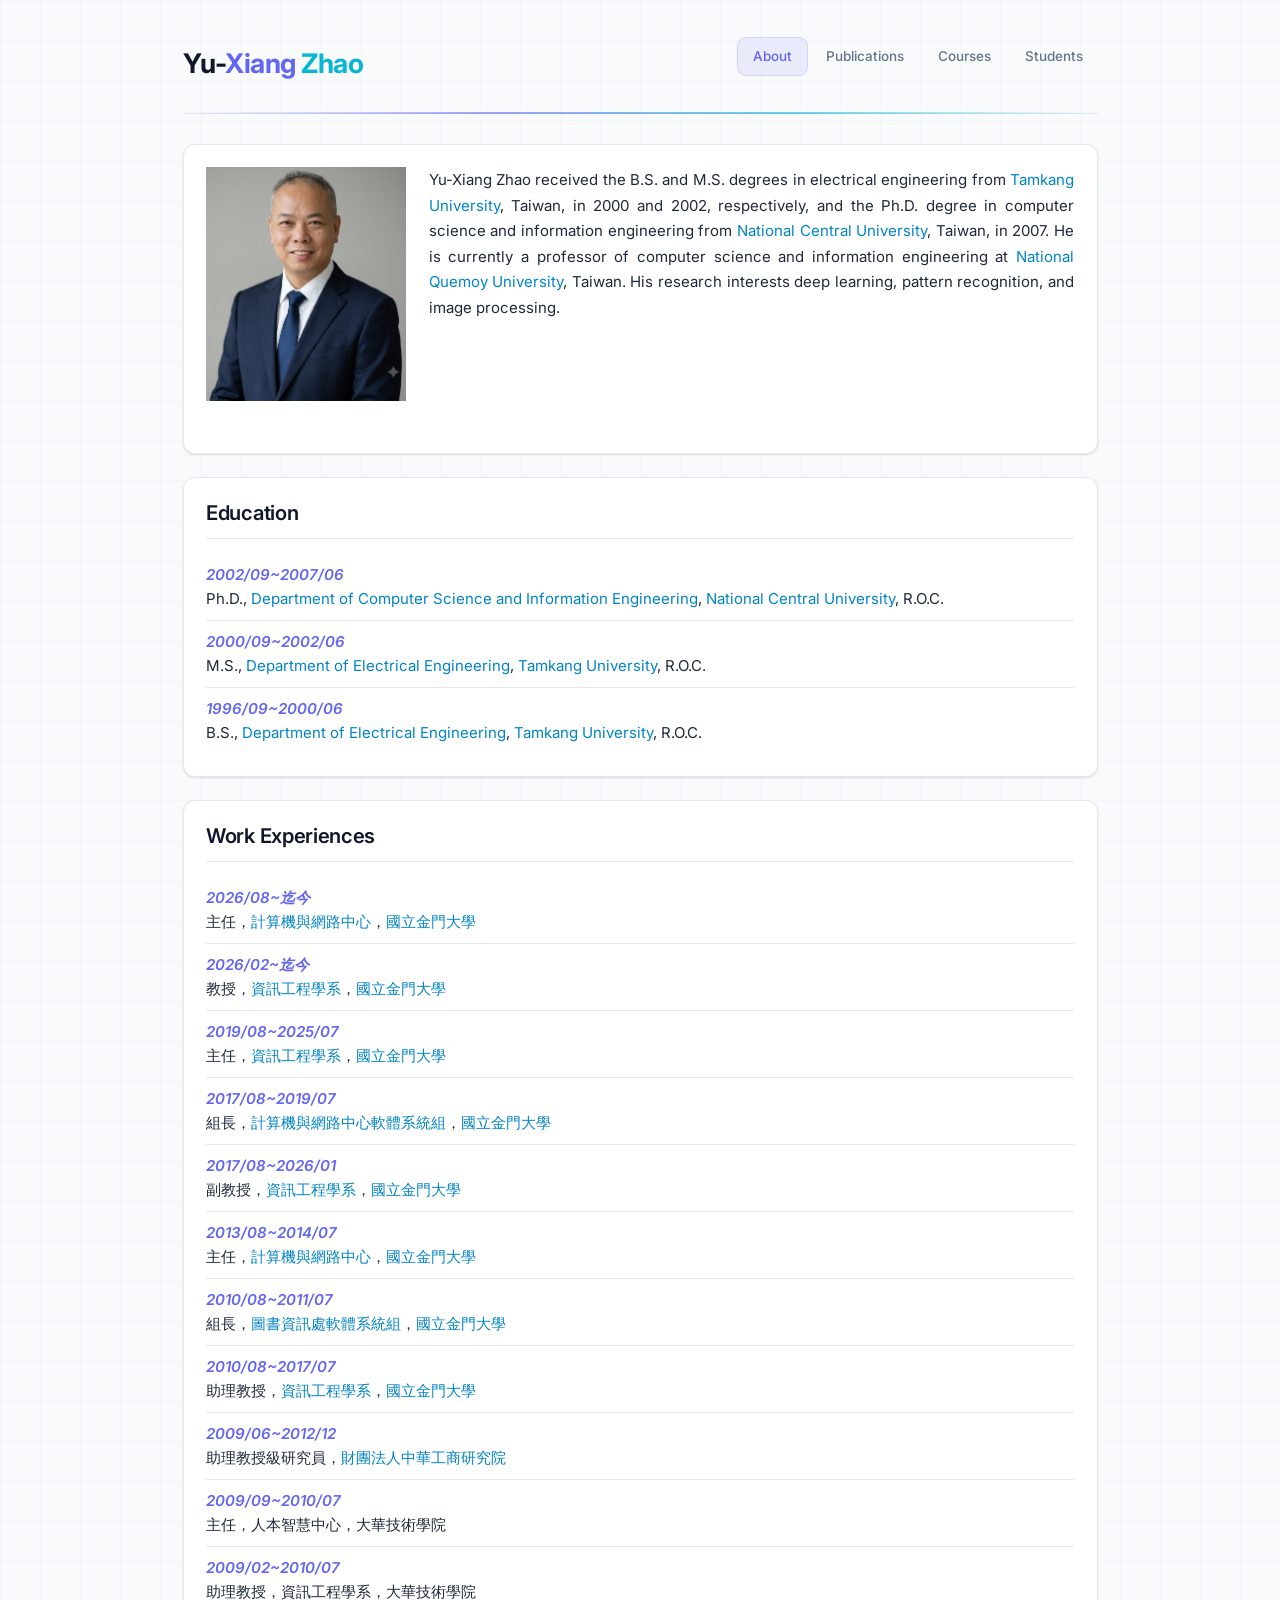
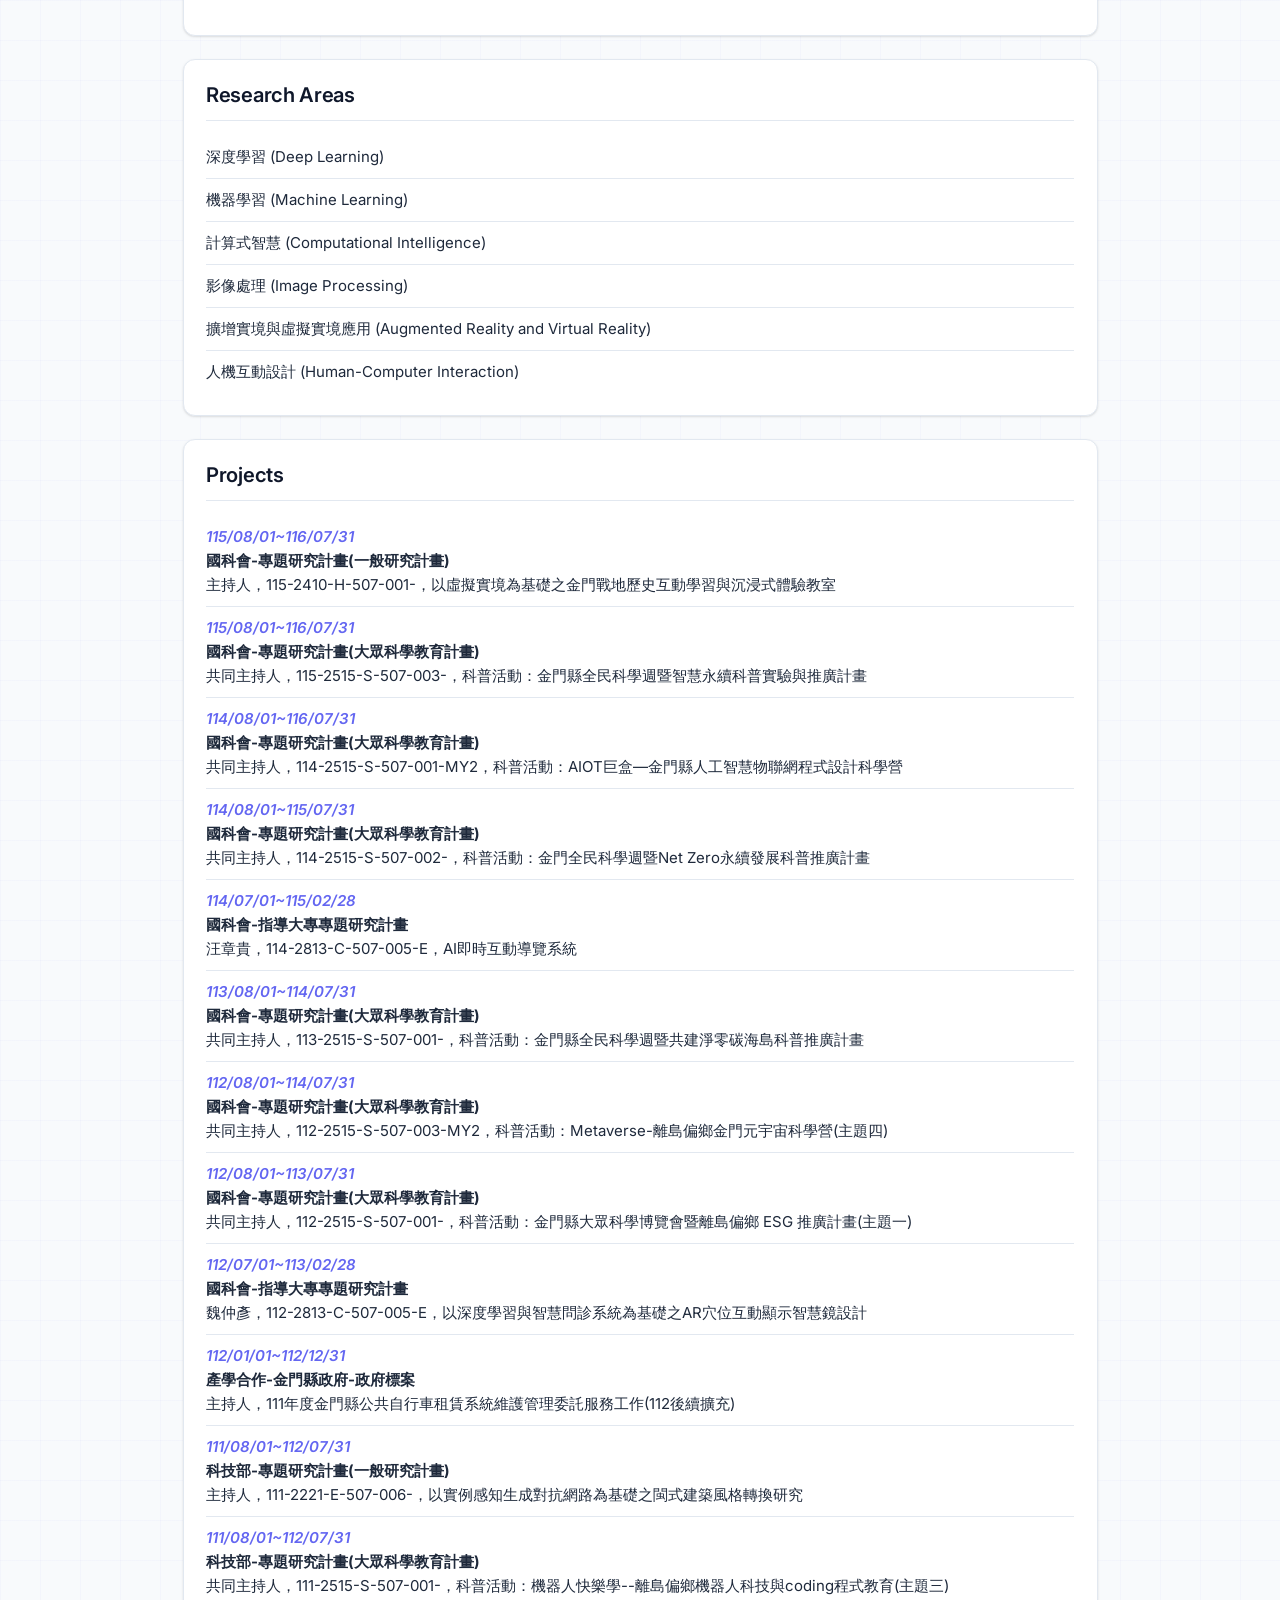
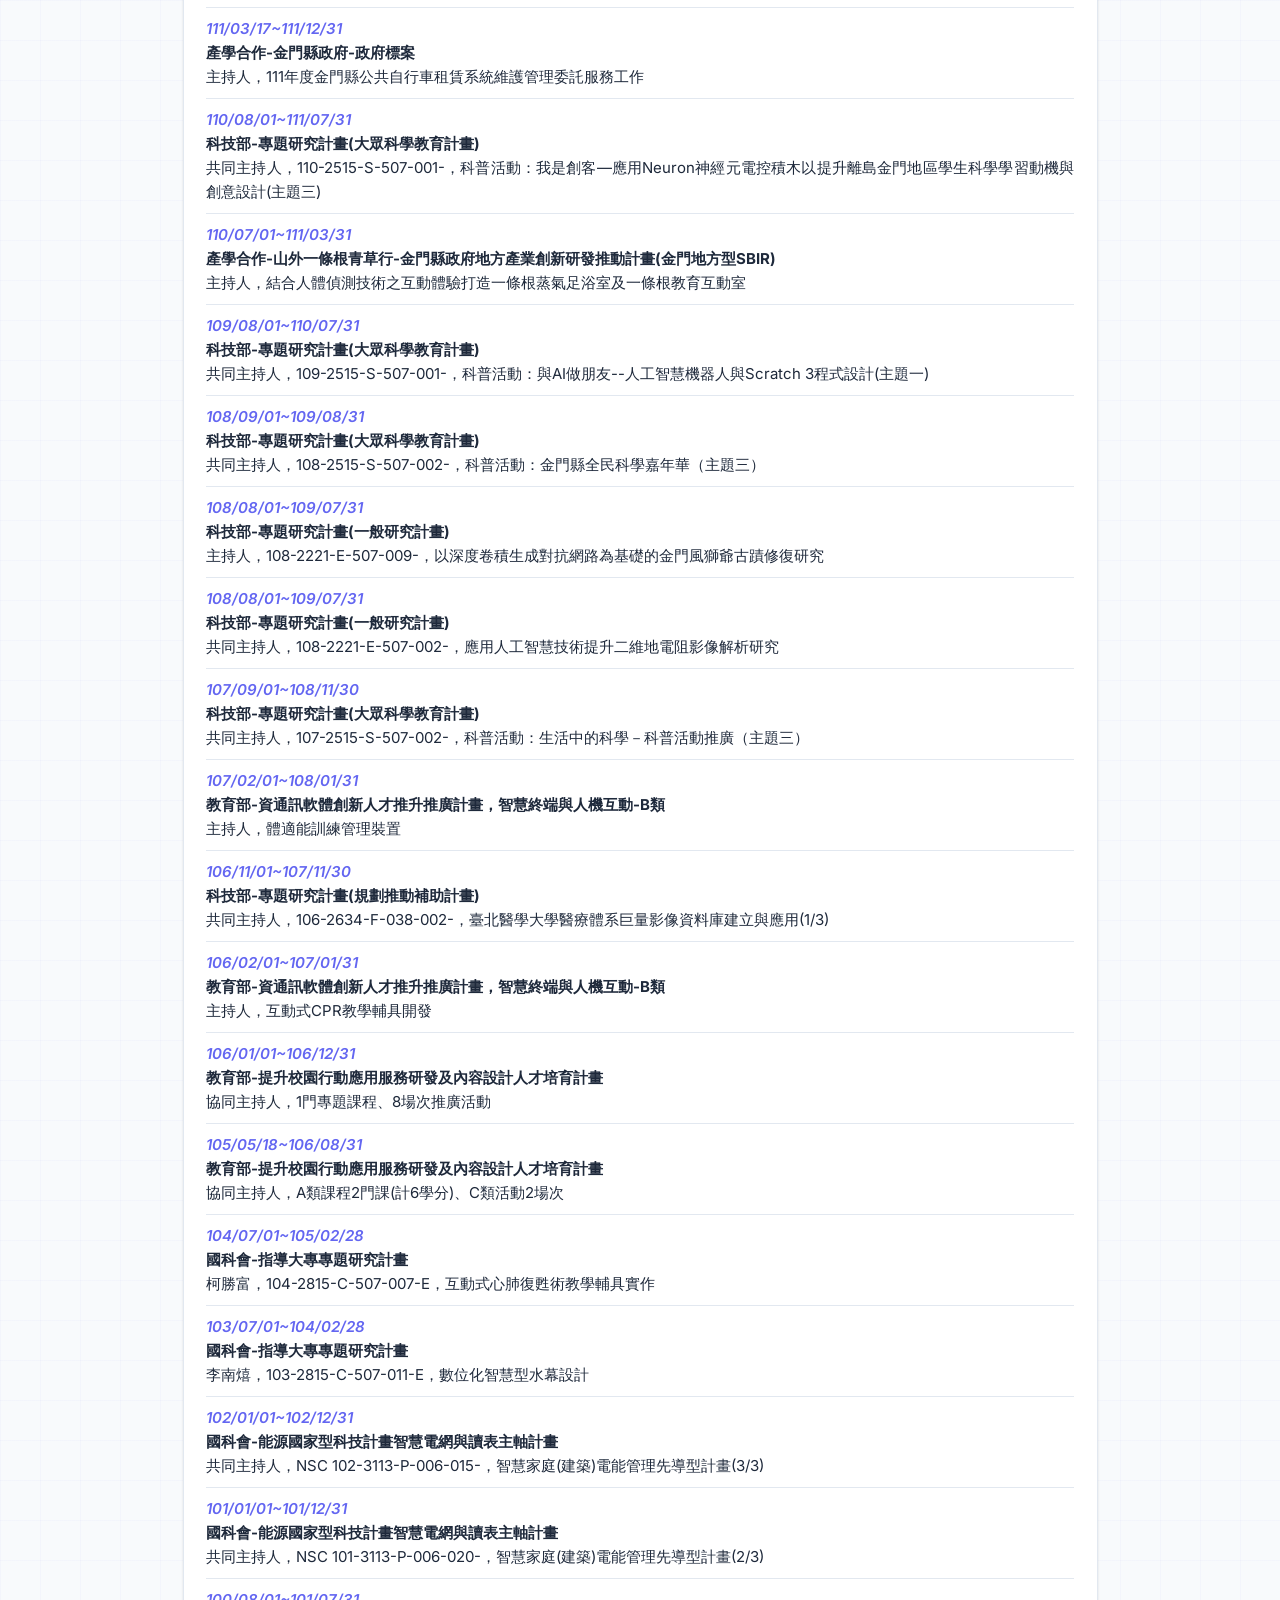
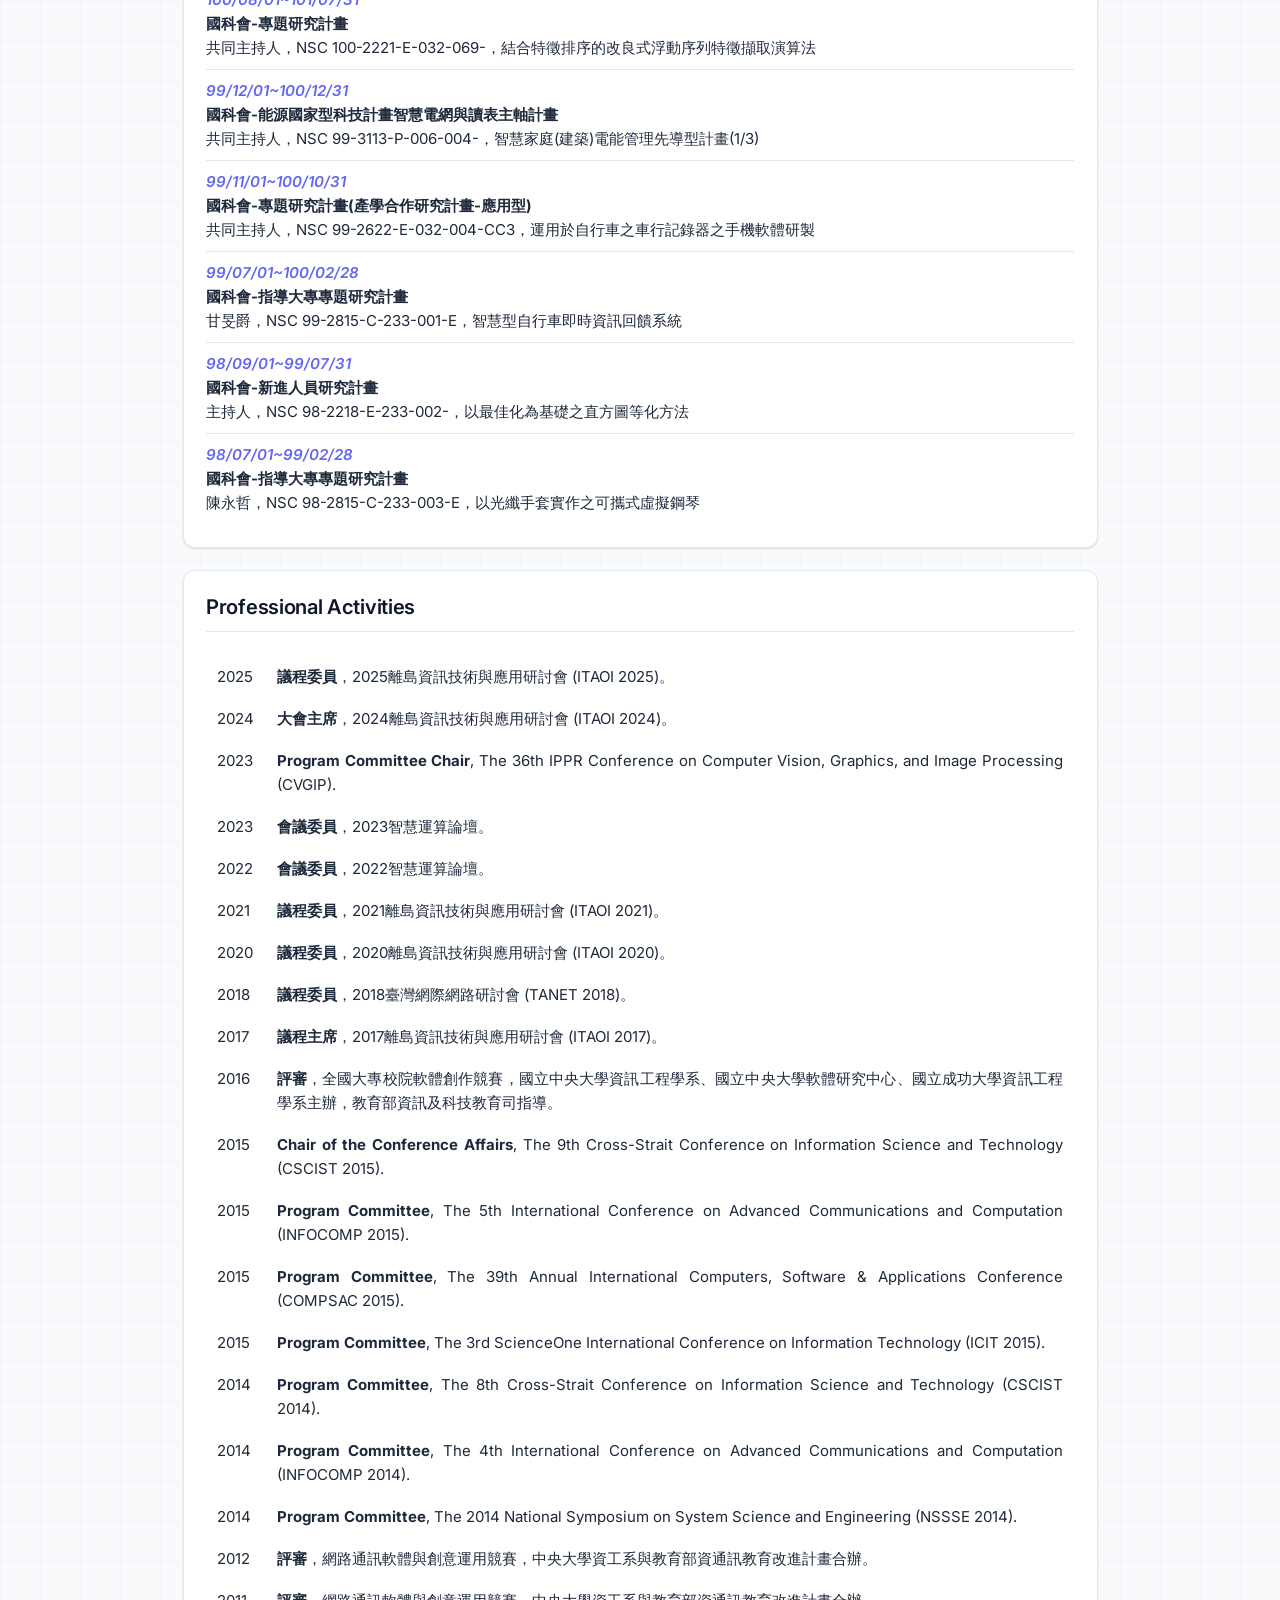
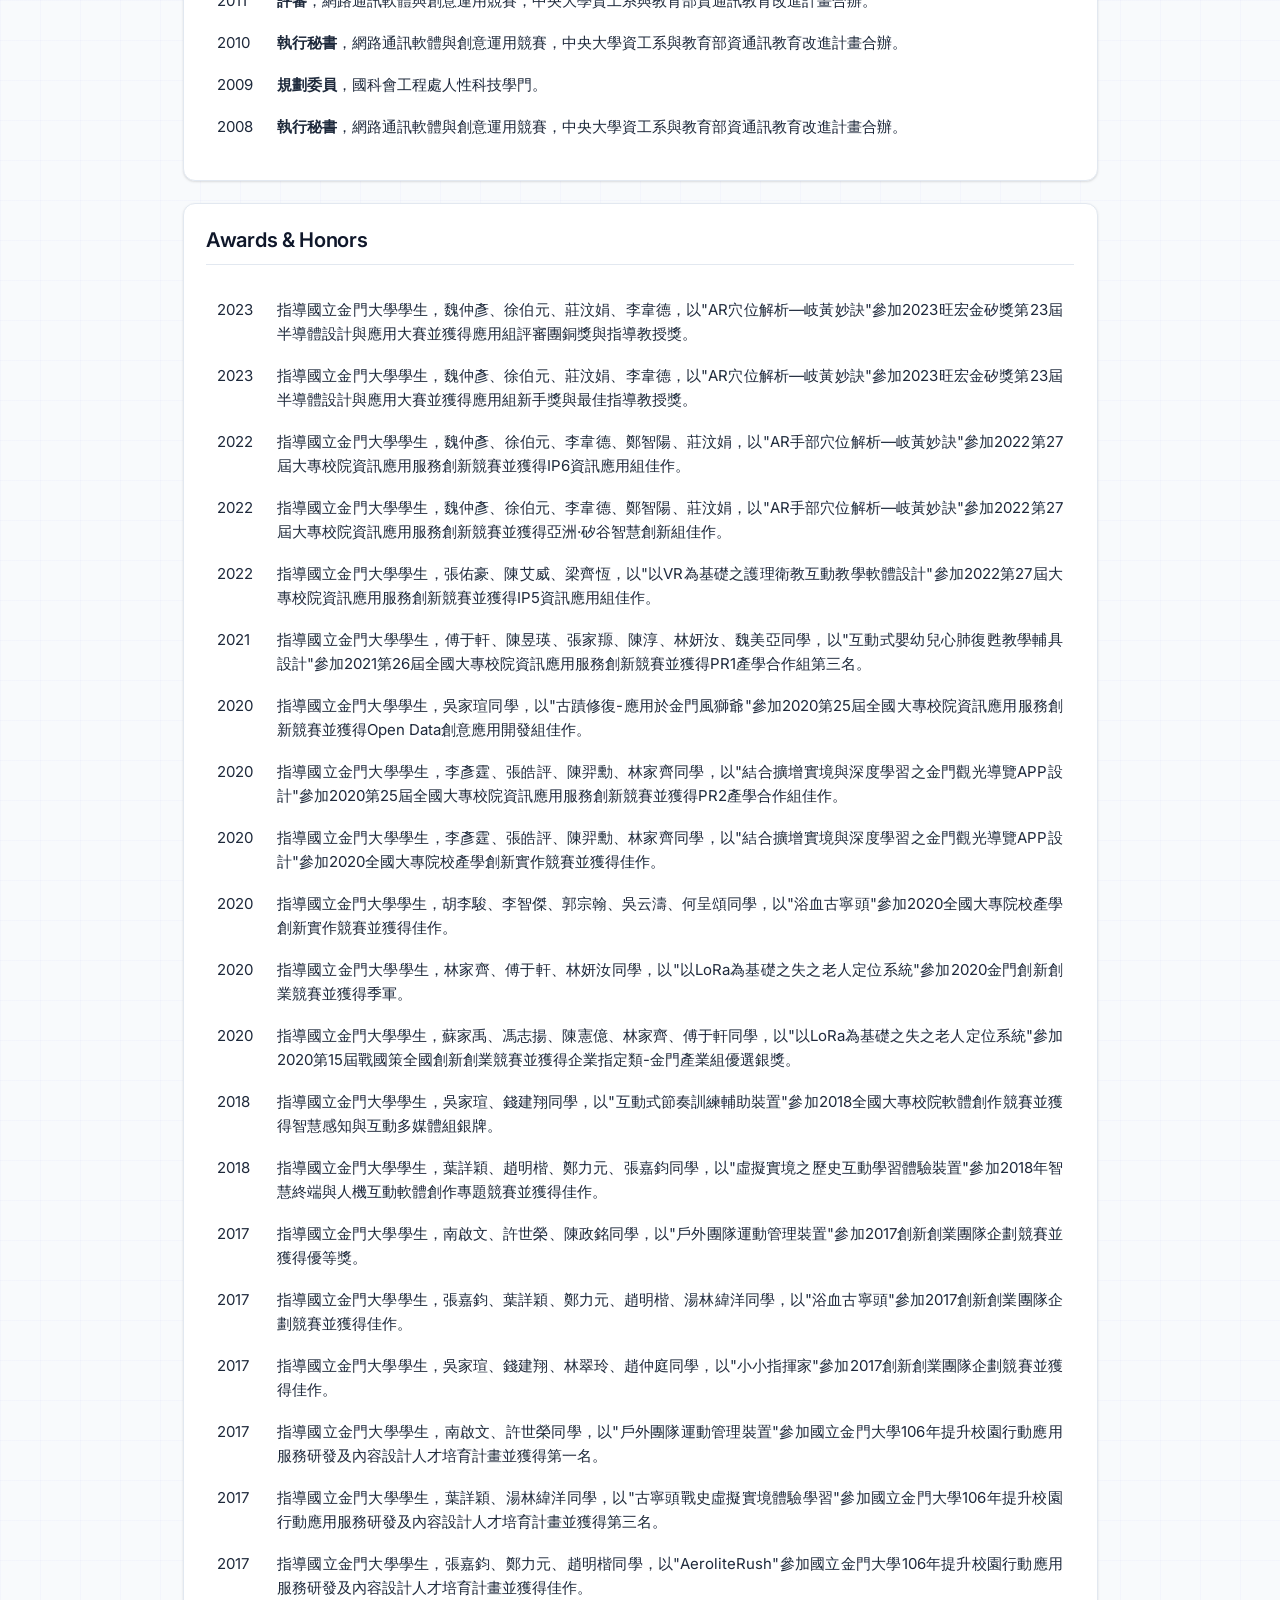
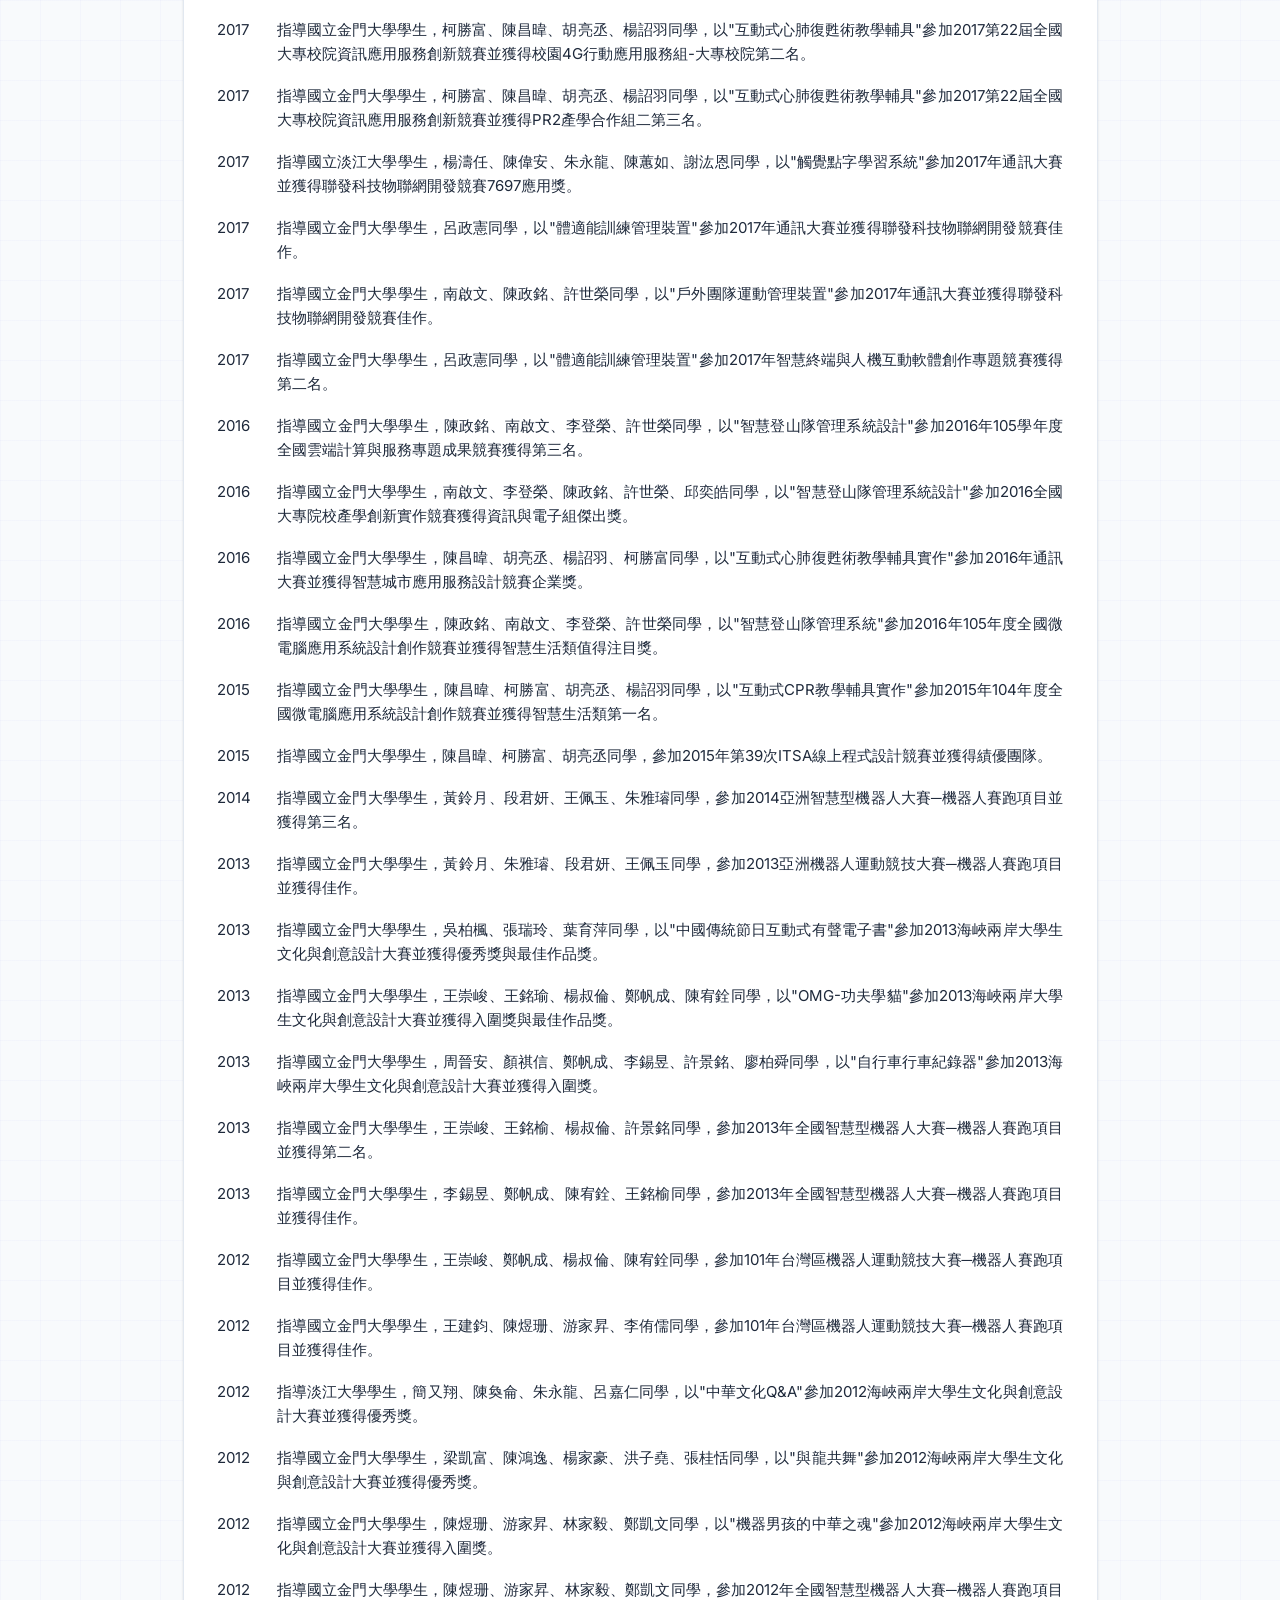
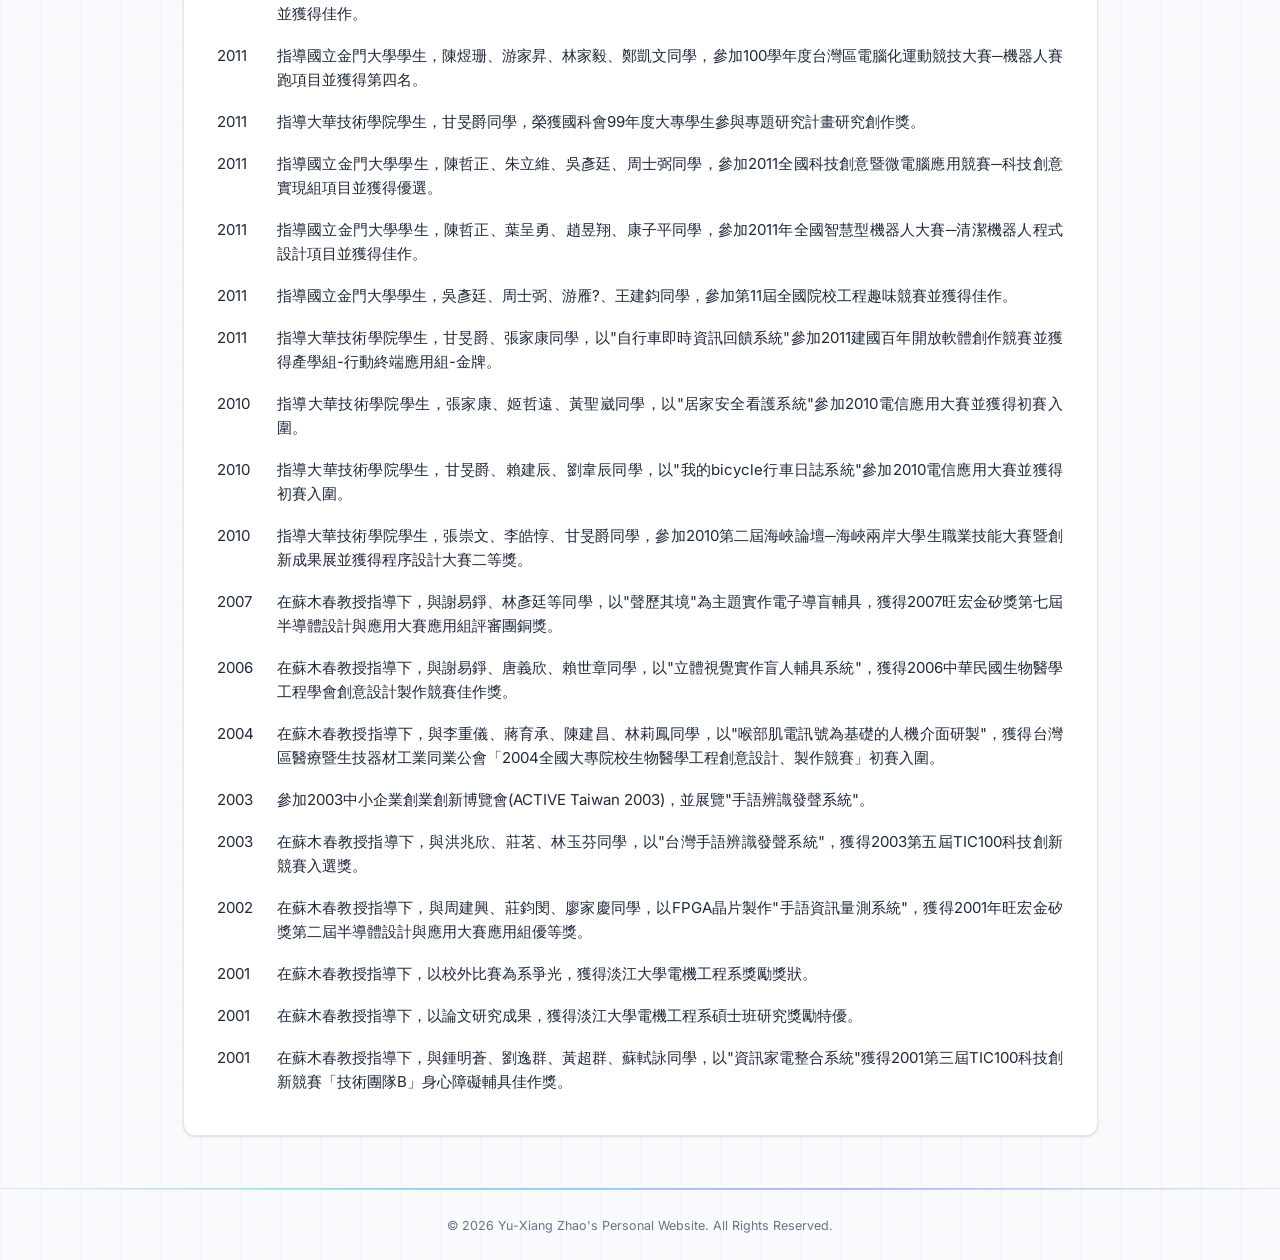
<file: index.html>
<!DOCTYPE html PUBLIC "-//W3C//DTD XHTML 1.0 Strict//EN" "http://www.w3.org/TR/xhtml1/DTD/xhtml1-strict.dtd">
<html xmlns="http://www.w3.org/1999/xhtml">

<head>
    <title>Yu-Xiang Zhao</title>
    <meta http-equiv="content-type" content="text/html; charset=utf-8" />
    <meta http-equiv="X-UA-Compatible" content="IE=edge,chrome=1" />
    <meta name="viewport" content="width=device-width, initial-scale=1.0" />
    <meta name="keywords" content="Yu-Xiang Zhao" />
    <meta name="copyright" content="Yu-Xiang Zhao" />
    <meta name="description" content="Yu-Xiang Zhao" />
    <meta name="author" content="Yu-Xiang Zhao" />
    <meta name="Robots" content="ALL" />
    <link rel="shortcut icon" type="image/x-icon" href="images/favicon/favicon.ico" />
    <link rel="bookmark" type="image/x-icon" href="images/favicon/favicon.ico" />
    <link rel="preconnect" href="https://fonts.googleapis.com" />
    <link rel="preconnect" href="https://fonts.gstatic.com" crossorigin="anonymous" />
    <link href="https://fonts.googleapis.com/css2?family=Inter:wght@400;500;600;700&display=swap" rel="stylesheet" />
    <link href="style.css" rel="stylesheet" type="text/css" media="screen" />
</head>

<body class="page-index">
    <div class="page-wrapper">
        <!-- Header -->
        <header class="site-header">
            <div class="header-inner">
                <div class="logo">
                    <h1>
                        <a href="index.html">Yu-<span class="color1">Xiang</span><span class="color2"> Zhao</span></a>
                    </h1>
                </div>
                <button class="nav-toggle" aria-label="Toggle navigation">&#9776;</button>
                <nav class="main-nav" id="mainNav">
                    <ul>
                        <li class="first current_page_item"><a href="index.html">About</a></li>
                        <li><a href="publications.html">Publications</a></li>
                        <li><a href="courses.html">Courses</a></li>
                        <li><a href="students.html">Students</a></li>
                    </ul>
                </nav>
            </div>
        </header>

        <!-- Main Content -->
        <div class="content-main">
            <div class="section-card">
                <div class="bio-photo">
                    <p><img src="images/pic3.jpg" alt="Yu-Xiang Zhao" width="200" /></p>
                </div>
                <div class="bio-text">
                    <p>Yu-Xiang Zhao received the B.S. and M.S. degrees in electrical engineering from <a href="http://www.tku.edu.tw/">Tamkang University</a>, Taiwan, in 2000 and 2002,
                        respectively, and the Ph.D. degree in computer science and information engineering from <a href="http://www.ncu.edu.tw/">National Central University</a>, Taiwan, in 2007. He is
                        currently a professor of computer science and information engineering at <a href="http://www.nqu.edu.tw/">National Quemoy University</a>, Taiwan. His research interests
                        deep learning, pattern recognition, and image processing.</p>
                </div>
            </div>

            <div class="section-card">
                <h2>Education</h2>
                <div class="entry">
                    <ul class="info-list">
                        <li>
                            <span class="date">2002/09~2007/06</span><br />
                            Ph.D., <a href="http://www.csie.ncu.edu.tw/">Department of Computer Science and Information Engineering</a>, <a href="http://www.ncu.edu.tw/">National Central University</a>, R.O.C.
                        </li>
                        <li>
                            <span class="date">2000/09~2002/06</span><br />
                            M.S., <a href="http://www.ee.tku.edu.tw/">Department of Electrical Engineering</a>, <a href="http://www.tku.edu.tw/">Tamkang University</a>, R.O.C.
                        </li>
                        <li>
                            <span class="date">1996/09~2000/06</span><br />
                            B.S., <a href="http://www.ee.tku.edu.tw/">Department of Electrical Engineering</a>, <a href="http://www.tku.edu.tw/">Tamkang University</a>, R.O.C.
                        </li>
                    </ul>
                </div>
            </div>

            <div class="section-card">
                <h2>Work Experiences</h2>
                <div class="entry">
                    <ul class="info-list">
                        <li>
                            <span class="date">2026/08~迄今</span><br />
                            主任，<a href="http://www.nqu.edu.tw/orgcc/">計算機與網路中心</a>，<a href="http://www.nqu.edu.tw/">國立金門大學</a>
                        </li>
                        <li>
                            <span class="date">2026/02~迄今</span><br />
                            教授，<a href="http://www.nqu.edu.tw/educsie/">資訊工程學系</a>，<a href="http://www.nqu.edu.tw/">國立金門大學</a>
                        </li>
                        <li>
                            <span class="date">2019/08~2025/07</span><br />
                            主任，<a href="http://www.nqu.edu.tw/educsie/">資訊工程學系</a>，<a href="http://www.nqu.edu.tw/">國立金門大學</a>
                        </li>
                        <li>
                            <span class="date">2017/08~2019/07</span><br />
                            組長，<a href="http://www.nqu.edu.tw/orgcc/">計算機與網路中心軟體系統組</a>，<a href="http://www.nqu.edu.tw/">國立金門大學</a>
                        </li>
                        <li>
                            <span class="date">2017/08~2026/01</span><br />
                            副教授，<a href="http://www.nqu.edu.tw/educsie/">資訊工程學系</a>，<a href="http://www.nqu.edu.tw/">國立金門大學</a>
                        </li>
                        <li>
                            <span class="date">2013/08~2014/07</span><br />
                            主任，<a href="http://www.nqu.edu.tw/orgcc/">計算機與網路中心</a>，<a href="http://www.nqu.edu.tw/">國立金門大學</a>
                        </li>
                        <li>
                            <span class="date">2010/08~2011/07</span><br />
                            組長，<a href="http://www.nqu.edu.tw/orgcc/">圖書資訊處軟體系統組</a>，<a href="http://www.nqu.edu.tw/">國立金門大學</a>
                        </li>
                        <li>
                            <span class="date">2010/08~2017/07</span><br />
                            助理教授，<a href="http://www.nqu.edu.tw/educsie/">資訊工程學系</a>，<a href="http://www.nqu.edu.tw/">國立金門大學</a>
                        </li>
                        <li>
                            <span class="date">2009/06~2012/12</span><br />
                            助理教授級研究員，<a href="http://www.cicr.org.tw/">財團法人中華工商研究院</a>
                        </li>
                        <li>
                            <span class="date">2009/09~2010/07</span><br />
                            主任，人本智慧中心，大華技術學院
                        </li>
                        <li>
                            <span class="date">2009/02~2010/07</span><br />
                            助理教授，資訊工程學系，大華技術學院
                        </li>
                    </ul>
                </div>
            </div>

            <div class="section-card">
                <h2>Research Areas</h2>
                <div class="entry">
                    <ul class="info-list">
                        <li>深度學習 (Deep Learning)</li>
                        <li>機器學習 (Machine Learning)</li>
                        <li>計算式智慧 (Computational Intelligence)</li>
                        <li>影像處理 (Image Processing)</li>
                        <li>擴增實境與虛擬實境應用 (Augmented Reality and Virtual Reality)</li>
                        <li>人機互動設計 (Human-Computer Interaction)</li>
                    </ul>
                </div>
            </div>

            <div class="section-card">
                <h2>Projects</h2>
                <div class="entry">
                    <ul class="info-list">
                        <li>
                            <span class="date">115/08/01~116/07/31</span><br />
                            <strong>國科會-專題研究計畫(一般研究計畫)</strong><br />
                            主持人，115-2410-H-507-001-，以虛擬實境為基礎之金門戰地歷史互動學習與沉浸式體驗教室
                        </li>
                        <li>
                            <span class="date">115/08/01~116/07/31</span><br />
                            <strong>國科會-專題研究計畫(大眾科學教育計畫)</strong><br />
                            共同主持人，115-2515-S-507-003-，科普活動：金門縣全民科學週暨智慧永續科普實驗與推廣計畫
                        </li>
                        <li>
                            <span class="date">114/08/01~116/07/31</span><br />
                            <strong>國科會-專題研究計畫(大眾科學教育計畫)</strong><br />
                            共同主持人，114-2515-S-507-001-MY2，科普活動：AIOT巨盒—金門縣人工智慧物聯網程式設計科學營
                        </li>
                        <li>
                            <span class="date">114/08/01~115/07/31</span><br />
                            <strong>國科會-專題研究計畫(大眾科學教育計畫)</strong><br />
                            共同主持人，114-2515-S-507-002-，科普活動：金門全民科學週暨Net Zero永續發展科普推廣計畫
                        </li>
                        <li>
                            <span class="date">114/07/01~115/02/28</span><br />
                            <strong>國科會-指導大專專題研究計畫</strong><br />
                            汪章貴，114-2813-C-507-005-E，AI即時互動導覽系統
                        </li>
                        <li>
                            <span class="date">113/08/01~114/07/31</span><br />
                            <strong>國科會-專題研究計畫(大眾科學教育計畫)</strong><br />
                            共同主持人，113-2515-S-507-001-，科普活動：金門縣全民科學週暨共建淨零碳海島科普推廣計畫
                        </li>
                        <li>
                            <span class="date">112/08/01~114/07/31</span><br />
                            <strong>國科會-專題研究計畫(大眾科學教育計畫)</strong><br />
                            共同主持人，112-2515-S-507-003-MY2，科普活動：Metaverse-離島偏鄉金門元宇宙科學營(主題四)
                        </li>
                        <li>
                            <span class="date">112/08/01~113/07/31</span><br />
                            <strong>國科會-專題研究計畫(大眾科學教育計畫)</strong><br />
                            共同主持人，112-2515-S-507-001-，科普活動：金門縣大眾科學博覽會暨離島偏鄉 ESG 推廣計畫(主題一)
                        </li>
                        <li>
                            <span class="date">112/07/01~113/02/28</span><br />
                            <strong>國科會-指導大專專題研究計畫</strong><br />
                            魏仲彥，112-2813-C-507-005-E，以深度學習與智慧問診系統為基礎之AR穴位互動顯示智慧鏡設計
                        </li>
                        <li>
                            <span class="date">112/01/01~112/12/31</span><br />
                            <strong>產學合作-金門縣政府-政府標案</strong><br />
                            主持人，111年度金門縣公共自行車租賃系統維護管理委託服務工作(112後續擴充)
                        </li>
                        <li>
                            <span class="date">111/08/01~112/07/31</span><br />
                            <strong>科技部-專題研究計畫(一般研究計畫)</strong><br />
                            主持人，111-2221-E-507-006-，以實例感知生成對抗網路為基礎之閩式建築風格轉換研究
                        </li>
                        <li>
                            <span class="date">111/08/01~112/07/31</span><br />
                            <strong>科技部-專題研究計畫(大眾科學教育計畫)</strong><br />
                            共同主持人，111-2515-S-507-001-，科普活動：機器人快樂學--離島偏鄉機器人科技與coding程式教育(主題三)
                        </li>
                        <li>
                            <span class="date">111/03/17~111/12/31</span><br />
                            <strong>產學合作-金門縣政府-政府標案</strong><br />
                            主持人，111年度金門縣公共自行車租賃系統維護管理委託服務工作
                        </li>
                        <li>
                            <span class="date">110/08/01~111/07/31</span><br />
                            <strong>科技部-專題研究計畫(大眾科學教育計畫)</strong><br />
                            共同主持人，110-2515-S-507-001-，科普活動：我是創客—應用Neuron神經元電控積木以提升離島金門地區學生科學學習動機與創意設計(主題三)
                        </li>
                        <li>
                            <span class="date">110/07/01~111/03/31</span><br />
                            <strong>產學合作-山外一條根青草行-金門縣政府地方產業創新研發推動計畫(金門地方型SBIR)</strong><br />
                            主持人，結合人體偵測技術之互動體驗打造一條根蒸氣足浴室及一條根教育互動室
                        </li>
                        <li>
                            <span class="date">109/08/01~110/07/31</span><br />
                            <strong>科技部-專題研究計畫(大眾科學教育計畫)</strong><br />
                            共同主持人，109-2515-S-507-001-，科普活動：與AI做朋友--人工智慧機器人與Scratch 3程式設計(主題一)
                        </li>
                        <li>
                            <span class="date">108/09/01~109/08/31</span><br />
                            <strong>科技部-專題研究計畫(大眾科學教育計畫)</strong><br />
                            共同主持人，108-2515-S-507-002-，科普活動：金門縣全民科學嘉年華（主題三）
                        </li>
                        <li>
                            <span class="date">108/08/01~109/07/31</span><br />
                            <strong>科技部-專題研究計畫(一般研究計畫)</strong><br />
                            主持人，108-2221-E-507-009-，以深度卷積生成對抗網路為基礎的金門風獅爺古蹟修復研究
                        </li>
                        <li>
                            <span class="date">108/08/01~109/07/31</span><br />
                            <strong>科技部-專題研究計畫(一般研究計畫)</strong><br />
                            共同主持人，108-2221-E-507-002-，應用人工智慧技術提升二維地電阻影像解析研究
                        </li>
                        <li>
                            <span class="date">107/09/01~108/11/30</span><br />
                            <strong>科技部-專題研究計畫(大眾科學教育計畫)</strong><br />
                            共同主持人，107-2515-S-507-002-，科普活動：生活中的科學－科普活動推廣（主題三）
                        </li>
                        <li>
                            <span class="date">107/02/01~108/01/31</span><br />
                            <strong>教育部-資通訊軟體創新人才推升推廣計畫，智慧終端與人機互動-B類</strong><br />
                            主持人，體適能訓練管理裝置
                        </li>
                        <li>
                            <span class="date">106/11/01~107/11/30</span><br />
                            <strong>科技部-專題研究計畫(規劃推動補助計畫)</strong><br />
                            共同主持人，106-2634-F-038-002-，臺北醫學大學醫療體系巨量影像資料庫建立與應用(1/3)
                        </li>
                        <li>
                            <span class="date">106/02/01~107/01/31</span><br />
                            <strong>教育部-資通訊軟體創新人才推升推廣計畫，智慧終端與人機互動-B類</strong><br />
                            主持人，互動式CPR教學輔具開發
                        </li>
                        <li>
                            <span class="date">106/01/01~106/12/31</span><br />
                            <strong>教育部-提升校園行動應用服務研發及內容設計人才培育計畫</strong><br />
                            協同主持人，1門專題課程、8場次推廣活動
                        </li>
                        <li>
                            <span class="date">105/05/18~106/08/31</span><br />
                            <strong>教育部-提升校園行動應用服務研發及內容設計人才培育計畫</strong><br />
                            協同主持人，A類課程2門課(計6學分)、C類活動2場次
                        </li>
                        <li>
                            <span class="date">104/07/01~105/02/28</span><br />
                            <strong>國科會-指導大專專題研究計畫</strong><br />
                            柯勝富，104-2815-C-507-007-E，互動式心肺復甦術教學輔具實作
                        </li>
                        <li>
                            <span class="date">103/07/01~104/02/28</span><br />
                            <strong>國科會-指導大專專題研究計畫</strong><br />
                            李南熺，103-2815-C-507-011-E，數位化智慧型水幕設計
                        </li>
                        <li>
                            <span class="date">102/01/01~102/12/31</span><br />
                            <strong>國科會-能源國家型科技計畫智慧電網與讀表主軸計畫</strong><br />
                            共同主持人，NSC 102-3113-P-006-015-，智慧家庭(建築)電能管理先導型計畫(3/3)
                        </li>
                        <li>
                            <span class="date">101/01/01~101/12/31</span><br />
                            <strong>國科會-能源國家型科技計畫智慧電網與讀表主軸計畫</strong><br />
                            共同主持人，NSC 101-3113-P-006-020-，智慧家庭(建築)電能管理先導型計畫(2/3)
                        </li>
                        <li>
                            <span class="date">100/08/01~101/07/31</span><br />
                            <strong>國科會-專題研究計畫</strong><br />
                            共同主持人，NSC 100-2221-E-032-069-，結合特徵排序的改良式浮動序列特徵擷取演算法
                        </li>
                        <li>
                            <span class="date">99/12/01~100/12/31</span><br />
                            <strong>國科會-能源國家型科技計畫智慧電網與讀表主軸計畫</strong><br />
                            共同主持人，NSC 99-3113-P-006-004-，智慧家庭(建築)電能管理先導型計畫(1/3)
                        </li>
                        <li>
                            <span class="date">99/11/01~100/10/31</span><br />
                            <strong>國科會-專題研究計畫(產學合作研究計畫-應用型)</strong><br />
                            共同主持人，NSC 99-2622-E-032-004-CC3，運用於自行車之車行記錄器之手機軟體研製
                        </li>
                        <li>
                            <span class="date">99/07/01~100/02/28</span><br />
                            <strong>國科會-指導大專專題研究計畫</strong><br />
                            甘旻爵，NSC 99-2815-C-233-001-E，智慧型自行車即時資訊回饋系統
                        </li>
                        <li>
                            <span class="date">98/09/01~99/07/31</span><br />
                            <strong>國科會-新進人員研究計畫</strong><br />
                            主持人，NSC 98-2218-E-233-002-，以最佳化為基礎之直方圖等化方法
                        </li>
                        <li>
                            <span class="date">98/07/01~99/02/28</span><br />
                            <strong>國科會-指導大專專題研究計畫</strong><br />
                            陳永哲，NSC 98-2815-C-233-003-E，以光纖手套實作之可攜式虛擬鋼琴
                        </li>
                    </ul>
                </div>
            </div>

            <div class="section-card">
                <h2>Professional Activities</h2>
                <div class="entry">
                    <ul class="info-list">
                        <li>
                            <table>
                                <tr>
                                    <td>2025</td>
                                    <td><strong>議程委員</strong>，2025離島資訊技術與應用研討會 (ITAOI 2025)。</td>
                                </tr>
                                <tr>
                                    <td>2024</td>
                                    <td><strong>大會主席</strong>，2024離島資訊技術與應用研討會 (ITAOI 2024)。</td>
                                </tr>
                                <tr>
                                    <td>2023</td>
                                    <td><strong>Program Committee Chair</strong>, The 36th IPPR Conference on Computer Vision, Graphics, and Image Processing (CVGIP).</td>
                                </tr>
                                <tr>
                                    <td>2023</td>
                                    <td><strong>會議委員</strong>，2023智慧運算論壇。</td>
                                </tr>
                                <tr>
                                    <td>2022</td>
                                    <td><strong>會議委員</strong>，2022智慧運算論壇。</td>
                                </tr>
                                <tr>
                                    <td>2021</td>
                                    <td><strong>議程委員</strong>，2021離島資訊技術與應用研討會 (ITAOI 2021)。</td>
                                </tr>
                                <tr>
                                    <td>2020</td>
                                    <td><strong>議程委員</strong>，2020離島資訊技術與應用研討會 (ITAOI 2020)。</td>
                                </tr>
                                <tr>
                                    <td>2018</td>
                                    <td><strong>議程委員</strong>，2018臺灣網際網路研討會 (TANET 2018)。</td>
                                </tr>
                                <tr>
                                    <td>2017</td>
                                    <td><strong>議程主席</strong>，2017離島資訊技術與應用研討會 (ITAOI 2017)。</td>
                                </tr>
                                <tr>
                                    <td>2016</td>
                                    <td><strong>評審</strong>，全國大專校院軟體創作競賽，國立中央大學資訊工程學系、國立中央大學軟體研究中心、國立成功大學資訊工程學系主辦，教育部資訊及科技教育司指導。</td>
                                </tr>
                                <tr>
                                    <td>2015</td>
                                    <td><strong>Chair of the Conference Affairs</strong>, The 9th Cross-Strait Conference on Information Science and Technology (CSCIST 2015).</td>
                                </tr>
                                <tr>
                                    <td>2015</td>
                                    <td><strong>Program Committee</strong>, The 5th International Conference on Advanced Communications and Computation (INFOCOMP 2015).</td>
                                </tr>
                                <tr>
                                    <td>2015</td>
                                    <td><strong>Program Committee</strong>, The 39th Annual International Computers, Software &amp; Applications Conference (COMPSAC 2015).</td>
                                </tr>
                                <tr>
                                    <td>2015</td>
                                    <td><strong>Program Committee</strong>, The 3rd ScienceOne International Conference on Information Technology (ICIT 2015).</td>
                                </tr>
                                <tr>
                                    <td>2014</td>
                                    <td><strong>Program Committee</strong>, The 8th Cross-Strait Conference on Information Science and Technology (CSCIST 2014).</td>
                                </tr>
                                <tr>
                                    <td>2014</td>
                                    <td><strong>Program Committee</strong>, The 4th International Conference on Advanced Communications and Computation (INFOCOMP 2014).</td>
                                </tr>
                                <tr>
                                    <td>2014</td>
                                    <td><strong>Program Committee</strong>, The 2014 National Symposium on System Science and Engineering (NSSSE 2014).</td>
                                </tr>
                                <tr>
                                    <td>2012</td>
                                    <td><strong>評審</strong>，網路通訊軟體與創意運用競賽，中央大學資工系與教育部資通訊教育改進計畫合辦。</td>
                                </tr>
                                <tr>
                                    <td>2011</td>
                                    <td><strong>評審</strong>，網路通訊軟體與創意運用競賽，中央大學資工系與教育部資通訊教育改進計畫合辦。</td>
                                </tr>
                                <tr>
                                    <td>2010</td>
                                    <td><strong>執行秘書</strong>，網路通訊軟體與創意運用競賽，中央大學資工系與教育部資通訊教育改進計畫合辦。</td>
                                </tr>
                                <tr>
                                    <td>2009</td>
                                    <td><strong>規劃委員</strong>，國科會工程處人性科技學門。</td>
                                </tr>
                                <tr>
                                    <td>2008</td>
                                    <td><strong>執行秘書</strong>，網路通訊軟體與創意運用競賽，中央大學資工系與教育部資通訊教育改進計畫合辦。</td>
                                </tr>
                            </table>
                        </li>
                    </ul>
                </div>
            </div>

            <div class="section-card">
                <h2>Awards &amp; Honors</h2>
                <div class="entry">
                    <ul class="info-list">
                        <li>
                            <table>
                                <tr>
                                    <td>2023</td>
                                    <td>指導國立金門大學學生，魏仲彥、徐伯元、莊汶娟、李韋德，以"AR穴位解析—岐黃妙訣"參加2023旺宏金矽獎第23屆半導體設計與應用大賽並獲得應用組評審團銅獎與指導教授獎。</td>
                                </tr>
                                <tr>
                                    <td>2023</td>
                                    <td>指導國立金門大學學生，魏仲彥、徐伯元、莊汶娟、李韋德，以"AR穴位解析—岐黃妙訣"參加2023旺宏金矽獎第23屆半導體設計與應用大賽並獲得應用組新手獎與最佳指導教授獎。</td>
                                </tr>
                                <tr>
                                    <td>2022</td>
                                    <td>指導國立金門大學學生，魏仲彥、徐伯元、李韋德、鄭智陽、莊汶娟，以"AR手部穴位解析—岐黃妙訣"參加2022第27屆大專校院資訊應用服務創新競賽並獲得IP6資訊應用組佳作。</td>
                                </tr>
                                <tr>
                                    <td>2022</td>
                                    <td>指導國立金門大學學生，魏仲彥、徐伯元、李韋德、鄭智陽、莊汶娟，以"AR手部穴位解析—岐黃妙訣"參加2022第27屆大專校院資訊應用服務創新競賽並獲得亞洲‧矽谷智慧創新組佳作。</td>
                                </tr>
                                <tr>
                                    <td>2022</td>
                                    <td>指導國立金門大學學生，張佑豪、陳艾威、梁齊恆，以"以VR為基礎之護理衛教互動教學軟體設計"參加2022第27屆大專校院資訊應用服務創新競賽並獲得IP5資訊應用組佳作。</td>
                                </tr>
                                <tr>
                                    <td>2021</td>
                                    <td>指導國立金門大學學生，傅于軒、陳昱瑛、張家羱、陳淳、林妍汝、魏美亞同學，以"互動式嬰幼兒心肺復甦教學輔具設計"參加2021第26屆全國大專校院資訊應用服務創新競賽並獲得PR1產學合作組第三名。</td>
                                </tr>
                                <tr>
                                    <td>2020</td>
                                    <td>指導國立金門大學學生，吳家瑄同學，以"古蹟修復-應用於金門風獅爺"參加2020第25屆全國大專校院資訊應用服務創新競賽並獲得Open Data創意應用開發組佳作。</td>
                                </tr>
                                <tr>
                                    <td>2020</td>
                                    <td>指導國立金門大學學生，李彥霆、張皓評、陳羿勳、林家齊同學，以"結合擴增實境與深度學習之金門觀光導覽APP設計"參加2020第25屆全國大專校院資訊應用服務創新競賽並獲得PR2產學合作組佳作。</td>
                                </tr>
                                <tr>
                                    <td>2020</td>
                                    <td>指導國立金門大學學生，李彥霆、張皓評、陳羿勳、林家齊同學，以"結合擴增實境與深度學習之金門觀光導覽APP設計"參加2020全國大專院校產學創新實作競賽並獲得佳作。</td>
                                </tr>
                                <tr>
                                    <td>2020</td>
                                    <td>指導國立金門大學學生，胡李駿、李智傑、郭宗翰、吳云濤、何呈頌同學，以"浴血古寧頭"參加2020全國大專院校產學創新實作競賽並獲得佳作。</td>
                                </tr>
                                <tr>
                                    <td>2020</td>
                                    <td>指導國立金門大學學生，林家齊、傅于軒、林妍汝同學，以"以LoRa為基礎之失之老人定位系統"參加2020金門創新創業競賽並獲得季軍。</td>
                                </tr>
                                <tr>
                                    <td>2020</td>
                                    <td>指導國立金門大學學生，蘇家禹、馮志揚、陳憲億、林家齊、傅于軒同學，以"以LoRa為基礎之失之老人定位系統"參加2020第15屆戰國策全國創新創業競賽並獲得企業指定類-金門產業組優選銀獎。</td>
                                </tr>
                                <tr>
                                    <td>2018</td>
                                    <td>指導國立金門大學學生，吳家瑄、錢建翔同學，以"互動式節奏訓練輔助裝置"參加2018全國大專校院軟體創作競賽並獲得智慧感知與互動多媒體組銀牌。</td>
                                </tr>
                                <tr>
                                    <td>2018</td>
                                    <td>指導國立金門大學學生，葉詳穎、趙明楷、鄭力元、張嘉鈞同學，以"虛擬實境之歷史互動學習體驗裝置"參加2018年智慧終端與人機互動軟體創作專題競賽並獲得佳作。</td>
                                </tr>
                                <tr>
                                    <td>2017</td>
                                    <td>指導國立金門大學學生，南啟文、許世榮、陳政銘同學，以"戶外團隊運動管理裝置"參加2017創新創業團隊企劃競賽並獲得優等獎。</td>
                                </tr>
                                <tr>
                                    <td>2017</td>
                                    <td>指導國立金門大學學生，張嘉鈞、葉詳穎、鄭力元、趙明楷、湯林緯洋同學，以"浴血古寧頭"參加2017創新創業團隊企劃競賽並獲得佳作。</td>
                                </tr>
                                <tr>
                                    <td>2017</td>
                                    <td>指導國立金門大學學生，吳家瑄、錢建翔、林翠玲、趙仲庭同學，以"小小指揮家"參加2017創新創業團隊企劃競賽並獲得佳作。</td>
                                </tr>
                                <tr>
                                    <td>2017</td>
                                    <td>指導國立金門大學學生，南啟文、許世榮同學，以"戶外團隊運動管理裝置"參加國立金門大學106年提升校園行動應用服務研發及內容設計人才培育計畫並獲得第一名。</td>
                                </tr>
                                <tr>
                                    <td>2017</td>
                                    <td>指導國立金門大學學生，葉詳穎、湯林緯洋同學，以"古寧頭戰史虛擬實境體驗學習"參加國立金門大學106年提升校園行動應用服務研發及內容設計人才培育計畫並獲得第三名。</td>
                                </tr>
                                <tr>
                                    <td>2017</td>
                                    <td>指導國立金門大學學生，張嘉鈞、鄭力元、趙明楷同學，以"AeroliteRush"參加國立金門大學106年提升校園行動應用服務研發及內容設計人才培育計畫並獲得佳作。</td>
                                </tr>
                                <tr>
                                    <td>2017</td>
                                    <td>指導國立金門大學學生，柯勝富、陳昌暐、胡亮丞、楊詔羽同學，以"互動式心肺復甦術教學輔具"參加2017第22屆全國大專校院資訊應用服務創新競賽並獲得校園4G行動應用服務組-大專校院第二名。</td>
                                </tr>
                                <tr>
                                    <td>2017</td>
                                    <td>指導國立金門大學學生，柯勝富、陳昌暐、胡亮丞、楊詔羽同學，以"互動式心肺復甦術教學輔具"參加2017第22屆全國大專校院資訊應用服務創新競賽並獲得PR2產學合作組二第三名。</td>
                                </tr>
                                <tr>
                                    <td>2017</td>
                                    <td>指導國立淡江大學學生，楊濤任、陳偉安、朱永龍、陳蕙如、謝汯恩同學，以"觸覺點字學習系統"參加2017年通訊大賽並獲得聯發科技物聯網開發競賽7697應用獎。</td>
                                </tr>
                                <tr>
                                    <td>2017</td>
                                    <td>指導國立金門大學學生，呂政憲同學，以"體適能訓練管理裝置"參加2017年通訊大賽並獲得聯發科技物聯網開發競賽佳作。</td>
                                </tr>
                                <tr>
                                    <td>2017</td>
                                    <td>指導國立金門大學學生，南啟文、陳政銘、許世榮同學，以"戶外團隊運動管理裝置"參加2017年通訊大賽並獲得聯發科技物聯網開發競賽佳作。</td>
                                </tr>
                                <tr>
                                    <td>2017</td>
                                    <td>指導國立金門大學學生，呂政憲同學，以"體適能訓練管理裝置"參加2017年智慧終端與人機互動軟體創作專題競賽獲得第二名。</td>
                                </tr>
                                <tr>
                                    <td>2016</td>
                                    <td>指導國立金門大學學生，陳政銘、南啟文、李登榮、許世榮同學，以"智慧登山隊管理系統設計"參加2016年105學年度全國雲端計算與服務專題成果競賽獲得第三名。</td>
                                </tr>
                                <tr>
                                    <td>2016</td>
                                    <td>指導國立金門大學學生，南啟文、李登榮、陳政銘、許世榮、邱奕皓同學，以"智慧登山隊管理系統設計"參加2016全國大專院校產學創新實作競賽獲得資訊與電子組傑出獎。</td>
                                </tr>
                                <tr>
                                    <td>2016</td>
                                    <td>指導國立金門大學學生，陳昌暐、胡亮丞、楊詔羽、柯勝富同學，以"互動式心肺復甦術教學輔具實作"參加2016年通訊大賽並獲得智慧城市應用服務設計競賽企業獎。</td>
                                </tr>
                                <tr>
                                    <td>2016</td>
                                    <td>指導國立金門大學學生，陳政銘、南啟文、李登榮、許世榮同學，以"智慧登山隊管理系統"參加2016年105年度全國微電腦應用系統設計創作競賽並獲得智慧生活類值得注目獎。</td>
                                </tr>
                                <tr>
                                    <td>2015</td>
                                    <td>指導國立金門大學學生，陳昌暐、柯勝富、胡亮丞、楊詔羽同學，以"互動式CPR教學輔具實作"參加2015年104年度全國微電腦應用系統設計創作競賽並獲得智慧生活類第一名。</td>
                                </tr>
                                <tr>
                                    <td>2015</td>
                                    <td>指導國立金門大學學生，陳昌暐、柯勝富、胡亮丞同學，參加2015年第39次ITSA線上程式設計競賽並獲得績優團隊。</td>
                                </tr>
                                <tr>
                                    <td>2014</td>
                                    <td>指導國立金門大學學生，黃鈴月、段君妍、王佩玉、朱雅璿同學，參加2014亞洲智慧型機器人大賽─機器人賽跑項目並獲得第三名。</td>
                                </tr>
                                <tr>
                                    <td>2013</td>
                                    <td>指導國立金門大學學生，黃鈴月、朱雅璿、段君妍、王佩玉同學，參加2013亞洲機器人運動競技大賽─機器人賽跑項目並獲得佳作。</td>
                                </tr>
                                <tr>
                                    <td>2013</td>
                                    <td>指導國立金門大學學生，吳柏楓、張瑞玲、葉育萍同學，以"中國傳統節日互動式有聲電子書"參加2013海峽兩岸大學生文化與創意設計大賽並獲得優秀獎與最佳作品獎。</td>
                                </tr>
                                <tr>
                                    <td>2013</td>
                                    <td>指導國立金門大學學生，王崇峻、王銘瑜、楊叔倫、鄭帆成、陳宥銓同學，以"OMG-功夫學貓"參加2013海峽兩岸大學生文化與創意設計大賽並獲得入圍獎與最佳作品獎。</td>
                                </tr>
                                <tr>
                                    <td>2013</td>
                                    <td>指導國立金門大學學生，周晉安、顏祺信、鄭帆成、李錫昱、許景銘、廖柏舜同學，以"自行車行車紀錄器"參加2013海峽兩岸大學生文化與創意設計大賽並獲得入圍獎。</td>
                                </tr>
                                <tr>
                                    <td>2013</td>
                                    <td>指導國立金門大學學生，王崇峻、王銘榆、楊叔倫、許景銘同學，參加2013年全國智慧型機器人大賽─機器人賽跑項目並獲得第二名。</td>
                                </tr>
                                <tr>
                                    <td>2013</td>
                                    <td>指導國立金門大學學生，李錫昱、鄭帆成、陳宥銓、王銘榆同學，參加2013年全國智慧型機器人大賽─機器人賽跑項目並獲得佳作。</td>
                                </tr>
                                <tr>
                                    <td>2012</td>
                                    <td>指導國立金門大學學生，王崇峻、鄭帆成、楊叔倫、陳宥銓同學，參加101年台灣區機器人運動競技大賽─機器人賽跑項目並獲得佳作。</td>
                                </tr>
                                <tr>
                                    <td>2012</td>
                                    <td>指導國立金門大學學生，王建鈞、陳煜珊、游家昇、李侑儒同學，參加101年台灣區機器人運動競技大賽─機器人賽跑項目並獲得佳作。</td>
                                </tr>
                                <tr>
                                    <td>2012</td>
                                    <td>指導淡江大學學生，簡又翔、陳奐侖、朱永龍、呂嘉仁同學，以"中華文化Q&amp;A"參加2012海峽兩岸大學生文化與創意設計大賽並獲得優秀獎。</td>
                                </tr>
                                <tr>
                                    <td>2012</td>
                                    <td>指導國立金門大學學生，梁凱富、陳鴻逸、楊家豪、洪子堯、張桂恬同學，以"與龍共舞"參加2012海峽兩岸大學生文化與創意設計大賽並獲得優秀獎。</td>
                                </tr>
                                <tr>
                                    <td>2012</td>
                                    <td>指導國立金門大學學生，陳煜珊、游家昇、林家毅、鄭凱文同學，以"機器男孩的中華之魂"參加2012海峽兩岸大學生文化與創意設計大賽並獲得入圍獎。</td>
                                </tr>
                                <tr>
                                    <td>2012</td>
                                    <td>指導國立金門大學學生，陳煜珊、游家昇、林家毅、鄭凱文同學，參加2012年全國智慧型機器人大賽─機器人賽跑項目並獲得佳作。</td>
                                </tr>
                                <tr>
                                    <td>2011</td>
                                    <td>指導國立金門大學學生，陳煜珊、游家昇、林家毅、鄭凱文同學，參加100學年度台灣區電腦化運動競技大賽─機器人賽跑項目並獲得第四名。</td>
                                </tr>
                                <tr>
                                    <td>2011</td>
                                    <td>指導大華技術學院學生，甘旻爵同學，榮獲國科會99年度大專學生參與專題研究計畫研究創作獎。</td>
                                </tr>
                                <tr>
                                    <td>2011</td>
                                    <td>指導國立金門大學學生，陳哲正、朱立維、吳彥廷、周士弼同學，參加2011全國科技創意暨微電腦應用競賽─科技創意實現組項目並獲得優選。</td>
                                </tr>
                                <tr>
                                    <td>2011</td>
                                    <td>指導國立金門大學學生，陳哲正、葉呈勇、趙昱翔、康子平同學，參加2011年全國智慧型機器人大賽─清潔機器人程式設計項目並獲得佳作。</td>
                                </tr>
                                <tr>
                                    <td>2011</td>
                                    <td>指導國立金門大學學生，吳彥廷、周士弼、游雁?、王建鈞同學，參加第11屆全國院校工程趣味競賽並獲得佳作。</td>
                                </tr>
                                <tr>
                                    <td>2011</td>
                                    <td>指導大華技術學院學生，甘旻爵、張家康同學，以"自行車即時資訊回饋系統"參加2011建國百年開放軟體創作競賽並獲得產學組-行動終端應用組-金牌。</td>
                                </tr>
                                <tr>
                                    <td>2010</td>
                                    <td>指導大華技術學院學生，張家康、姬哲遠、黃聖崴同學，以"居家安全看護系統"參加2010電信應用大賽並獲得初賽入圍。</td>
                                </tr>
                                <tr>
                                    <td>2010</td>
                                    <td>指導大華技術學院學生，甘旻爵、賴建辰、劉韋辰同學，以"我的bicycle行車日誌系統"參加2010電信應用大賽並獲得初賽入圍。</td>
                                </tr>
                                <tr>
                                    <td>2010</td>
                                    <td>指導大華技術學院學生，張崇文、李皓惇、甘旻爵同學，參加2010第二屆海峽論壇─海峽兩岸大學生職業技能大賽暨創新成果展並獲得程序設計大賽二等獎。</td>
                                </tr>
                                <tr>
                                    <td>2007</td>
                                    <td>在蘇木春教授指導下，與謝易錚、林彥廷等同學，以"聲歷其境"為主題實作電子導盲輔具，獲得2007旺宏金矽獎第七屆半導體設計與應用大賽應用組評審團銅獎。</td>
                                </tr>
                                <tr>
                                    <td>2006</td>
                                    <td>在蘇木春教授指導下，與謝易錚、唐義欣、賴世章同學，以"立體視覺實作盲人輔具系統"，獲得2006中華民國生物醫學工程學會創意設計製作競賽佳作獎。</td>
                                </tr>
                                <tr>
                                    <td>2004</td>
                                    <td>在蘇木春教授指導下，與李重儀、蔣育承、陳建昌、林莉鳳同學，以"喉部肌電訊號為基礎的人機介面研製"，獲得台灣區醫療暨生技器材工業同業公會「2004全國大專院校生物醫學工程創意設計、製作競賽」初賽入圍。</td>
                                </tr>
                                <tr>
                                    <td>2003</td>
                                    <td>參加2003中小企業創業創新博覽會(ACTIVE Taiwan 2003)，並展覽"手語辨識發聲系統"。</td>
                                </tr>
                                <tr>
                                    <td>2003</td>
                                    <td>在蘇木春教授指導下，與洪兆欣、莊茗、林玉芬同學，以"台灣手語辨識發聲系統"，獲得2003第五屆TIC100科技創新競賽入選獎。</td>
                                </tr>
                                <tr>
                                    <td>2002</td>
                                    <td>在蘇木春教授指導下，與周建興、莊鈞閔、廖家慶同學，以FPGA晶片製作"手語資訊量測系統"，獲得2001年旺宏金矽獎第二屆半導體設計與應用大賽應用組優等獎。</td>
                                </tr>
                                <tr>
                                    <td>2001</td>
                                    <td>在蘇木春教授指導下，以校外比賽為系爭光，獲得淡江大學電機工程系獎勵獎狀。</td>
                                </tr>
                                <tr>
                                    <td>2001</td>
                                    <td>在蘇木春教授指導下，以論文研究成果，獲得淡江大學電機工程系碩士班研究獎勵特優。</td>
                                </tr>
                                <tr>
                                    <td>2001</td>
                                    <td>在蘇木春教授指導下，與鍾明蒼、劉逸群、黃超群、蘇軾詠同學，以"資訊家電整合系統"獲得2001第三屆TIC100科技創新競賽「技術團隊B」身心障礙輔具佳作獎。</td>
                                </tr>
                            </table>
                        </li>
                    </ul>
                </div>
            </div>
        </div>
    </div>

    <!-- Footer -->
    <footer class="site-footer">
        <p><small>&copy; 2026 Yu-Xiang Zhao's Personal Website. All Rights Reserved.</p>
    </footer>
    </div>

    <!-- Scroll to top button -->
    <button class="scroll-top" id="scrollTop" aria-label="Scroll to top">&#8593;</button>

    <script>
        // Mobile nav toggle
        (function () {
            var toggle = document.querySelector('.nav-toggle');
            var nav = document.getElementById('mainNav');
            if (toggle && nav) {
                toggle.addEventListener('click', function () {
                    nav.classList.toggle('open');
                });
            }

            // Scroll to top
            var scrollBtn = document.getElementById('scrollTop');
            window.addEventListener('scroll', function () {
                if (window.scrollY > 300) {
                    scrollBtn.classList.add('visible');
                } else {
                    scrollBtn.classList.remove('visible');
                }
            });
            scrollBtn.addEventListener('click', function () {
                window.scrollTo({ top: 0, behavior: 'smooth' });
            });
        })();
    </script>
</body>

</html>
</file>
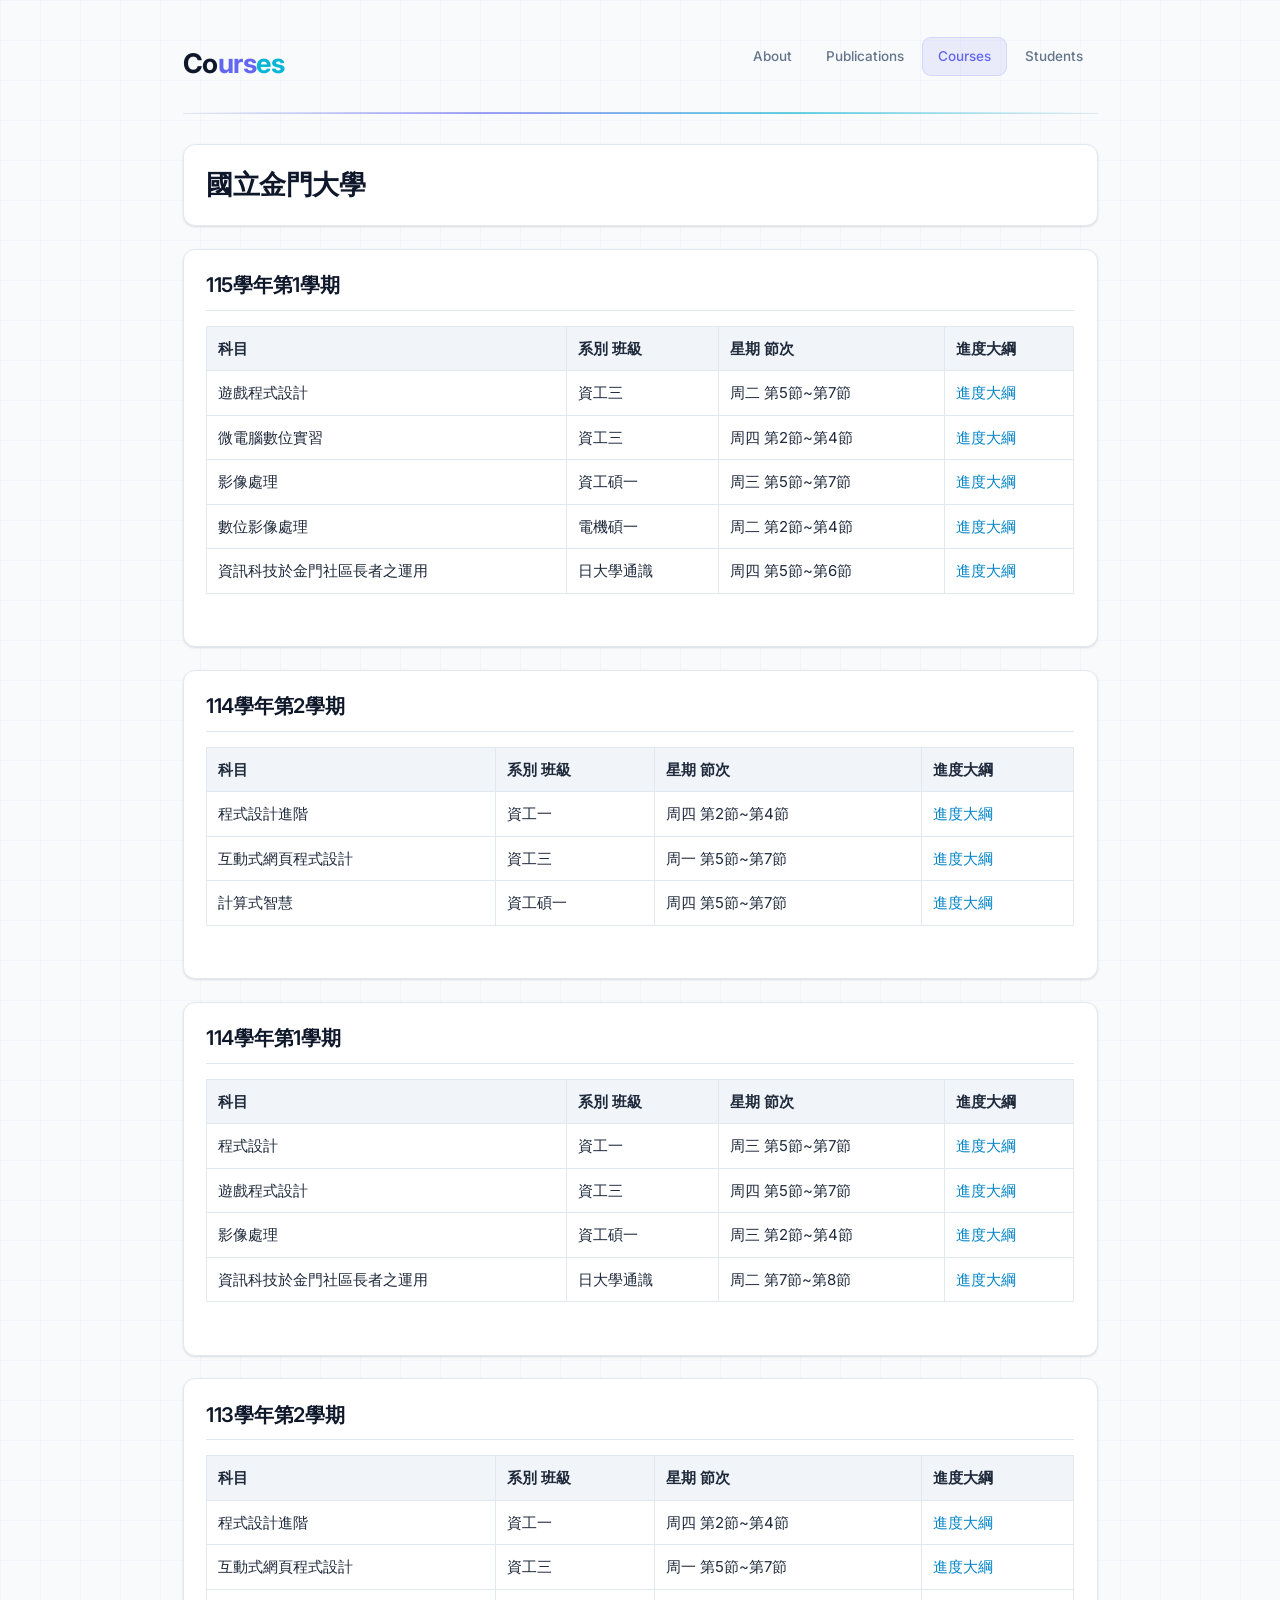
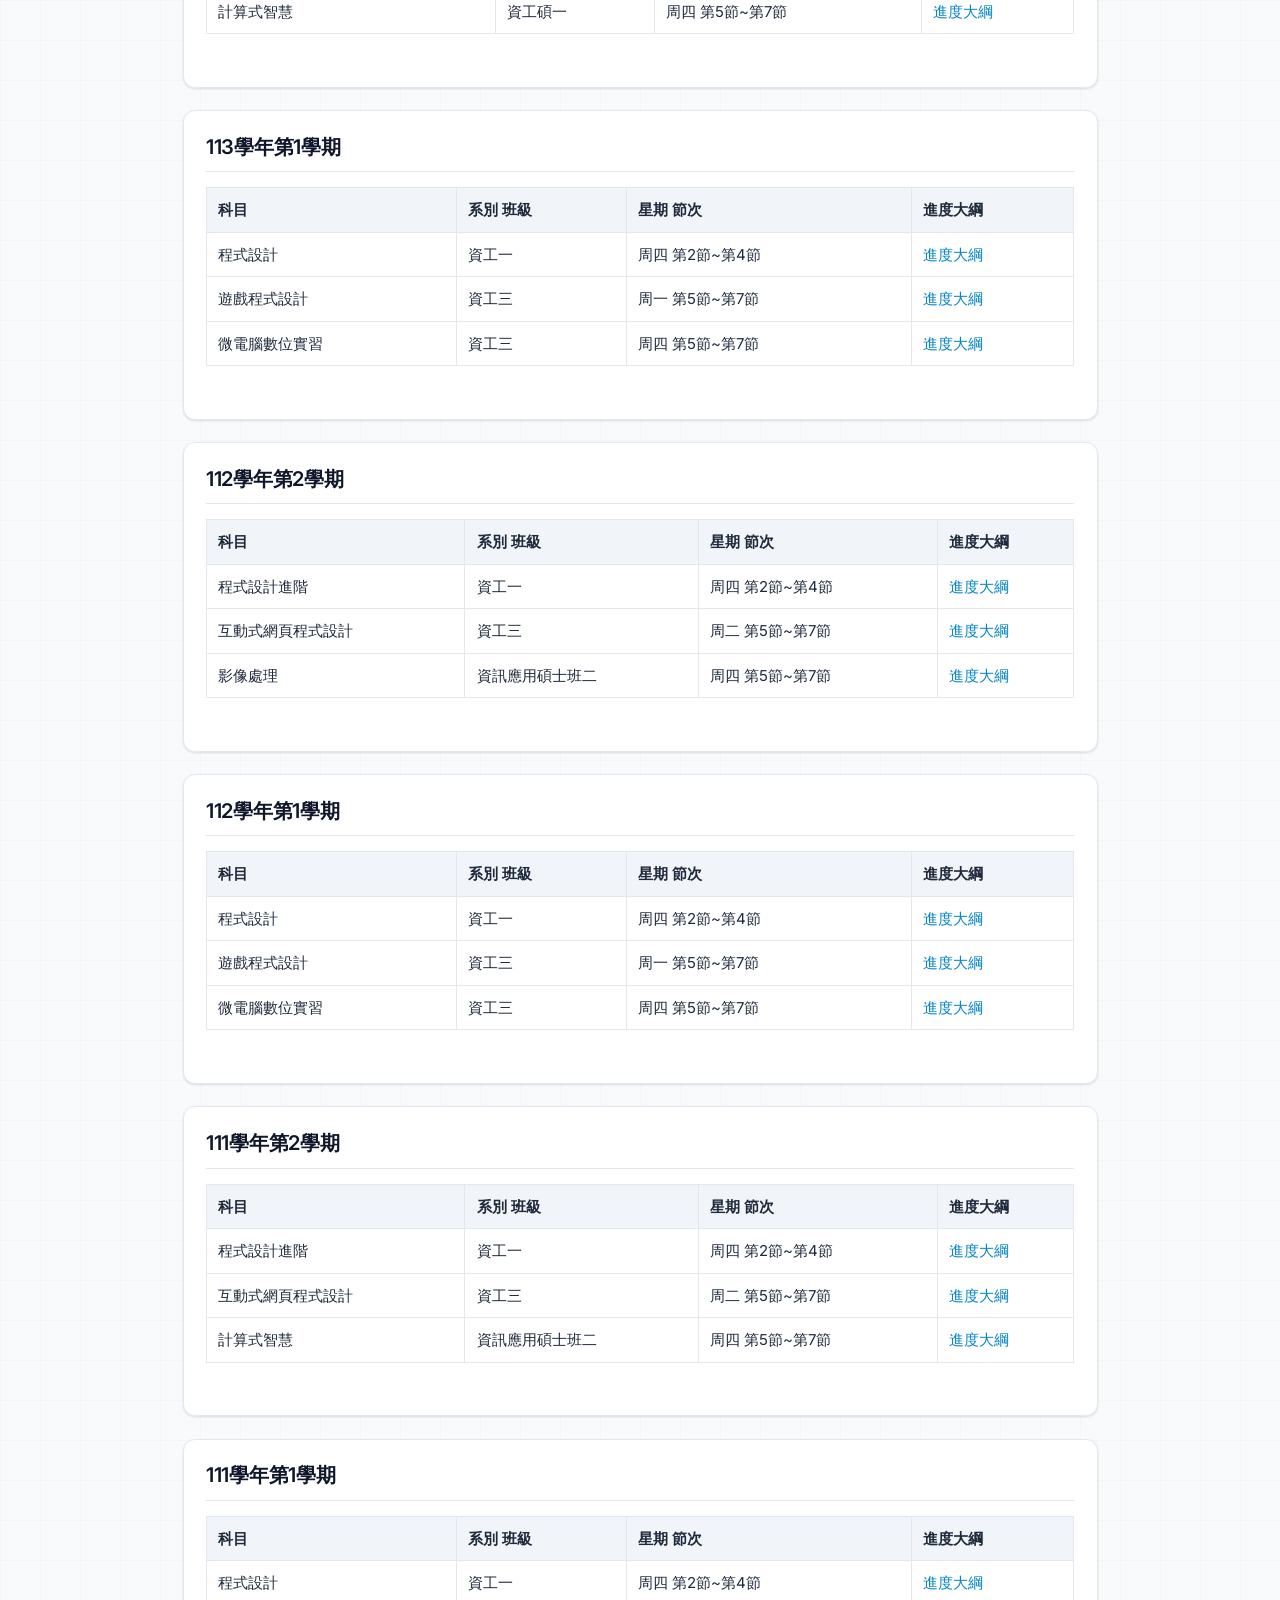
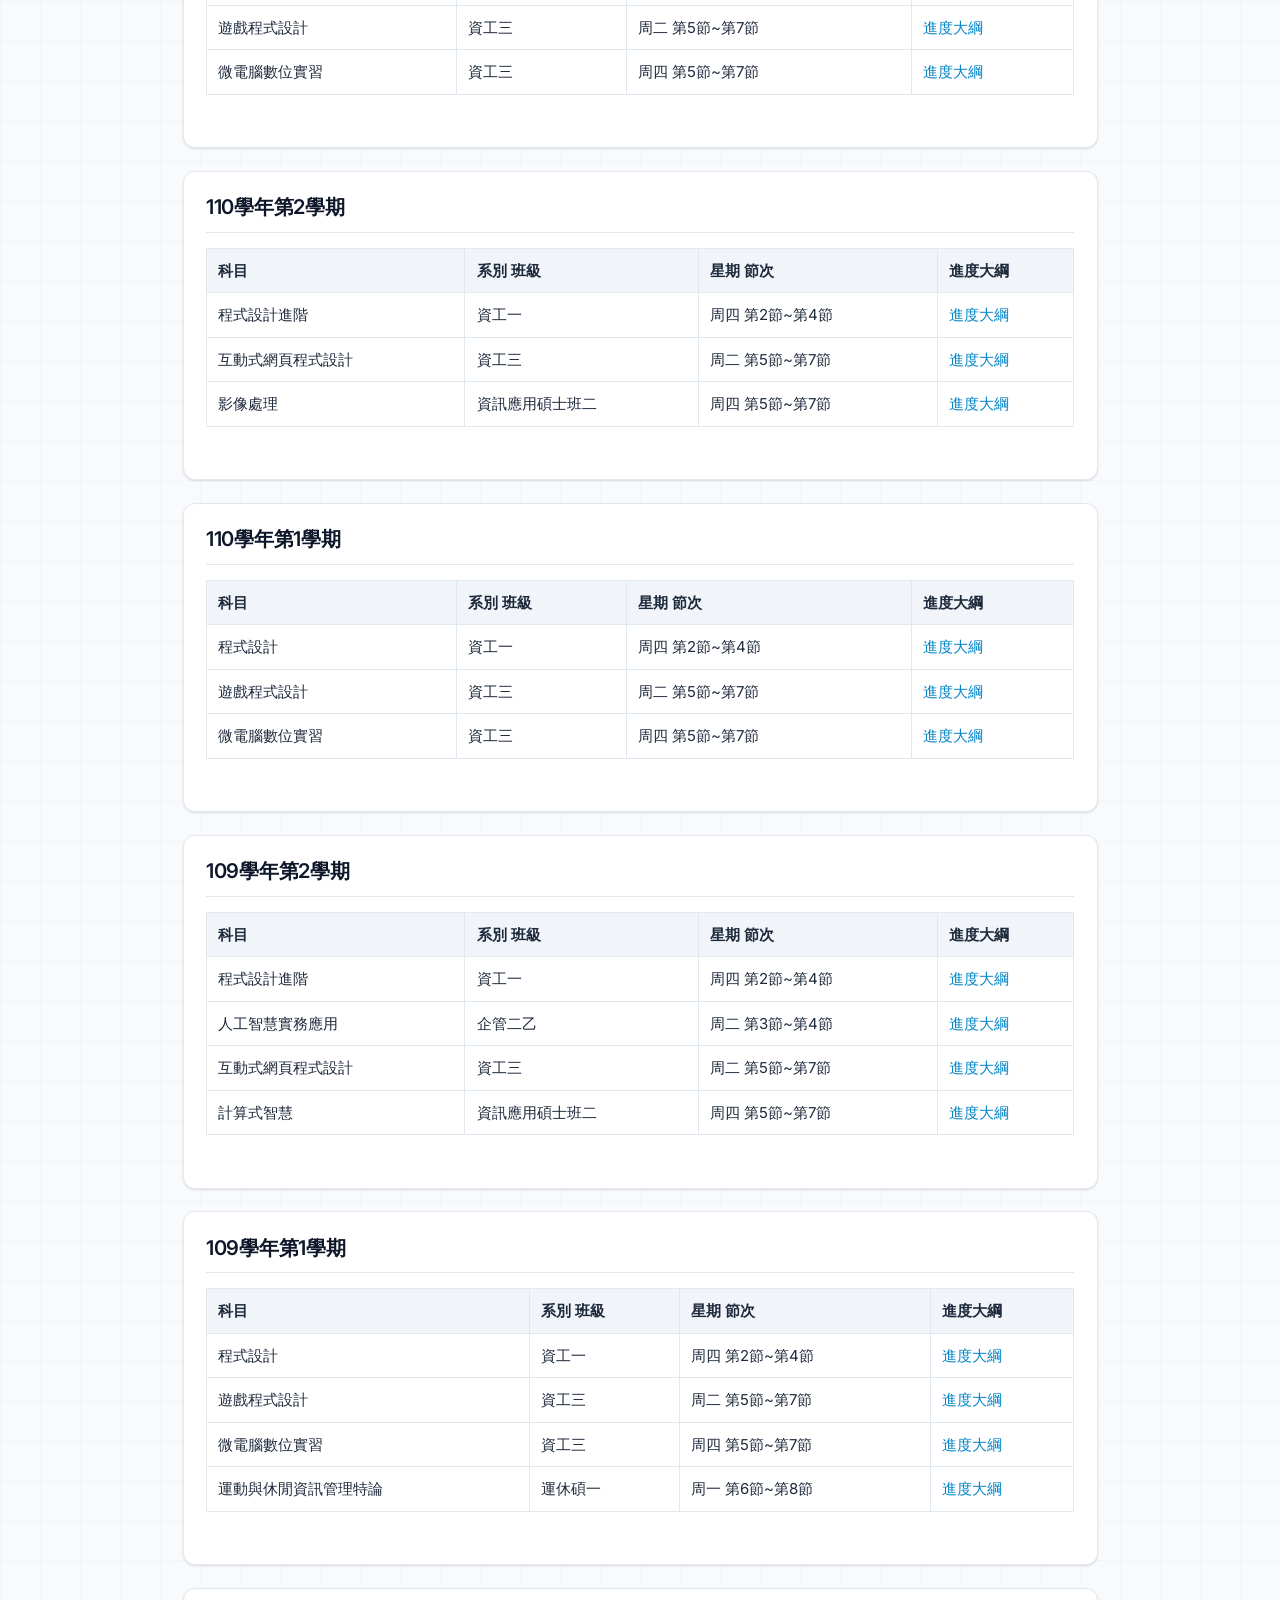
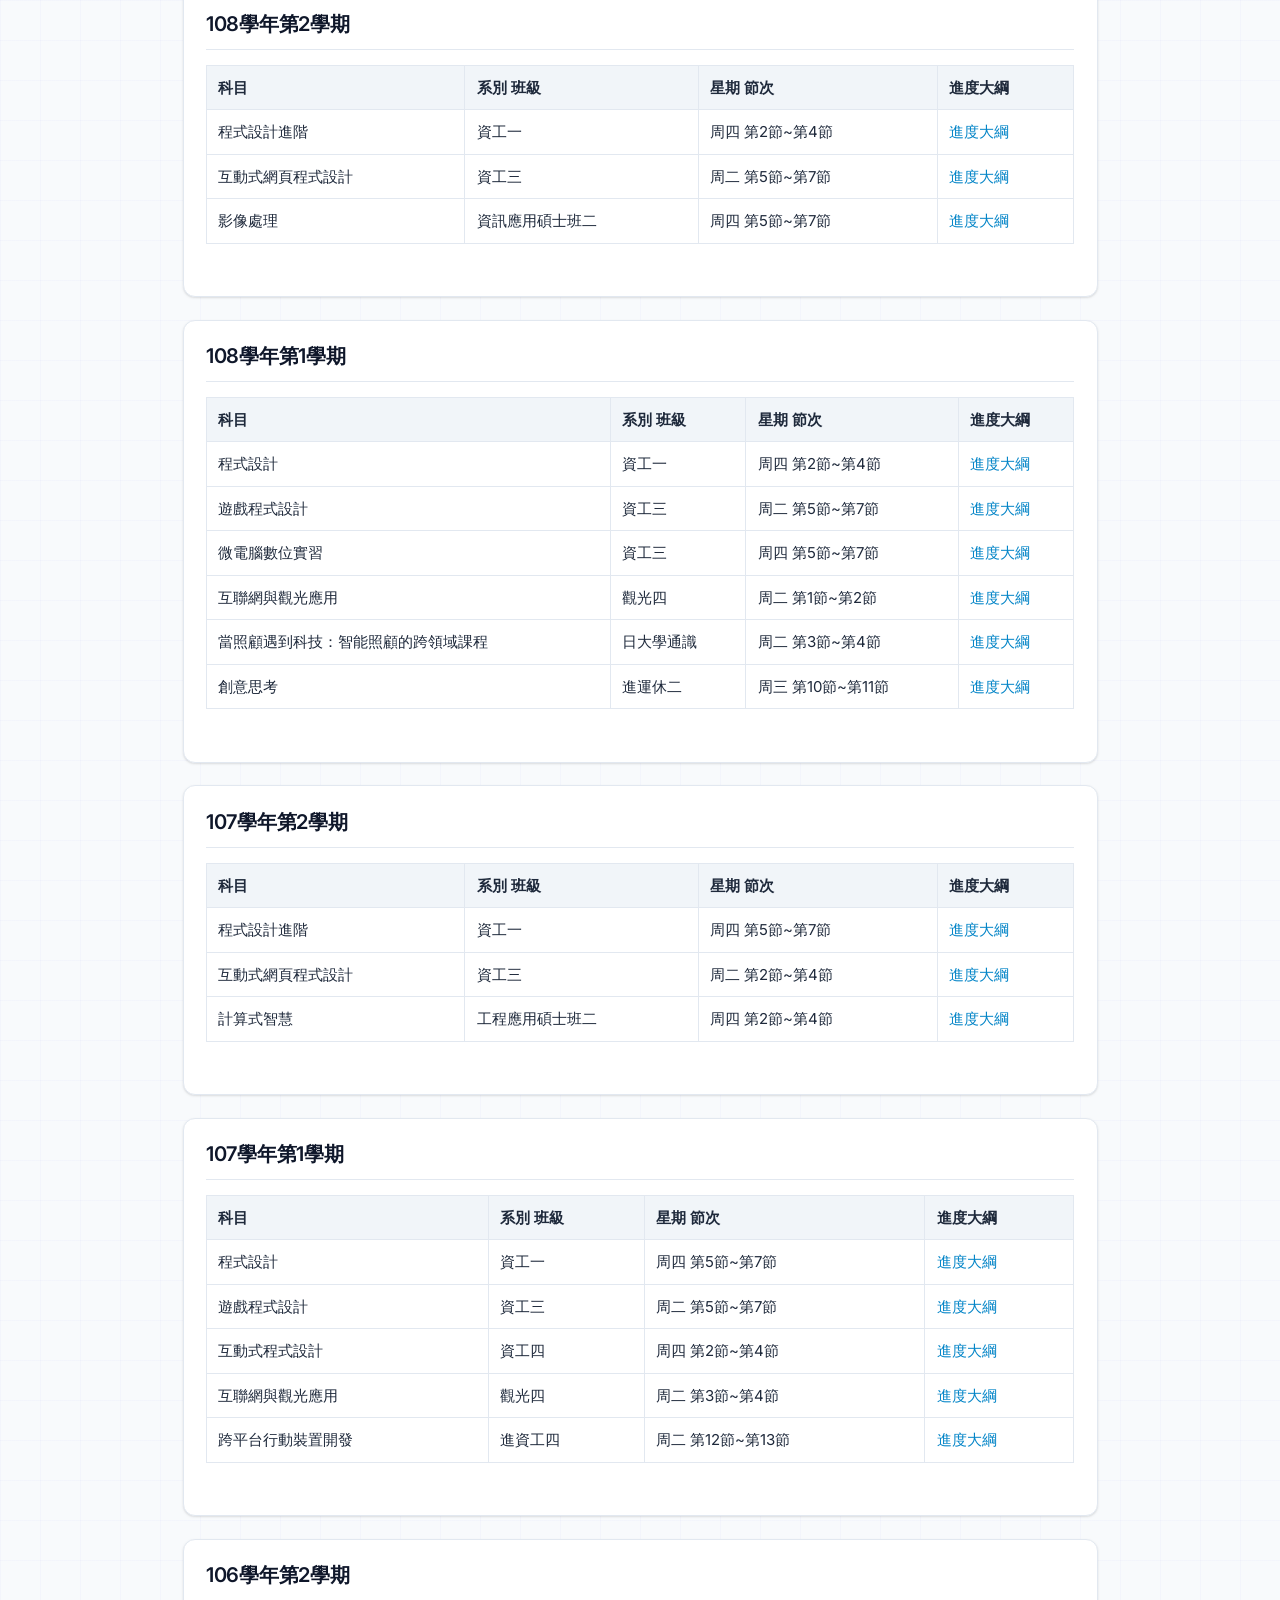
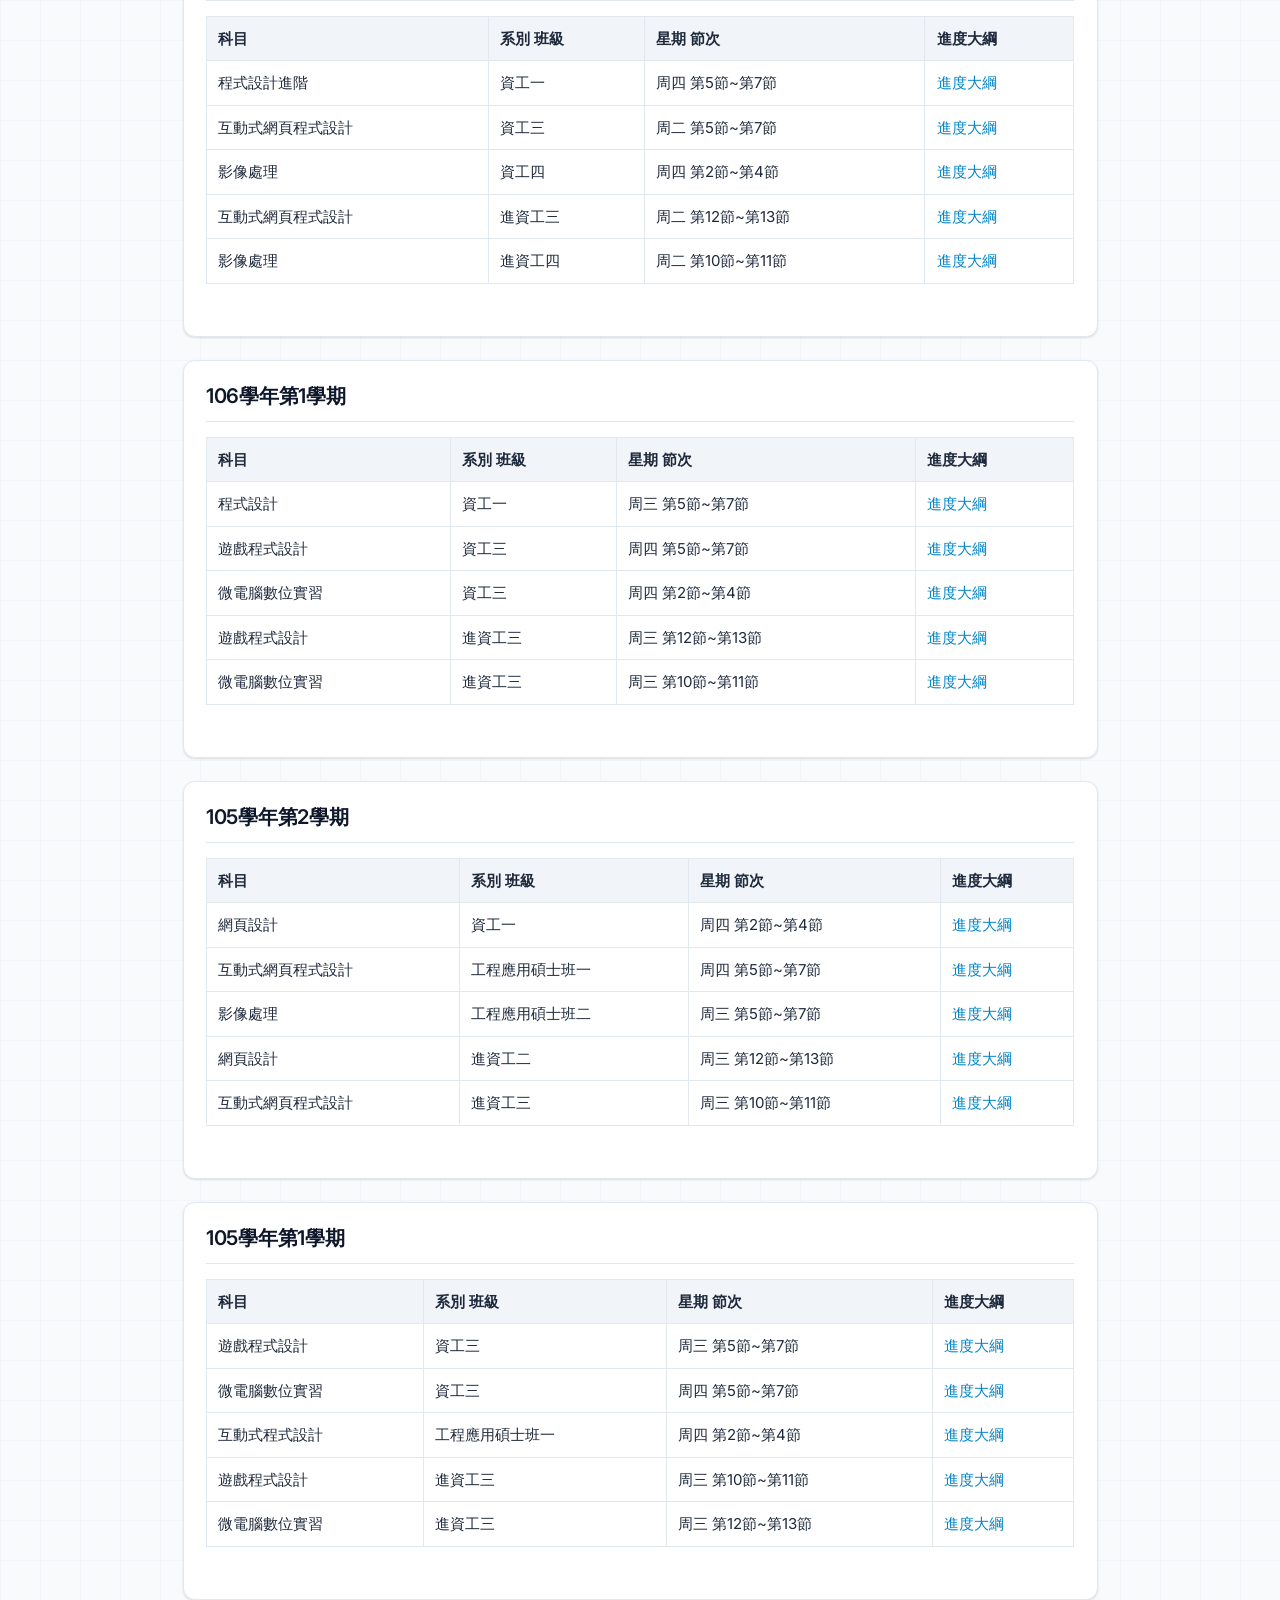
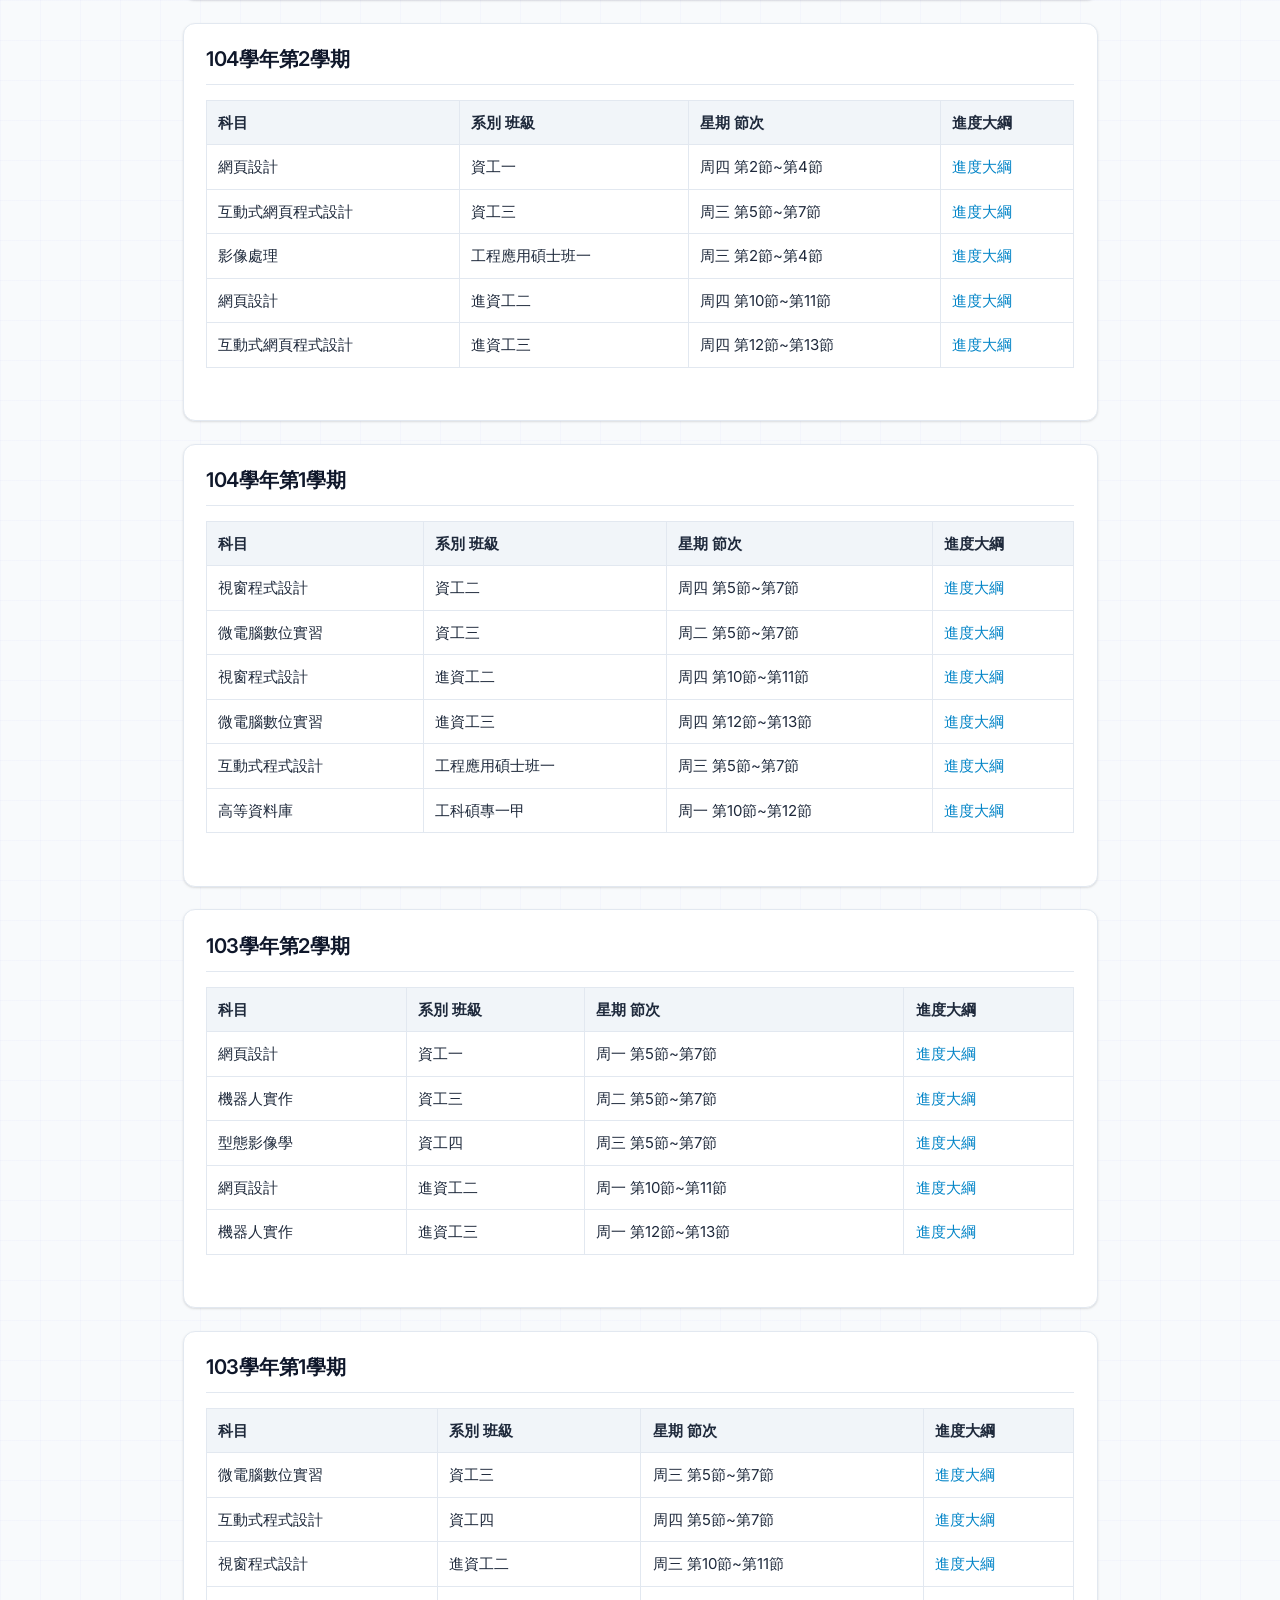
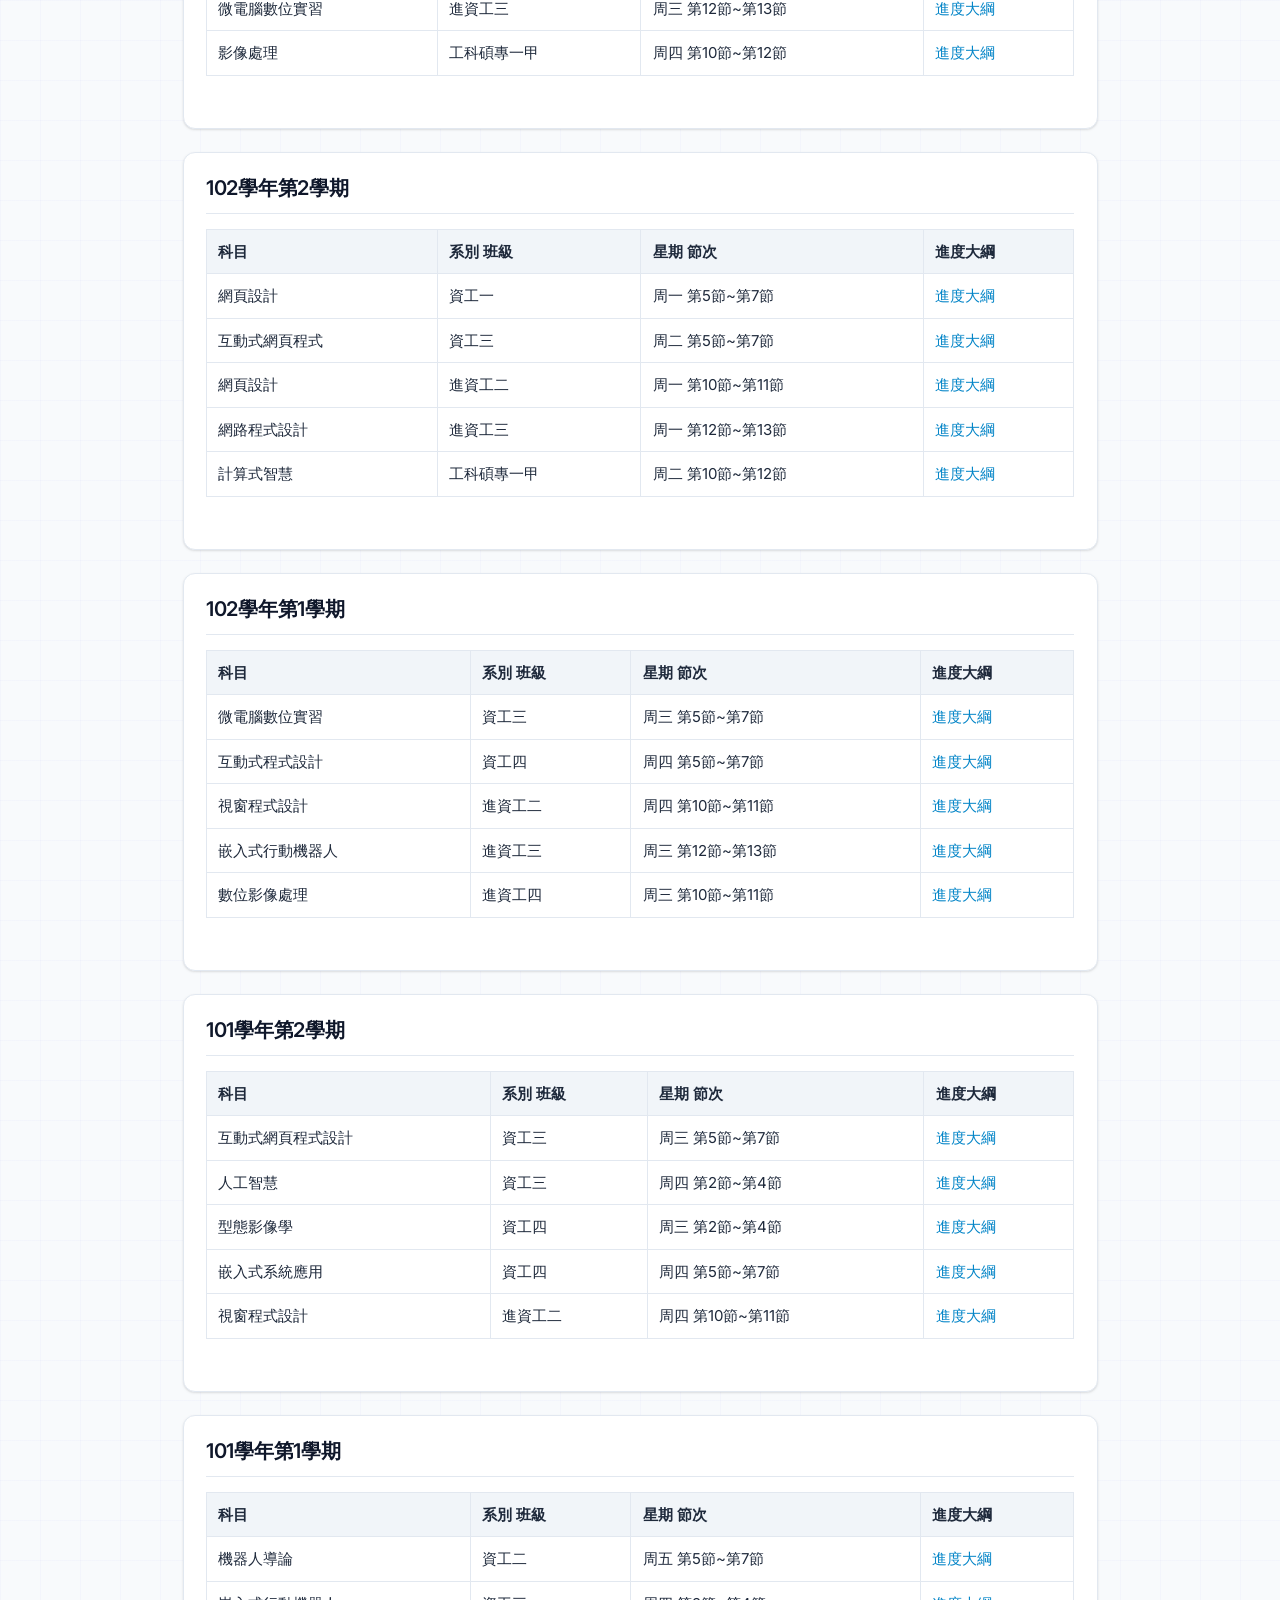
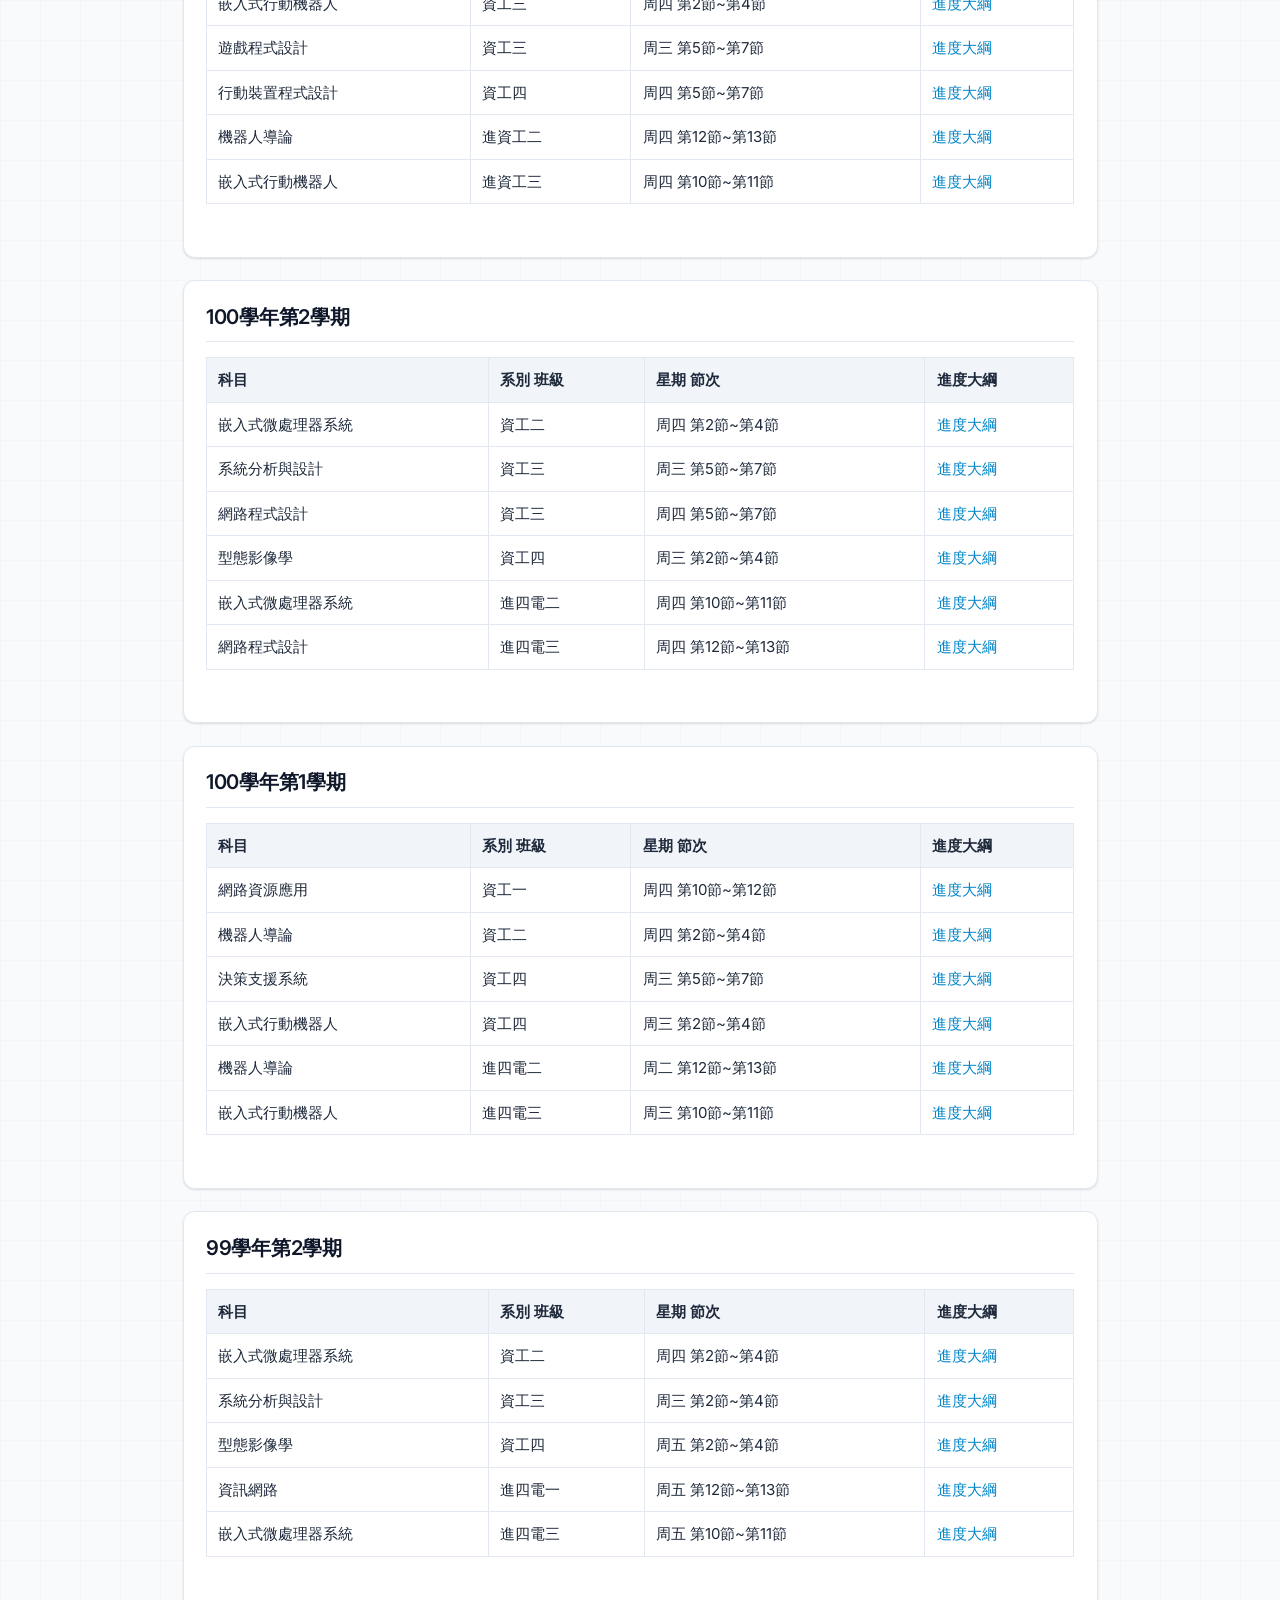
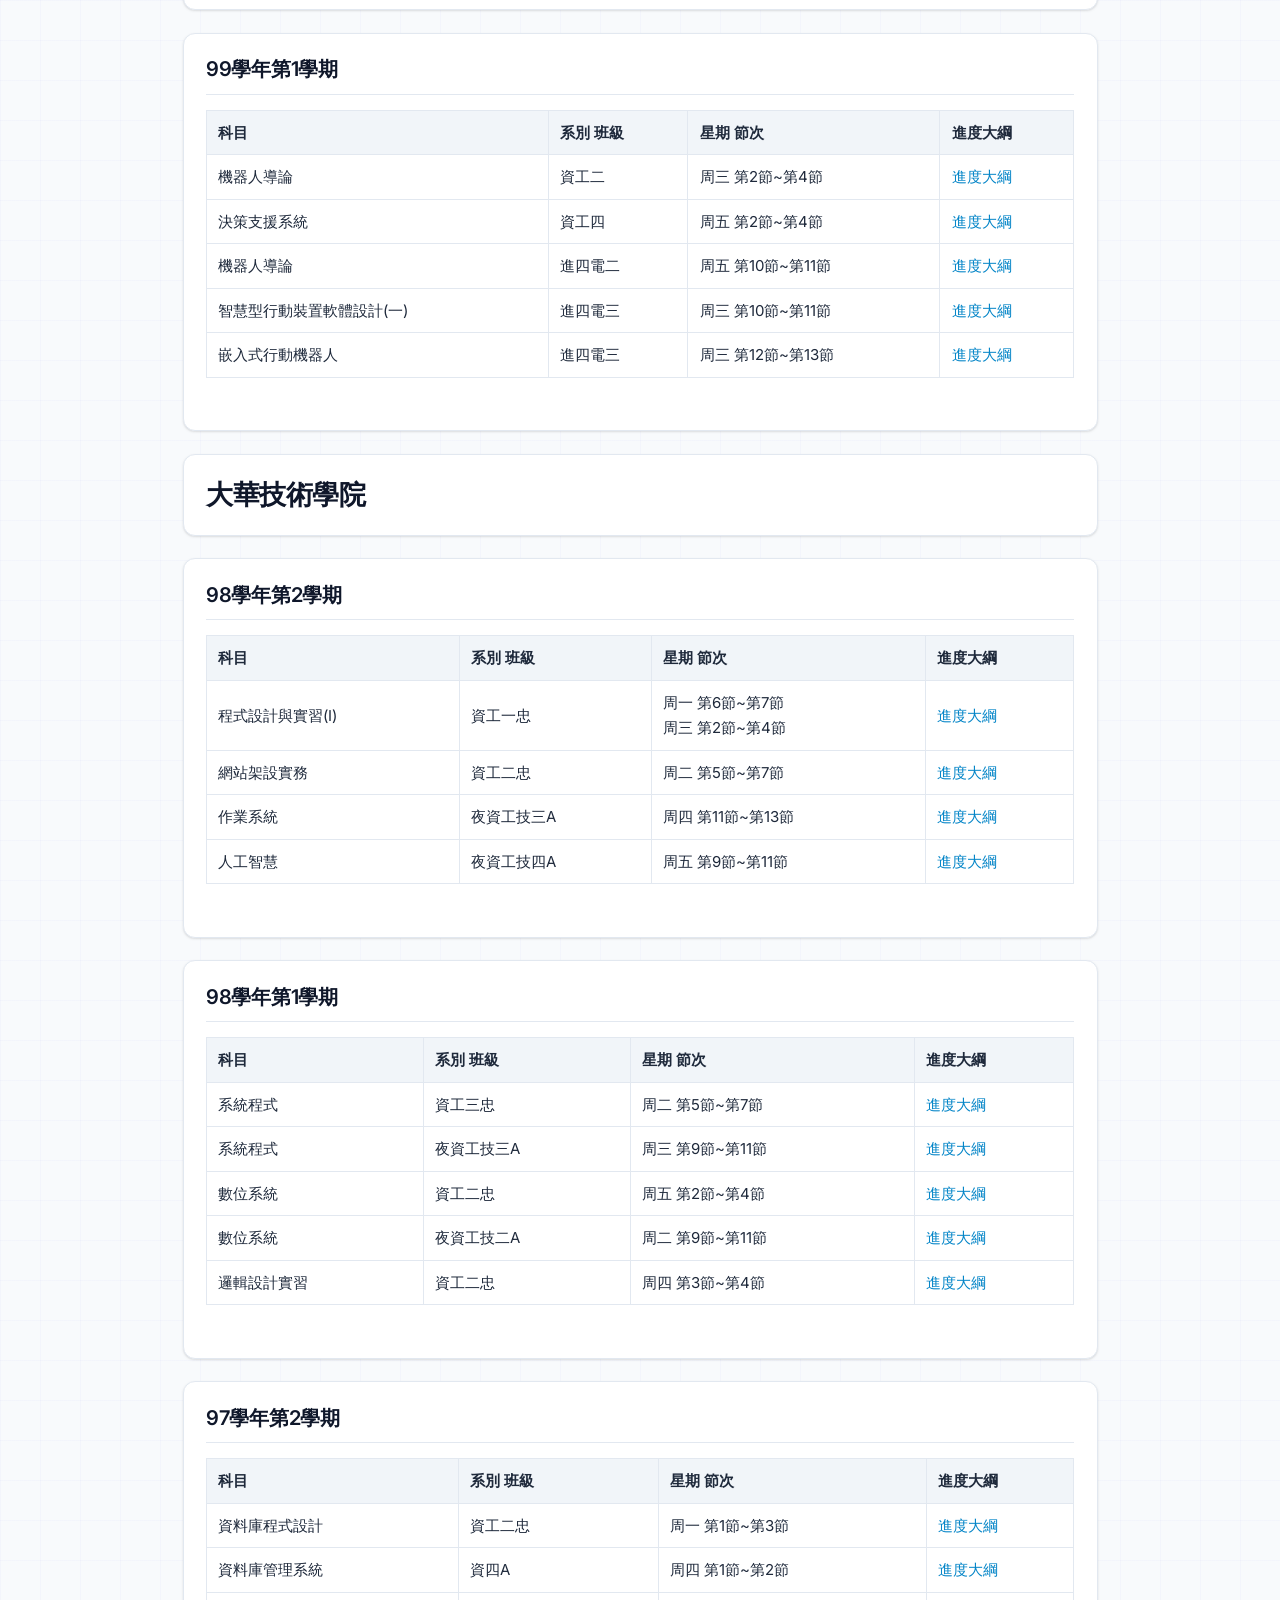
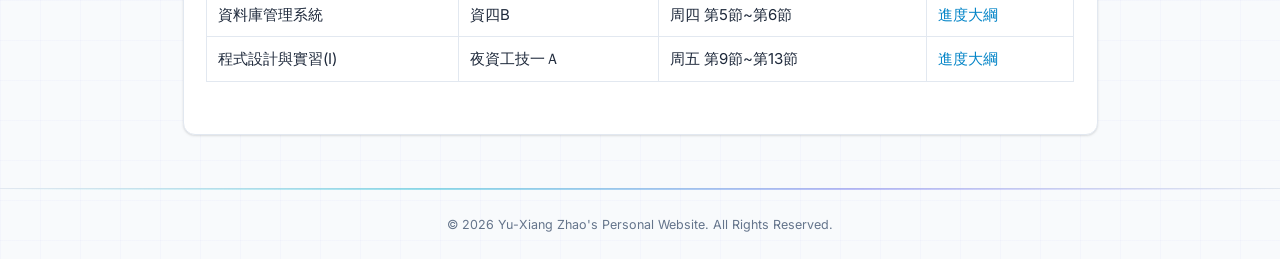
<file: courses.html>
<!DOCTYPE html PUBLIC "-//W3C//DTD XHTML 1.0 Strict//EN" "http://www.w3.org/TR/xhtml1/DTD/xhtml1-strict.dtd">
<html xmlns="http://www.w3.org/1999/xhtml">

<head>
    <title>Yu-Xiang Zhao</title>
    <meta http-equiv="content-type" content="text/html; charset=utf-8" />
    <meta http-equiv="X-UA-Compatible" content="IE=edge,chrome=1" />
    <meta name="viewport" content="width=device-width, initial-scale=1.0" />
    <meta name="keywords" content="Yu-Xiang Zhao" />
    <meta name="copyright" content="Yu-Xiang Zhao" />
    <meta name="description" content="Yu-Xiang Zhao" />
    <meta name="author" content="Yu-Xiang Zhao" />
    <meta name="Robots" content="ALL" />
    <link rel="shortcut icon" type="image/x-icon" href="images/favicon/favicon.ico" />
    <link rel="bookmark" type="image/x-icon" href="images/favicon/favicon.ico" />
    <link rel="preconnect" href="https://fonts.googleapis.com" />
    <link rel="preconnect" href="https://fonts.gstatic.com" crossorigin="anonymous" />
    <link href="https://fonts.googleapis.com/css2?family=Inter:wght@400;500;600;700&display=swap" rel="stylesheet" />
    <link href="style.css" rel="stylesheet" type="text/css" media="screen" />
</head>

<body class="page-courses">
    <div class="page-wrapper">
        <!-- Header -->
        <header class="site-header">
            <div class="header-inner">
                <div class="logo">
                    <h1>
                        <a href="courses.html">Co<span class="color1">urs</span><span class="color2">es</span></a>
                    </h1>
                </div>
                <button class="nav-toggle" aria-label="Toggle navigation">&#9776;</button>
                <nav class="main-nav" id="mainNav">
                    <ul>
                        <li class="first"><a href="index.html">About</a></li>
                        <li><a href="publications.html">Publications</a></li>
                        <li class="current_page_item"><a href="courses.html">Courses</a></li>
                        <li><a href="students.html">Students</a></li>
                    </ul>
                </nav>
            </div>
        </header>

        <!-- Main Content -->
        <div class="content-main">
            <div class="section-card">
                <h1>國立金門大學</h1>
            </div>
            <div class="section-card">
                <h2 id="course1151" class="title">115學年第1學期</h2>
                <div class="entry" style="padding-bottom: 30px;">
                    <table class="mytable" cellspacing="1" cellpadding="0" border="1">
                        <tr>
                            <th>科目</th>
                            <th>系別 班級</th>
                            <th>星期 節次</th>
                            <th>進度大綱</th>
                        </tr>
                        <tr>
                            <td>遊戲程式設計</td>
                            <td>資工三</td>
                            <td>周二 第5節~第7節</td>
                            <td><a target="_blank" href="courses/1151_GP3.pdf">進度大綱</a></td>
                        </tr>
                        <tr>
                            <td>微電腦數位實習</td>
                            <td>資工三</td>
                            <td>周四 第2節~第4節</td>
                            <td><a target="_blank" href="courses/1151_MCDP3.pdf">進度大綱</a></td>
                        </tr>
                        <tr>
                            <td>影像處理</td>
                            <td>資工碩一</td>
                            <td>周三 第5節~第7節</td>
                            <td><a target="_blank" href="courses/1151_IP1e.pdf">進度大綱</a></td>
                        </tr>
                        <tr>
                            <td>數位影像處理</td>
                            <td>電機碩一</td>
                            <td>周二 第2節~第4節</td>
                            <td><a target="_blank" href="courses/1151_DIP1e.pdf">進度大綱</a></td>
                        </tr>
                        <tr>
                            <td>資訊科技於金門社區長者之運用</td>
                            <td>日大學通識</td>
                            <td>周四 第5節~第6節</td>
                            <td><a target="_blank" href="courses/1151_AIT0g.pdf">進度大綱</a></td>
                        </tr>
                    </table>
                </div>
            </div>
            <div class="section-card">
                <h2 id="course1142" class="title">114學年第2學期</h2>
                <div class="entry" style="padding-bottom: 30px;">
                    <table class="mytable" cellspacing="1" cellpadding="0" border="1">
                        <tr>
                            <th>科目</th>
                            <th>系別 班級</th>
                            <th>星期 節次</th>
                            <th>進度大綱</th>
                        </tr>
                        <tr>
                            <td>程式設計進階</td>
                            <td>資工一</td>
                            <td>周四 第2節~第4節</td>
                            <td><a target="_blank" href="courses/1142_AP1.pdf">進度大綱</a></td>
                        </tr>
                        <tr>
                            <td>互動式網頁程式設計</td>
                            <td>資工三</td>
                            <td>周一 第5節~第7節</td>
                            <td><a target="_blank" href="courses/1142_IWP3.pdf">進度大綱</a></td>
                        </tr>
                        <tr>
                            <td>計算式智慧</td>
                            <td>資工碩一</td>
                            <td>周四 第5節~第7節</td>
                            <td><a target="_blank" href="courses/1142_CI1e.pdf">進度大綱</a></td>
                        </tr>
                    </table>
                </div>
            </div>
            <div class="section-card">
                <h2 id="course1141" class="title">114學年第1學期</h2>
                <div class="entry" style="padding-bottom: 30px;">
                    <table class="mytable" cellspacing="1" cellpadding="0" border="1">
                        <tr>
                            <th>科目</th>
                            <th>系別 班級</th>
                            <th>星期 節次</th>
                            <th>進度大綱</th>
                        </tr>
                        <tr>
                            <td>程式設計</td>
                            <td>資工一</td>
                            <td>周三 第5節~第7節</td>
                            <td><a target="_blank" href="courses/1141_CP1.pdf">進度大綱</a></td>
                        </tr>
                        <tr>
                            <td>遊戲程式設計</td>
                            <td>資工三</td>
                            <td>周四 第5節~第7節</td>
                            <td><a target="_blank" href="courses/1141_GP3.pdf">進度大綱</a></td>
                        </tr>
                        <tr>
                            <td>影像處理</td>
                            <td>資工碩一</td>
                            <td>周三 第2節~第4節</td>
                            <td><a target="_blank" href="courses/1141_IP1e.pdf">進度大綱</a></td>
                        </tr>
                        <tr>
                            <td>資訊科技於金門社區長者之運用</td>
                            <td>日大學通識</td>
                            <td>周二 第7節~第8節</td>
                            <td><a target="_blank" href="courses/1141_AIT0g.pdf">進度大綱</a></td>
                        </tr>
                    </table>
                </div>
            </div>
            <div class="section-card">
                <h2 id="course1132" class="title">113學年第2學期</h2>
                <div class="entry" style="padding-bottom: 30px;">
                    <table class="mytable" cellspacing="1" cellpadding="0" border="1">
                        <tr>
                            <th>科目</th>
                            <th>系別 班級</th>
                            <th>星期 節次</th>
                            <th>進度大綱</th>
                        </tr>
                        <tr>
                            <td>程式設計進階</td>
                            <td>資工一</td>
                            <td>周四 第2節~第4節</td>
                            <td><a target="_blank" href="courses/1132_AP1.pdf">進度大綱</a></td>
                        </tr>
                        <tr>
                            <td>互動式網頁程式設計</td>
                            <td>資工三</td>
                            <td>周一 第5節~第7節</td>
                            <td><a target="_blank" href="courses/1132_IWP3.pdf">進度大綱</a></td>
                        </tr>
                        <tr>
                            <td>計算式智慧</td>
                            <td>資工碩一</td>
                            <td>周四 第5節~第7節</td>
                            <td><a target="_blank" href="courses/1132_CI1e.pdf">進度大綱</a></td>
                        </tr>
                    </table>
                </div>
            </div>
            <div class="section-card">
                <h2 id="course1131" class="title">113學年第1學期</h2>
                <div class="entry" style="padding-bottom: 30px;">
                    <table class="mytable" cellspacing="1" cellpadding="0" border="1">
                        <tr>
                            <th>科目</th>
                            <th>系別 班級</th>
                            <th>星期 節次</th>
                            <th>進度大綱</th>
                        </tr>
                        <tr>
                            <td>程式設計</td>
                            <td>資工一</td>
                            <td>周四 第2節~第4節</td>
                            <td><a target="_blank" href="courses/1131_CP1.pdf">進度大綱</a></td>
                        </tr>
                        <tr>
                            <td>遊戲程式設計</td>
                            <td>資工三</td>
                            <td>周一 第5節~第7節</td>
                            <td><a target="_blank" href="courses/1131_GP3.pdf">進度大綱</a></td>
                        </tr>
                        <tr>
                            <td>微電腦數位實習</td>
                            <td>資工三</td>
                            <td>周四 第5節~第7節</td>
                            <td><a target="_blank" href="courses/1131_MCDP3.pdf">進度大綱</a></td>
                        </tr>
                    </table>
                </div>
            </div>
            <div class="section-card">
                <h2 id="course1122" class="title">112學年第2學期</h2>
                <div class="entry" style="padding-bottom: 30px;">
                    <table class="mytable" cellspacing="1" cellpadding="0" border="1">
                        <tr>
                            <th>科目</th>
                            <th>系別 班級</th>
                            <th>星期 節次</th>
                            <th>進度大綱</th>
                        </tr>
                        <tr>
                            <td>程式設計進階</td>
                            <td>資工一</td>
                            <td>周四 第2節~第4節</td>
                            <td><a target="_blank" href="courses/1122_AP1.pdf">進度大綱</a></td>
                        </tr>
                        <tr>
                            <td>互動式網頁程式設計</td>
                            <td>資工三</td>
                            <td>周二 第5節~第7節</td>
                            <td><a target="_blank" href="courses/1122_IWP3.pdf">進度大綱</a></td>
                        </tr>
                        <tr>
                            <td>影像處理</td>
                            <td>資訊應用碩士班二</td>
                            <td>周四 第5節~第7節</td>
                            <td><a target="_blank" href="courses/1122_IP2e.pdf">進度大綱</a></td>
                        </tr>
                    </table>
                </div>
            </div>
            <div class="section-card">
                <h2 id="course1121" class="title">112學年第1學期</h2>
                <div class="entry" style="padding-bottom: 30px;">
                    <table class="mytable" cellspacing="1" cellpadding="0" border="1">
                        <tr>
                            <th>科目</th>
                            <th>系別 班級</th>
                            <th>星期 節次</th>
                            <th>進度大綱</th>
                        </tr>
                        <tr>
                            <td>程式設計</td>
                            <td>資工一</td>
                            <td>周四 第2節~第4節</td>
                            <td><a target="_blank" href="courses/1121_CP1.pdf">進度大綱</a></td>
                        </tr>
                        <tr>
                            <td>遊戲程式設計</td>
                            <td>資工三</td>
                            <td>周一 第5節~第7節</td>
                            <td><a target="_blank" href="courses/1121_GP3.pdf">進度大綱</a></td>
                        </tr>
                        <tr>
                            <td>微電腦數位實習</td>
                            <td>資工三</td>
                            <td>周四 第5節~第7節</td>
                            <td><a target="_blank" href="courses/1121_MCDP3.pdf">進度大綱</a></td>
                        </tr>
                    </table>
                </div>
            </div>
            <div class="section-card">
                <h2 id="course1112" class="title">111學年第2學期</h2>
                <div class="entry" style="padding-bottom: 30px;">
                    <table class="mytable" cellspacing="1" cellpadding="0" border="1">
                        <tr>
                            <th>科目</th>
                            <th>系別 班級</th>
                            <th>星期 節次</th>
                            <th>進度大綱</th>
                        </tr>
                        <tr>
                            <td>程式設計進階</td>
                            <td>資工一</td>
                            <td>周四 第2節~第4節</td>
                            <td><a target="_blank" href="courses/1112_AP1.pdf">進度大綱</a></td>
                        </tr>
                        <tr>
                            <td>互動式網頁程式設計</td>
                            <td>資工三</td>
                            <td>周二 第5節~第7節</td>
                            <td><a target="_blank" href="courses/1112_IWP3.pdf">進度大綱</a></td>
                        </tr>
                        <tr>
                            <td>計算式智慧</td>
                            <td>資訊應用碩士班二</td>
                            <td>周四 第5節~第7節</td>
                            <td><a target="_blank" href="courses/1112_CI2e.pdf">進度大綱</a></td>
                        </tr>
                    </table>
                </div>
            </div>
            <div class="section-card">
                <h2 id="course1111" class="title">111學年第1學期</h2>
                <div class="entry" style="padding-bottom: 30px;">
                    <table class="mytable" cellspacing="1" cellpadding="0" border="1">
                        <tr>
                            <th>科目</th>
                            <th>系別 班級</th>
                            <th>星期 節次</th>
                            <th>進度大綱</th>
                        </tr>
                        <tr>
                            <td>程式設計</td>
                            <td>資工一</td>
                            <td>周四 第2節~第4節</td>
                            <td><a target="_blank" href="courses/1111_CP1.pdf">進度大綱</a></td>
                        </tr>
                        <tr>
                            <td>遊戲程式設計</td>
                            <td>資工三</td>
                            <td>周二 第5節~第7節</td>
                            <td><a target="_blank" href="courses/1111_GP3.pdf">進度大綱</a></td>
                        </tr>
                        <tr>
                            <td>微電腦數位實習</td>
                            <td>資工三</td>
                            <td>周四 第5節~第7節</td>
                            <td><a target="_blank" href="courses/1111_MCDP3.pdf">進度大綱</a></td>
                        </tr>
                    </table>
                </div>
            </div>
            <div class="section-card">
                <h2 id="course1102" class="title">110學年第2學期</h2>
                <div class="entry" style="padding-bottom: 30px;">
                    <table class="mytable" cellspacing="1" cellpadding="0" border="1">
                        <tr>
                            <th>科目</th>
                            <th>系別 班級</th>
                            <th>星期 節次</th>
                            <th>進度大綱</th>
                        </tr>
                        <tr>
                            <td>程式設計進階</td>
                            <td>資工一</td>
                            <td>周四 第2節~第4節</td>
                            <td><a target="_blank" href="courses/1102_AP1.pdf">進度大綱</a></td>
                        </tr>
                        <tr>
                            <td>互動式網頁程式設計</td>
                            <td>資工三</td>
                            <td>周二 第5節~第7節</td>
                            <td><a target="_blank" href="courses/1102_IWP3.pdf">進度大綱</a></td>
                        </tr>
                        <tr>
                            <td>影像處理</td>
                            <td>資訊應用碩士班二</td>
                            <td>周四 第5節~第7節</td>
                            <td><a target="_blank" href="courses/1102_IP2e.pdf">進度大綱</a></td>
                        </tr>
                    </table>
                </div>
            </div>
            <div class="section-card">
                <h2 id="course1101" class="title">110學年第1學期</h2>
                <div class="entry" style="padding-bottom: 30px;">
                    <table class="mytable" cellspacing="1" cellpadding="0" border="1">
                        <tr>
                            <th>科目</th>
                            <th>系別 班級</th>
                            <th>星期 節次</th>
                            <th>進度大綱</th>
                        </tr>
                        <tr>
                            <td>程式設計</td>
                            <td>資工一</td>
                            <td>周四 第2節~第4節</td>
                            <td><a target="_blank" href="courses/1101_CP1.pdf">進度大綱</a></td>
                        </tr>
                        <tr>
                            <td>遊戲程式設計</td>
                            <td>資工三</td>
                            <td>周二 第5節~第7節</td>
                            <td><a target="_blank" href="courses/1101_GP3.pdf">進度大綱</a></td>
                        </tr>
                        <tr>
                            <td>微電腦數位實習</td>
                            <td>資工三</td>
                            <td>周四 第5節~第7節</td>
                            <td><a target="_blank" href="courses/1101_MCDP3.pdf">進度大綱</a></td>
                        </tr>
                    </table>
                </div>
            </div>
            <div class="section-card">
                <h2 id="course1092" class="title">109學年第2學期</h2>
                <div class="entry" style="padding-bottom: 30px;">
                    <table class="mytable" cellspacing="1" cellpadding="0" border="1">
                        <tr>
                            <th>科目</th>
                            <th>系別 班級</th>
                            <th>星期 節次</th>
                            <th>進度大綱</th>
                        </tr>
                        <tr>
                            <td>程式設計進階</td>
                            <td>資工一</td>
                            <td>周四 第2節~第4節</td>
                            <td><a target="_blank" href="courses/1092_AP1.pdf">進度大綱</a></td>
                        </tr>
                        <tr>
                            <td>人工智慧實務應用</td>
                            <td>企管二乙</td>
                            <td>周二 第3節~第4節</td>
                            <td><a target="_blank" href="courses/1092_PAAI2.pdf">進度大綱</a></td>
                        </tr>
                        <tr>
                            <td>互動式網頁程式設計</td>
                            <td>資工三</td>
                            <td>周二 第5節~第7節</td>
                            <td><a target="_blank" href="courses/1092_IWP3.pdf">進度大綱</a></td>
                        </tr>
                        <tr>
                            <td>計算式智慧</td>
                            <td>資訊應用碩士班二</td>
                            <td>周四 第5節~第7節</td>
                            <td><a target="_blank" href="courses/1092_CI2e.pdf">進度大綱</a></td>
                        </tr>
                    </table>
                </div>
            </div>
            <div class="section-card">
                <h2 id="course1091" class="title">109學年第1學期</h2>
                <div class="entry" style="padding-bottom: 30px;">
                    <table class="mytable" cellspacing="1" cellpadding="0" border="1">
                        <tr>
                            <th>科目</th>
                            <th>系別 班級</th>
                            <th>星期 節次</th>
                            <th>進度大綱</th>
                        </tr>
                        <tr>
                            <td>程式設計</td>
                            <td>資工一</td>
                            <td>周四 第2節~第4節</td>
                            <td><a target="_blank" href="courses/1091_CP1.pdf">進度大綱</a></td>
                        </tr>
                        <tr>
                            <td>遊戲程式設計</td>
                            <td>資工三</td>
                            <td>周二 第5節~第7節</td>
                            <td><a target="_blank" href="courses/1091_GP3.pdf">進度大綱</a></td>
                        </tr>
                        <tr>
                            <td>微電腦數位實習</td>
                            <td>資工三</td>
                            <td>周四 第5節~第7節</td>
                            <td><a target="_blank" href="courses/1091_MCDP3.pdf">進度大綱</a></td>
                        </tr>
                        <tr>
                            <td>運動與休閒資訊管理特論</td>
                            <td>運休碩一</td>
                            <td>周一 第6節~第8節</td>
                            <td><a target="_blank" href="courses/1091_SLIM1e.pdf">進度大綱</a></td>
                        </tr>
                    </table>
                </div>
            </div>
            <div class="section-card">
                <h2 id="course1082" class="title">108學年第2學期</h2>
                <div class="entry" style="padding-bottom: 30px;">
                    <table class="mytable" cellspacing="1" cellpadding="0" border="1">
                        <tr>
                            <th>科目</th>
                            <th>系別 班級</th>
                            <th>星期 節次</th>
                            <th>進度大綱</th>
                        </tr>
                        <tr>
                            <td>程式設計進階</td>
                            <td>資工一</td>
                            <td>周四 第2節~第4節</td>
                            <td><a target="_blank" href="courses/1082_AP1.pdf">進度大綱</a></td>
                        </tr>
                        <tr>
                            <td>互動式網頁程式設計</td>
                            <td>資工三</td>
                            <td>周二 第5節~第7節</td>
                            <td><a target="_blank" href="courses/1082_IWP3.pdf">進度大綱</a></td>
                        </tr>
                        <tr>
                            <td>影像處理</td>
                            <td>資訊應用碩士班二</td>
                            <td>周四 第5節~第7節</td>
                            <td><a target="_blank" href="courses/1082_IP2e.pdf">進度大綱</a></td>
                        </tr>
                    </table>
                </div>
            </div>
            <div class="section-card">
                <h2 id="course1081" class="title">108學年第1學期</h2>
                <div class="entry" style="padding-bottom: 30px;">
                    <table class="mytable" cellspacing="1" cellpadding="0" border="1">
                        <tr>
                            <th>科目</th>
                            <th>系別 班級</th>
                            <th>星期 節次</th>
                            <th>進度大綱</th>
                        </tr>
                        <tr>
                            <td>程式設計</td>
                            <td>資工一</td>
                            <td>周四 第2節~第4節</td>
                            <td><a target="_blank" href="courses/1081_CP1.pdf">進度大綱</a></td>
                        </tr>
                        <tr>
                            <td>遊戲程式設計</td>
                            <td>資工三</td>
                            <td>周二 第5節~第7節</td>
                            <td><a target="_blank" href="courses/1081_GP3.pdf">進度大綱</a></td>
                        </tr>
                        <tr>
                            <td>微電腦數位實習</td>
                            <td>資工三</td>
                            <td>周四 第5節~第7節</td>
                            <td><a target="_blank" href="courses/1081_MCDP3.pdf">進度大綱</a></td>
                        </tr>
                        <tr>
                            <td>互聯網與觀光應用</td>
                            <td>觀光四</td>
                            <td>周二 第1節~第2節</td>
                            <td><a target="_blank" href="courses/1081_ITA4.pdf">進度大綱</a></td>
                        </tr>
                        <tr>
                            <td>當照顧遇到科技：智能照顧的跨領域課程</td>
                            <td>日大學通識</td>
                            <td>周二 第3節~第4節</td>
                            <td><a target="_blank" href="courses/1081_WCMT0g.pdf">進度大綱</a></td>
                        </tr>
                        <tr>
                            <td>創意思考</td>
                            <td>進運休二</td>
                            <td>周三 第10節~第11節</td>
                            <td><a target="_blank" href="courses/1081_CT2n.pdf">進度大綱</a></td>
                        </tr>
                    </table>
                </div>
            </div>
            <div class="section-card">
                <h2 id="course1072" class="title">107學年第2學期</h2>
                <div class="entry" style="padding-bottom: 30px;">
                    <table class="mytable" cellspacing="1" cellpadding="0" border="1">
                        <tr>
                            <th>科目</th>
                            <th>系別 班級</th>
                            <th>星期 節次</th>
                            <th>進度大綱</th>
                        </tr>
                        <tr>
                            <td>程式設計進階</td>
                            <td>資工一</td>
                            <td>周四 第5節~第7節</td>
                            <td><a target="_blank" href="courses/1072_AP1.pdf">進度大綱</a></td>
                        </tr>
                        <tr>
                            <td>互動式網頁程式設計</td>
                            <td>資工三</td>
                            <td>周二 第2節~第4節</td>
                            <td><a target="_blank" href="courses/1072_IWP3.pdf">進度大綱</a></td>
                        </tr>
                        <tr>
                            <td>計算式智慧</td>
                            <td>工程應用碩士班二</td>
                            <td>周四 第2節~第4節</td>
                            <td><a target="_blank" href="courses/1072_CI2e.pdf">進度大綱</a></td>
                        </tr>
                    </table>
                </div>
            </div>
            <div class="section-card">
                <h2 id="course1071" class="title">107學年第1學期</h2>
                <div class="entry" style="padding-bottom: 30px;">
                    <table class="mytable" cellspacing="1" cellpadding="0" border="1">
                        <tr>
                            <th>科目</th>
                            <th>系別 班級</th>
                            <th>星期 節次</th>
                            <th>進度大綱</th>
                        </tr>
                        <tr>
                            <td>程式設計</td>
                            <td>資工一</td>
                            <td>周四 第5節~第7節</td>
                            <td><a target="_blank" href="courses/1071_CP1.pdf">進度大綱</a></td>
                        </tr>
                        <tr>
                            <td>遊戲程式設計</td>
                            <td>資工三</td>
                            <td>周二 第5節~第7節</td>
                            <td><a target="_blank" href="courses/1071_GP3.pdf">進度大綱</a></td>
                        </tr>
                        <tr>
                            <td>互動式程式設計</td>
                            <td>資工四</td>
                            <td>周四 第2節~第4節</td>
                            <td><a target="_blank" href="courses/1071_IP4.pdf">進度大綱</a></td>
                        </tr>
                        <tr>
                            <td>互聯網與觀光應用</td>
                            <td>觀光四</td>
                            <td>周二 第3節~第4節</td>
                            <td><a target="_blank" href="courses/1071_ITA4.pdf">進度大綱</a></td>
                        </tr>
                        <tr>
                            <td>跨平台行動裝置開發</td>
                            <td>進資工四</td>
                            <td>周二 第12節~第13節</td>
                            <td><a target="_blank" href="courses/1071_CPMAD4n.pdf">進度大綱</a></td>
                        </tr>
                    </table>
                </div>
            </div>
            <div class="section-card">
                <h2 id="course1062" class="title">106學年第2學期</h2>
                <div class="entry" style="padding-bottom: 30px;">
                    <table class="mytable" cellspacing="1" cellpadding="0" border="1">
                        <tr>
                            <th>科目</th>
                            <th>系別 班級</th>
                            <th>星期 節次</th>
                            <th>進度大綱</th>
                        </tr>
                        <tr>
                            <td>程式設計進階</td>
                            <td>資工一</td>
                            <td>周四 第5節~第7節</td>
                            <td><a target="_blank" href="courses/1062_AP1.pdf">進度大綱</a></td>
                        </tr>
                        <tr>
                            <td>互動式網頁程式設計</td>
                            <td>資工三</td>
                            <td>周二 第5節~第7節</td>
                            <td><a target="_blank" href="courses/1062_IWP3.pdf">進度大綱</a></td>
                        </tr>
                        <tr>
                            <td>影像處理</td>
                            <td>資工四</td>
                            <td>周四 第2節~第4節</td>
                            <td><a target="_blank" href="courses/1062_IP4.pdf">進度大綱</a></td>
                        </tr>
                        <tr>
                            <td>互動式網頁程式設計</td>
                            <td>進資工三</td>
                            <td>周二 第12節~第13節</td>
                            <td><a target="_blank" href="courses/1062_IWP3n.pdf">進度大綱</a></td>
                        </tr>
                        <tr>
                            <td>影像處理</td>
                            <td>進資工四</td>
                            <td>周二 第10節~第11節</td>
                            <td><a target="_blank" href="courses/1062_IP4n.pdf">進度大綱</a></td>
                        </tr>
                    </table>
                </div>
            </div>
            <div class="section-card">
                <h2 id="course1061" class="title">106學年第1學期</h2>
                <div class="entry" style="padding-bottom: 30px;">
                    <table class="mytable" cellspacing="1" cellpadding="0" border="1">
                        <tr>
                            <th>科目</th>
                            <th>系別 班級</th>
                            <th>星期 節次</th>
                            <th>進度大綱</th>
                        </tr>
                        <tr>
                            <td>程式設計</td>
                            <td>資工一</td>
                            <td>周三 第5節~第7節</td>
                            <td><a target="_blank" href="courses/1061_CP1.pdf">進度大綱</a></td>
                        </tr>
                        <tr>
                            <td>遊戲程式設計</td>
                            <td>資工三</td>
                            <td>周四 第5節~第7節</td>
                            <td><a target="_blank" href="courses/1061_GP3.pdf">進度大綱</a></td>
                        </tr>
                        <tr>
                            <td>微電腦數位實習</td>
                            <td>資工三</td>
                            <td>周四 第2節~第4節</td>
                            <td><a target="_blank" href="courses/1061_MCDP3.pdf">進度大綱</a></td>
                        </tr>
                        <tr>
                            <td>遊戲程式設計</td>
                            <td>進資工三</td>
                            <td>周三 第12節~第13節</td>
                            <td><a target="_blank" href="courses/1061_GP3n.pdf">進度大綱</a></td>
                        </tr>
                        <tr>
                            <td>微電腦數位實習</td>
                            <td>進資工三</td>
                            <td>周三 第10節~第11節</td>
                            <td><a target="_blank" href="courses/1061_MCDP3n.pdf">進度大綱</a></td>
                        </tr>
                    </table>
                </div>
            </div>
            <div class="section-card">
                <h2 id="course1052" class="title">105學年第2學期</h2>
                <div class="entry" style="padding-bottom: 30px;">
                    <table class="mytable" cellspacing="1" cellpadding="0" border="1">
                        <tr>
                            <th>科目</th>
                            <th>系別 班級</th>
                            <th>星期 節次</th>
                            <th>進度大綱</th>
                        </tr>
                        <tr>
                            <td>網頁設計</td>
                            <td>資工一</td>
                            <td>周四 第2節~第4節</td>
                            <td><a target="_blank" href="courses/1052_WD1.pdf">進度大綱</a></td>
                        </tr>
                        <tr>
                            <td>互動式網頁程式設計</td>
                            <td>工程應用碩士班一</td>
                            <td>周四 第5節~第7節</td>
                            <td><a target="_blank" href="courses/1052_IWP1e.pdf">進度大綱</a></td>
                        </tr>
                        <tr>
                            <td>影像處理</td>
                            <td>工程應用碩士班二</td>
                            <td>周三 第5節~第7節</td>
                            <td><a target="_blank" href="courses/1052_IP2e.pdf">進度大綱</a></td>
                        </tr>
                        <tr>
                            <td>網頁設計</td>
                            <td>進資工二</td>
                            <td>周三 第12節~第13節</td>
                            <td><a target="_blank" href="courses/1052_WD2n.pdf">進度大綱</a></td>
                        </tr>
                        <tr>
                            <td>互動式網頁程式設計</td>
                            <td>進資工三</td>
                            <td>周三 第10節~第11節</td>
                            <td><a target="_blank" href="courses/1052_IWP3n.pdf">進度大綱</a></td>
                        </tr>
                    </table>
                </div>
            </div>
            <div class="section-card">
                <h2 id="course1051" class="title">105學年第1學期</h2>
                <div class="entry" style="padding-bottom: 30px;">
                    <table class="mytable" cellspacing="1" cellpadding="0" border="1">
                        <tr>
                            <th>科目</th>
                            <th>系別 班級</th>
                            <th>星期 節次</th>
                            <th>進度大綱</th>
                        </tr>
                        <tr>
                            <td>遊戲程式設計</td>
                            <td>資工三</td>
                            <td>周三 第5節~第7節</td>
                            <td><a target="_blank" href="courses/1051_GP3.pdf">進度大綱</a></td>
                        </tr>
                        <tr>
                            <td>微電腦數位實習</td>
                            <td>資工三</td>
                            <td>周四 第5節~第7節</td>
                            <td><a target="_blank" href="courses/1051_MCDP3.pdf">進度大綱</a></td>
                        </tr>
                        <tr>
                            <td>互動式程式設計</td>
                            <td>工程應用碩士班一</td>
                            <td>周四 第2節~第4節</td>
                            <td><a target="_blank" href="courses/1051_IP1e.pdf">進度大綱</a></td>
                        </tr>
                        <tr>
                            <td>遊戲程式設計</td>
                            <td>進資工三</td>
                            <td>周三 第10節~第11節</td>
                            <td><a target="_blank" href="courses/1051_GP3n.pdf">進度大綱</a></td>
                        </tr>
                        <tr>
                            <td>微電腦數位實習</td>
                            <td>進資工三</td>
                            <td>周三 第12節~第13節</td>
                            <td><a target="_blank" href="courses/1051_MCDP3n.pdf">進度大綱</a></td>
                        </tr>
                    </table>
                </div>
            </div>
            <div class="section-card">
                <h2 id="course1042" class="title">104學年第2學期</h2>
                <div class="entry" style="padding-bottom: 30px;">
                    <table class="mytable" cellspacing="1" cellpadding="0" border="1">
                        <tr>
                            <th>科目</th>
                            <th>系別 班級</th>
                            <th>星期 節次</th>
                            <th>進度大綱</th>
                        </tr>
                        <tr>
                            <td>網頁設計</td>
                            <td>資工一</td>
                            <td>周四 第2節~第4節</td>
                            <td><a target="_blank" href="courses/1042_WD1.pdf">進度大綱</a></td>
                        </tr>
                        <tr>
                            <td>互動式網頁程式設計</td>
                            <td>資工三</td>
                            <td>周三 第5節~第7節</td>
                            <td><a target="_blank" href="courses/1042_IWP3.pdf">進度大綱</a></td>
                        </tr>
                        <tr>
                            <td>影像處理</td>
                            <td>工程應用碩士班一</td>
                            <td>周三 第2節~第4節</td>
                            <td><a target="_blank" href="courses/1042_IP1e.pdf">進度大綱</a></td>
                        </tr>
                        <tr>
                            <td>網頁設計</td>
                            <td>進資工二</td>
                            <td>周四 第10節~第11節</td>
                            <td><a target="_blank" href="courses/1042_WD2n.pdf">進度大綱</a></td>
                        </tr>
                        <tr>
                            <td>互動式網頁程式設計</td>
                            <td>進資工三</td>
                            <td>周四 第12節~第13節</td>
                            <td><a target="_blank" href="courses/1042_IWP3n.pdf">進度大綱</a></td>
                        </tr>
                    </table>
                </div>
            </div>
            <div class="section-card">
                <h2 id="course1041" class="title">104學年第1學期</h2>
                <div class="entry" style="padding-bottom: 30px;">
                    <table class="mytable" cellspacing="1" cellpadding="0" border="1">
                        <tr>
                            <th>科目</th>
                            <th>系別 班級</th>
                            <th>星期 節次</th>
                            <th>進度大綱</th>
                        </tr>
                        <tr>
                            <td>視窗程式設計</td>
                            <td>資工二</td>
                            <td>周四 第5節~第7節</td>
                            <td><a target="_blank" href="courses/1041_WP2.pdf">進度大綱</a></td>
                        </tr>
                        <tr>
                            <td>微電腦數位實習</td>
                            <td>資工三</td>
                            <td>周二 第5節~第7節</td>
                            <td><a target="_blank" href="courses/1041_MCDP3.pdf">進度大綱</a></td>
                        </tr>
                        <tr>
                            <td>視窗程式設計</td>
                            <td>進資工二</td>
                            <td>周四 第10節~第11節</td>
                            <td><a target="_blank" href="courses/1041_WP2n.pdf">進度大綱</a></td>
                        </tr>
                        <tr>
                            <td>微電腦數位實習</td>
                            <td>進資工三</td>
                            <td>周四 第12節~第13節</td>
                            <td><a target="_blank" href="courses/1041_MCDP3n.pdf">進度大綱</a></td>
                        </tr>
                        <tr>
                            <td>互動式程式設計</td>
                            <td>工程應用碩士班一 </td>
                            <td>周三 第5節~第7節</td>
                            <td><a target="_blank" href="courses/1041_IP1e.pdf">進度大綱</a></td>
                        </tr>
                        <tr>
                            <td>高等資料庫</td>
                            <td>工科碩專一甲</td>
                            <td>周一 第10節~第12節</td>
                            <td><a target="_blank" href="courses/1041_ADS1p.pdf">進度大綱</a></td>
                        </tr>
                    </table>
                </div>
            </div>
            <div class="section-card">
                <h2 id="course1032" class="title">103學年第2學期</h2>
                <div class="entry" style="padding-bottom: 30px;">
                    <table class="mytable" cellspacing="1" cellpadding="0" border="1">
                        <tr>
                            <th>科目</th>
                            <th>系別 班級</th>
                            <th>星期 節次</th>
                            <th>進度大綱</th>
                        </tr>
                        <tr>
                            <td>網頁設計</td>
                            <td>資工一</td>
                            <td>周一 第5節~第7節</td>
                            <td><a target="_blank" href="courses/1032_WD1.pdf">進度大綱</a></td>
                        </tr>
                        <tr>
                            <td>機器人實作</td>
                            <td>資工三</td>
                            <td>周二 第5節~第7節</td>
                            <td><a target="_blank" href="courses/1032_RI3.pdf">進度大綱</a></td>
                        </tr>
                        <tr>
                            <td>型態影像學</td>
                            <td>資工四</td>
                            <td>周三 第5節~第7節</td>
                            <td><a target="_blank" href="courses/1032_MIA4.pdf">進度大綱</a></td>
                        </tr>
                        <tr>
                            <td>網頁設計</td>
                            <td>進資工二</td>
                            <td>周一 第10節~第11節</td>
                            <td><a target="_blank" href="courses/1032_WD2n.pdf">進度大綱</a></td>
                        </tr>
                        <tr>
                            <td>機器人實作</td>
                            <td>進資工三</td>
                            <td>周一 第12節~第13節</td>
                            <td><a target="_blank" href="courses/1032_RI3n.pdf">進度大綱</a></td>
                        </tr>
                    </table>
                </div>
            </div>
            <div class="section-card">
                <h2 id="course1031" class="title">103學年第1學期</h2>
                <div class="entry" style="padding-bottom: 30px;">
                    <table class="mytable" cellspacing="1" cellpadding="0" border="1">
                        <tr>
                            <th>科目</th>
                            <th>系別 班級</th>
                            <th>星期 節次</th>
                            <th>進度大綱</th>
                        </tr>
                        <tr>
                            <td>微電腦數位實習</td>
                            <td>資工三</td>
                            <td>周三 第5節~第7節</td>
                            <td><a target="_blank" href="courses/1031_MCDP3.pdf">進度大綱</a></td>
                        </tr>
                        <tr>
                            <td>互動式程式設計</td>
                            <td>資工四</td>
                            <td>周四 第5節~第7節</td>
                            <td><a target="_blank" href="courses/1031_IP4.pdf">進度大綱</a></td>
                        </tr>
                        <tr>
                            <td>視窗程式設計</td>
                            <td>進資工二</td>
                            <td>周三 第10節~第11節</td>
                            <td><a target="_blank" href="courses/1031_WP2n.pdf">進度大綱</a></td>
                        </tr>
                        <tr>
                            <td>微電腦數位實習</td>
                            <td>進資工三</td>
                            <td>周三 第12節~第13節</td>
                            <td><a target="_blank" href="courses/1031_MCDP3n.pdf">進度大綱</a></td>
                        </tr>
                        <tr>
                            <td>影像處理</td>
                            <td>工科碩專一甲</td>
                            <td>周四 第10節~第12節</td>
                            <td><a target="_blank" href="courses/1031_IP1p.pdf">進度大綱</a></td>
                        </tr>
                    </table>
                </div>
            </div>
            <div class="section-card">
                <h2 id="course1022" class="title">102學年第2學期</h2>
                <div class="entry" style="padding-bottom: 30px;">
                    <table class="mytable" cellspacing="1" cellpadding="0" border="1">
                        <tr>
                            <th>科目</th>
                            <th>系別 班級</th>
                            <th>星期 節次</th>
                            <th>進度大綱</th>
                        </tr>
                        <tr>
                            <td>網頁設計</td>
                            <td>資工一</td>
                            <td>周一 第5節~第7節</td>
                            <td><a target="_blank" href="courses/1022_WD1.pdf">進度大綱</a></td>
                        </tr>
                        <tr>
                            <td>互動式網頁程式</td>
                            <td>資工三</td>
                            <td>周二 第5節~第7節</td>
                            <td><a target="_blank" href="courses/1022_IWP3.pdf">進度大綱</a></td>
                        </tr>
                        <tr>
                            <td>網頁設計</td>
                            <td>進資工二</td>
                            <td>周一 第10節~第11節</td>
                            <td><a target="_blank" href="courses/1022_WD1n.pdf">進度大綱</a></td>
                        </tr>
                        <tr>
                            <td>網路程式設計</td>
                            <td>進資工三</td>
                            <td>周一 第12節~第13節</td>
                            <td><a target="_blank" href="courses/1022_NP3n.pdf">進度大綱</a></td>
                        </tr>
                        <tr>
                            <td>計算式智慧</td>
                            <td>工科碩專一甲</td>
                            <td>周二 第10節~第12節</td>
                            <td><a target="_blank" href="courses/1022_CI1p.pdf">進度大綱</a></td>
                        </tr>
                    </table>
                </div>
            </div>
            <div class="section-card">
                <h2 id="course1021" class="title">102學年第1學期</h2>
                <div class="entry" style="padding-bottom: 30px;">
                    <table class="mytable" cellspacing="1" cellpadding="0" border="1">
                        <tr>
                            <th>科目</th>
                            <th>系別 班級</th>
                            <th>星期 節次</th>
                            <th>進度大綱</th>
                        </tr>
                        <tr>
                            <td>微電腦數位實習</td>
                            <td>資工三</td>
                            <td>周三 第5節~第7節</td>
                            <td><a target="_blank" href="courses/1021_MCDP3.pdf">進度大綱</a></td>
                        </tr>
                        <tr>
                            <td>互動式程式設計</td>
                            <td>資工四</td>
                            <td>周四 第5節~第7節</td>
                            <td><a target="_blank" href="courses/1021_IP4.pdf">進度大綱</a></td>
                        </tr>
                        <tr>
                            <td>視窗程式設計</td>
                            <td>進資工二</td>
                            <td>周四 第10節~第11節</td>
                            <td><a target="_blank" href="courses/1021_WP2n.pdf">進度大綱</a></td>
                        </tr>
                        <tr>
                            <td>嵌入式行動機器人</td>
                            <td>進資工三</td>
                            <td>周三 第12節~第13節</td>
                            <td><a target="_blank" href="courses/1021_EMR3n.pdf">進度大綱</a></td>
                        </tr>
                        <tr>
                            <td>數位影像處理</td>
                            <td>進資工四</td>
                            <td>周三 第10節~第11節</td>
                            <td><a target="_blank" href="courses/1021_DIP4n.pdf">進度大綱</a></td>
                        </tr>
                    </table>
                </div>
            </div>
            <div class="section-card">
                <h2 id="course1012" class="title">101學年第2學期</h2>
                <div class="entry" style="padding-bottom: 30px;">
                    <table class="mytable" cellspacing="1" cellpadding="0" border="1">
                        <tr>
                            <th>科目</th>
                            <th>系別 班級</th>
                            <th>星期 節次</th>
                            <th>進度大綱</th>
                        </tr>
                        <tr>
                            <td>互動式網頁程式設計</td>
                            <td>資工三</td>
                            <td>周三 第5節~第7節</td>
                            <td><a target="_blank" href="courses/1012_IWP3.pdf">進度大綱</a></td>
                        </tr>
                        <tr>
                            <td>人工智慧</td>
                            <td>資工三</td>
                            <td>周四 第2節~第4節</td>
                            <td><a target="_blank" href="courses/1012_AI3.pdf">進度大綱</a></td>
                        </tr>
                        <tr>
                            <td>型態影像學</td>
                            <td>資工四</td>
                            <td>周三 第2節~第4節</td>
                            <td><a target="_blank" href="courses/1012_MIA4.pdf">進度大綱</a></td>
                        </tr>
                        <tr>
                            <td>嵌入式系統應用</td>
                            <td>資工四</td>
                            <td>周四 第5節~第7節</td>
                            <td><a target="_blank" href="courses/1012_AES4.pdf">進度大綱</a></td>
                        </tr>
                        <tr>
                            <td>視窗程式設計</td>
                            <td>進資工二</td>
                            <td>周四 第10節~第11節</td>
                            <td><a target="_blank" href="courses/1012_WP2n.pdf">進度大綱</a></td>
                        </tr>
                    </table>
                </div>
            </div>
            <div class="section-card">
                <h2 id="course1011" class="title">101學年第1學期</h2>
                <div class="entry" style="padding-bottom: 30px;">
                    <table class="mytable" cellspacing="1" cellpadding="0" border="1">
                        <tr>
                            <th>科目</th>
                            <th>系別 班級</th>
                            <th>星期 節次</th>
                            <th>進度大綱</th>
                        </tr>
                        <tr>
                            <td>機器人導論</td>
                            <td>資工二</td>
                            <td>周五 第5節~第7節</td>
                            <td><a target="_blank" href="courses/1011_IR2.pdf">進度大綱</a></td>
                        </tr>
                        <tr>
                            <td>嵌入式行動機器人</td>
                            <td>資工三</td>
                            <td>周四 第2節~第4節</td>
                            <td><a target="_blank" href="courses/1011_EMR3.pdf">進度大綱</a></td>
                        </tr>
                        <tr>
                            <td>遊戲程式設計</td>
                            <td>資工三</td>
                            <td>周三 第5節~第7節</td>
                            <td><a target="_blank" href="courses/1011_GP3.pdf">進度大綱</a></td>
                        </tr>
                        <tr>
                            <td>行動裝置程式設計</td>
                            <td>資工四</td>
                            <td>周四 第5節~第7節</td>
                            <td><a target="_blank" href="courses/1011_MDP4.pdf">進度大綱</a></td>
                        </tr>
                        <tr>
                            <td>機器人導論</td>
                            <td>進資工二</td>
                            <td>周四 第12節~第13節</td>
                            <td><a target="_blank" href="courses/1011_IR2n.pdf">進度大綱</a></td>
                        </tr>
                        <tr>
                            <td>嵌入式行動機器人</td>
                            <td>進資工三</td>
                            <td>周四 第10節~第11節</td>
                            <td><a target="_blank" href="courses/1011_EMR3n.pdf">進度大綱</a></td>
                        </tr>
                    </table>
                </div>
            </div>
            <div class="section-card">
                <h2 id="course1002" class="title">100學年第2學期</h2>
                <div class="entry" style="padding-bottom: 30px;">
                    <table class="mytable" cellspacing="1" cellpadding="0" border="1">
                        <tr>
                            <th>科目</th>
                            <th>系別 班級</th>
                            <th>星期 節次</th>
                            <th>進度大綱</th>
                        </tr>
                        <tr>
                            <td>嵌入式微處理器系統</td>
                            <td>資工二</td>
                            <td>周四 第2節~第4節</td>
                            <td><a target="_blank" href="courses/1002_ES2.pdf">進度大綱</a></td>
                        </tr>
                        <tr>
                            <td>系統分析與設計</td>
                            <td>資工三</td>
                            <td>周三 第5節~第7節</td>
                            <td><a target="_blank" href="courses/1002_SAD3.pdf">進度大綱</a></td>
                        </tr>
                        <tr>
                            <td>網路程式設計</td>
                            <td>資工三</td>
                            <td>周四 第5節~第7節</td>
                            <td><a target="_blank" href="courses/1002_NP3.pdf">進度大綱</a></td>
                        </tr>
                        <tr>
                            <td>型態影像學</td>
                            <td>資工四</td>
                            <td>周三 第2節~第4節</td>
                            <td><a target="_blank" href="courses/1002_MIA4.pdf">進度大綱</a></td>
                        </tr>
                        <tr>
                            <td>嵌入式微處理器系統</td>
                            <td>進四電二</td>
                            <td>周四 第10節~第11節</td>
                            <td><a target="_blank" href="courses/1002_ES2n.pdf">進度大綱</a></td>
                        </tr>
                        <tr>
                            <td>網路程式設計</td>
                            <td>進四電三</td>
                            <td>周四 第12節~第13節</td>
                            <td><a target="_blank" href="courses/1002_NP3n.pdf">進度大綱</a></td>
                        </tr>
                    </table>
                </div>
            </div>
            <div class="section-card">
                <h2 id="course1001" class="title">100學年第1學期</h2>
                <div class="entry" style="padding-bottom: 30px;">
                    <table class="mytable" cellspacing="1" cellpadding="0" border="1">
                        <tr>
                            <th>科目</th>
                            <th>系別 班級</th>
                            <th>星期 節次</th>
                            <th>進度大綱</th>
                        </tr>
                        <tr>
                            <td>網路資源應用</td>
                            <td>資工一</td>
                            <td>周四 第10節~第12節</td>
                            <td><a target="_blank" href="courses/1001_IRG1.pdf">進度大綱</a></td>
                        </tr>
                        <tr>
                            <td>機器人導論</td>
                            <td>資工二</td>
                            <td>周四 第2節~第4節</td>
                            <td><a target="_blank" href="courses/1001_IR2.pdf">進度大綱</a></td>
                        </tr>
                        <tr>
                            <td>決策支援系統</td>
                            <td>資工四</td>
                            <td>周三 第5節~第7節</td>
                            <td><a target="_blank" href="courses/1001_DSS4.pdf">進度大綱</a></td>
                        </tr>
                        <tr>
                            <td>嵌入式行動機器人</td>
                            <td>資工四</td>
                            <td>周三 第2節~第4節</td>
                            <td><a target="_blank" href="courses/1001_EMR4.pdf">進度大綱</a></td>
                        </tr>
                        <tr>
                            <td>機器人導論</td>
                            <td>進四電二</td>
                            <td>周二 第12節~第13節</td>
                            <td><a target="_blank" href="courses/1001_IR2n.pdf">進度大綱</a></td>
                        </tr>
                        <tr>
                            <td>嵌入式行動機器人</td>
                            <td>進四電三</td>
                            <td>周三 第10節~第11節</td>
                            <td><a target="_blank" href="courses/1001_EMR3n.pdf">進度大綱</a></td>
                        </tr>
                    </table>
                </div>
            </div>
            <div class="section-card">
                <h2 id="course992" class="title">99學年第2學期</h2>
                <div class="entry" style="padding-bottom: 30px;">
                    <table class="mytable" cellspacing="1" cellpadding="0" border="1">
                        <tr>
                            <th>科目</th>
                            <th>系別 班級</th>
                            <th>星期 節次</th>
                            <th>進度大綱</th>
                        </tr>
                        <tr>
                            <td>嵌入式微處理器系統</td>
                            <td>資工二</td>
                            <td>周四 第2節~第4節</td>
                            <td><a target="_blank" href="courses/992_ES2.pdf">進度大綱</a></td>
                        </tr>
                        <tr>
                            <td>系統分析與設計</td>
                            <td>資工三</td>
                            <td>周三 第2節~第4節</td>
                            <td><a target="_blank" href="courses/992_SAD3.pdf">進度大綱</a></td>
                        </tr>
                        <tr>
                            <td>型態影像學</td>
                            <td>資工四</td>
                            <td>周五 第2節~第4節</td>
                            <td><a target="_blank" href="courses/992_MIA4.pdf">進度大綱</a></td>
                        </tr>
                        <tr>
                            <td>資訊網路</td>
                            <td>進四電一</td>
                            <td>周五 第12節~第13節</td>
                            <td><a target="_blank" href="courses/992_CN1n.pdf">進度大綱</a></td>
                        </tr>
                        <tr>
                            <td>嵌入式微處理器系統</td>
                            <td>進四電三</td>
                            <td>周五 第10節~第11節</td>
                            <td><a target="_blank" href="courses/992_ES3n.pdf">進度大綱</a></td>
                        </tr>
                    </table>
                </div>
            </div>
            <div class="section-card">
                <h2 id="course991" class="title">99學年第1學期</h2>
                <div class="entry" style="padding-bottom: 30px;">
                    <table class="mytable" cellspacing="1" cellpadding="0" border="1">
                        <tr>
                            <th>科目</th>
                            <th>系別 班級</th>
                            <th>星期 節次</th>
                            <th>進度大綱</th>
                        </tr>
                        <tr>
                            <td>機器人導論</td>
                            <td>資工二</td>
                            <td>周三 第2節~第4節</td>
                            <td><a target="_blank" href="courses/991_IR2.pdf">進度大綱</a></td>
                        </tr>
                        <tr>
                            <td>決策支援系統</td>
                            <td>資工四</td>
                            <td>周五 第2節~第4節</td>
                            <td><a target="_blank" href="courses/991_DSS4.pdf">進度大綱</a></td>
                        </tr>
                        <tr>
                            <td>機器人導論</td>
                            <td>進四電二</td>
                            <td>周五 第10節~第11節</td>
                            <td><a target="_blank" href="courses/991_IR2n.pdf">進度大綱</a></td>
                        </tr>
                        <tr>
                            <td>智慧型行動裝置軟體設計(一)</td>
                            <td>進四電三</td>
                            <td>周三 第10節~第11節</td>
                            <td><a target="_blank" href="courses/991_SD3n.pdf">進度大綱</a></td>
                        </tr>
                        <tr>
                            <td>嵌入式行動機器人</td>
                            <td>進四電三</td>
                            <td>周三 第12節~第13節</td>
                            <td><a target="_blank" href="courses/991_ER3n.pdf">進度大綱</a></td>
                        </tr>
                    </table>
                </div>
            </div>
            <div class="section-card">
                <h1>大華技術學院</h1>
            </div>
            <div class="section-card">
                <h2 id="course982" class="title">98學年第2學期</h2>
                <div class="entry" style="padding-bottom: 30px;">
                    <table class="mytable" cellspacing="1" cellpadding="0" border="1">
                        <tr>
                            <th>科目</th>
                            <th>系別 班級</th>
                            <th>星期 節次</th>
                            <th>進度大綱</th>
                        </tr>
                        <tr>
                            <td>程式設計與實習(I)</td>
                            <td>資工一忠</td>
                            <td>周一 第6節~第7節<br />周三 第2節~第4節</td>
                            <td><a target="_blank" href="courses/982_CP.pdf">進度大綱</a></td>
                        </tr>
                        <tr>
                            <td>網站架設實務</td>
                            <td>資工二忠</td>
                            <td>周二 第5節~第7節</td>
                            <td><a target="_blank" href="courses/982_WD.pdf">進度大綱</a></td>
                        </tr>
                        <tr>
                            <td>作業系統</td>
                            <td>夜資工技三A</td>
                            <td>周四 第11節~第13節</td>
                            <td><a target="_blank" href="courses/982_OS.pdf">進度大綱</a></td>
                        </tr>
                        <tr>
                            <td>人工智慧</td>
                            <td>夜資工技四A</td>
                            <td>周五 第9節~第11節</td>
                            <td><a target="_blank" href="courses/982_AI.pdf">進度大綱</a></td>
                        </tr>
                    </table>
                </div>
            </div>
            <div class="section-card">
                <h2 id="course981" class="title">98學年第1學期</h2>
                <div class="entry" style="padding-bottom: 30px;">
                    <table class="mytable" cellspacing="1" cellpadding="0" border="1">
                        <tr>
                            <th>科目</th>
                            <th>系別 班級</th>
                            <th>星期 節次</th>
                            <th>進度大綱</th>
                        </tr>
                        <tr>
                            <td>系統程式</td>
                            <td>資工三忠</td>
                            <td>周二 第5節~第7節</td>
                            <td><a target="_blank" href="courses/981_SP1.pdf">進度大綱</a></td>
                        </tr>
                        <tr>
                            <td>系統程式</td>
                            <td>夜資工技三A</td>
                            <td>周三 第9節~第11節</td>
                            <td><a target="_blank" href="courses/981_SP2.pdf">進度大綱</a></td>
                        </tr>
                        <tr>
                            <td>數位系統</td>
                            <td>資工二忠</td>
                            <td>周五 第2節~第4節</td>
                            <td><a target="_blank" href="courses/981_DS1.pdf">進度大綱</a></td>
                        </tr>
                        <tr>
                            <td>數位系統</td>
                            <td>夜資工技二A</td>
                            <td>周二 第9節~第11節</td>
                            <td><a target="_blank" href="courses/981_DS2.pdf">進度大綱</a></td>
                        </tr>
                        <tr>
                            <td>邏輯設計實習</td>
                            <td>資工二忠</td>
                            <td>周四 第3節~第4節</td>
                            <td><a target="_blank" href="courses/981_LD.pdf">進度大綱</a></td>
                        </tr>
                    </table>
                </div>
            </div>
            <div class="section-card">
                <h2 id="course972" class="title">97學年第2學期</h2>
                <div class="entry" style="padding-bottom: 30px;">
                    <table class="mytable" cellspacing="1" cellpadding="0" border="1">
                        <tr>
                            <th>科目</th>
                            <th>系別 班級</th>
                            <th>星期 節次</th>
                            <th>進度大綱</th>
                        </tr>
                        <tr>
                            <td>資料庫程式設計</td>
                            <td>資工二忠</td>
                            <td>周一 第1節~第3節</td>
                            <td><a target="_blank" href="courses/972_DBPD.pdf">進度大綱</a></td>
                        </tr>
                        <tr>
                            <td>資料庫管理系統</td>
                            <td>資四A</td>
                            <td>周四 第1節~第2節</td>
                            <td><a target="_blank" href="courses/972_DBMS1.pdf">進度大綱</a></td>
                        </tr>
                        <tr>
                            <td>資料庫管理系統</td>
                            <td>資四B</td>
                            <td>周四 第5節~第6節</td>
                            <td><a target="_blank" href="courses/972_DBMS2.pdf">進度大綱</a></td>
                        </tr>
                        <tr>
                            <td>程式設計與實習(I)</td>
                            <td>夜資工技一Ａ</td>
                            <td>周五 第9節~第13節</td>
                            <td><a target="_blank" href="courses/972_CP.pdf">進度大綱</a></td>
                        </tr>
                    </table>
                </div>
            </div>
        </div>
    </div>

    <!-- Footer -->
    <footer class="site-footer">
        <p><small>&copy; 2026 Yu-Xiang Zhao's Personal Website. All Rights Reserved.</p>
    </footer>
    </div>

    <!-- Scroll to top button -->
    <button class="scroll-top" id="scrollTop" aria-label="Scroll to top">&#8593;</button>

    <script>
        // Mobile nav toggle
        (function () {
            var toggle = document.querySelector('.nav-toggle');
            var nav = document.getElementById('mainNav');
            if (toggle && nav) {
                toggle.addEventListener('click', function () {
                    nav.classList.toggle('open');
                });
            }

            // Scroll to top
            var scrollBtn = document.getElementById('scrollTop');
            window.addEventListener('scroll', function () {
                if (window.scrollY > 300) {
                    scrollBtn.classList.add('visible');
                } else {
                    scrollBtn.classList.remove('visible');
                }
            });
            scrollBtn.addEventListener('click', function () {
                window.scrollTo({ top: 0, behavior: 'smooth' });
            });
        })();
    </script>
</body>

</html>
</file>
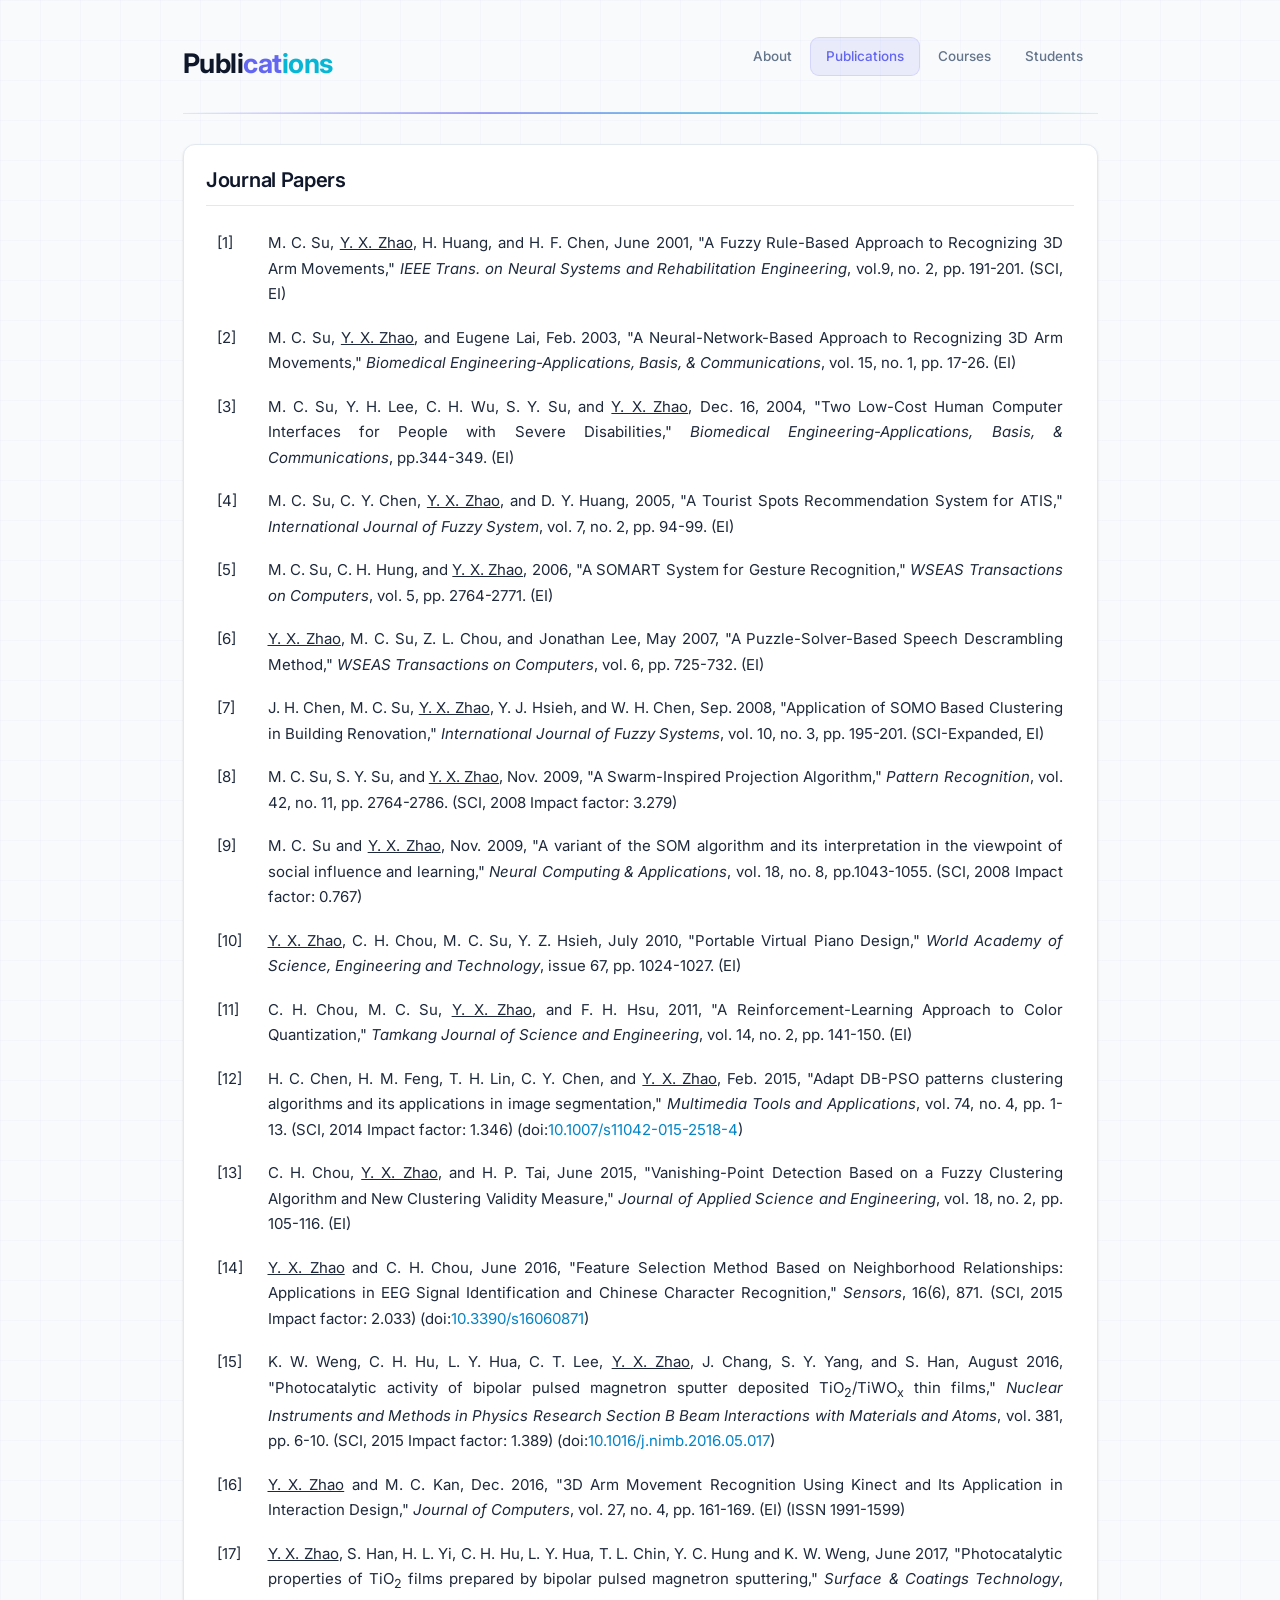
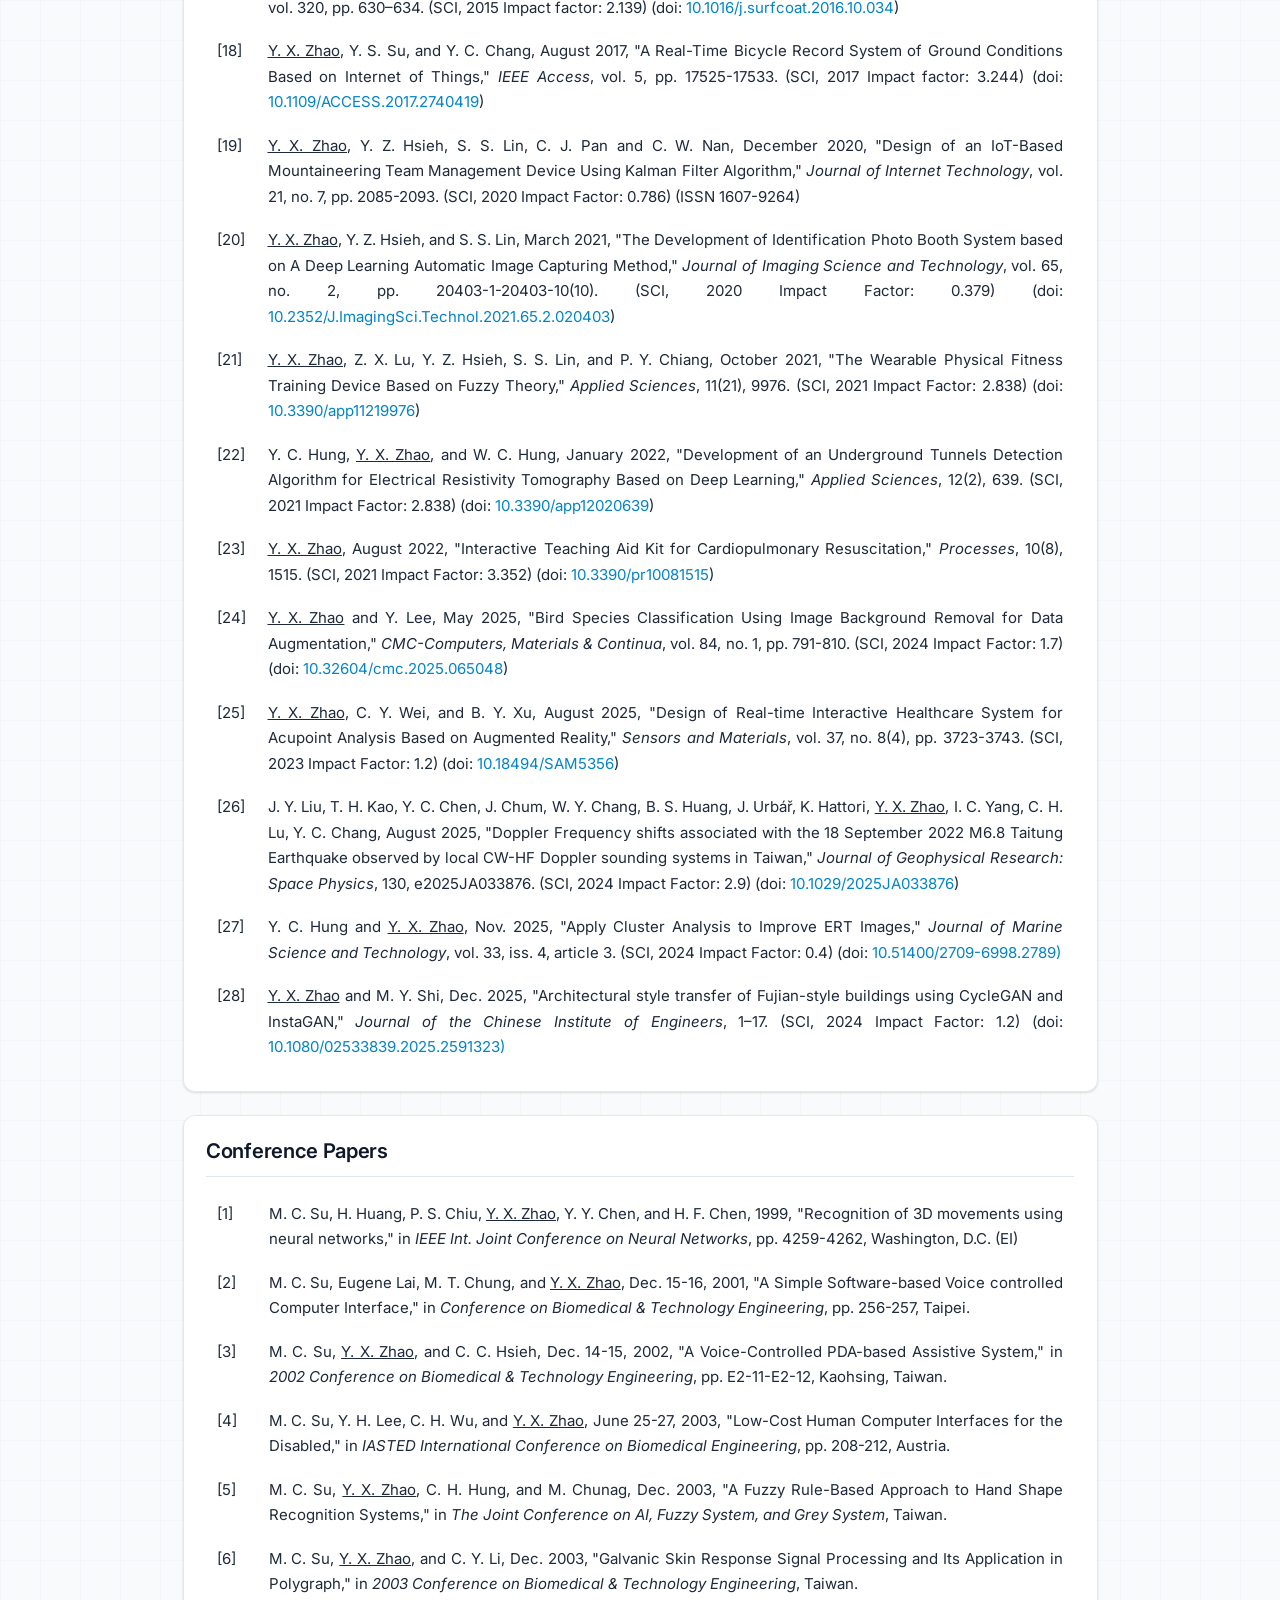
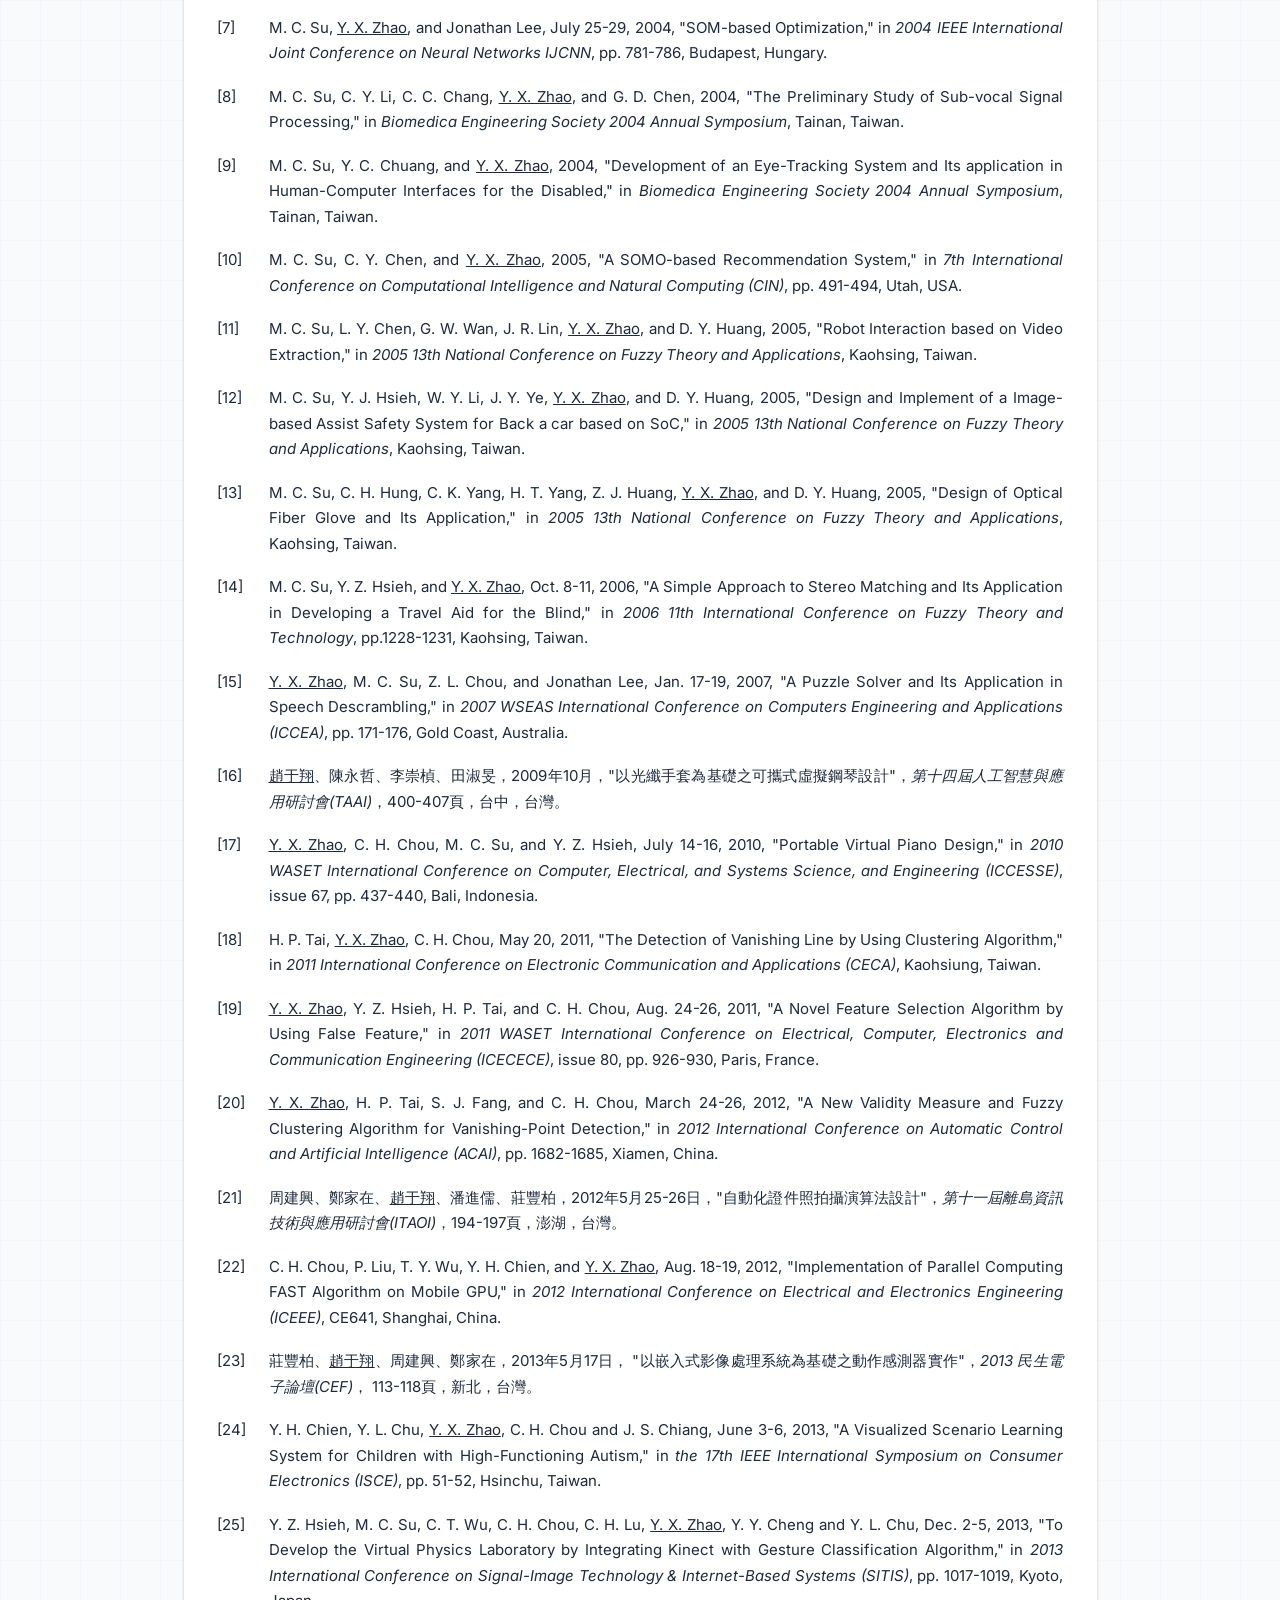
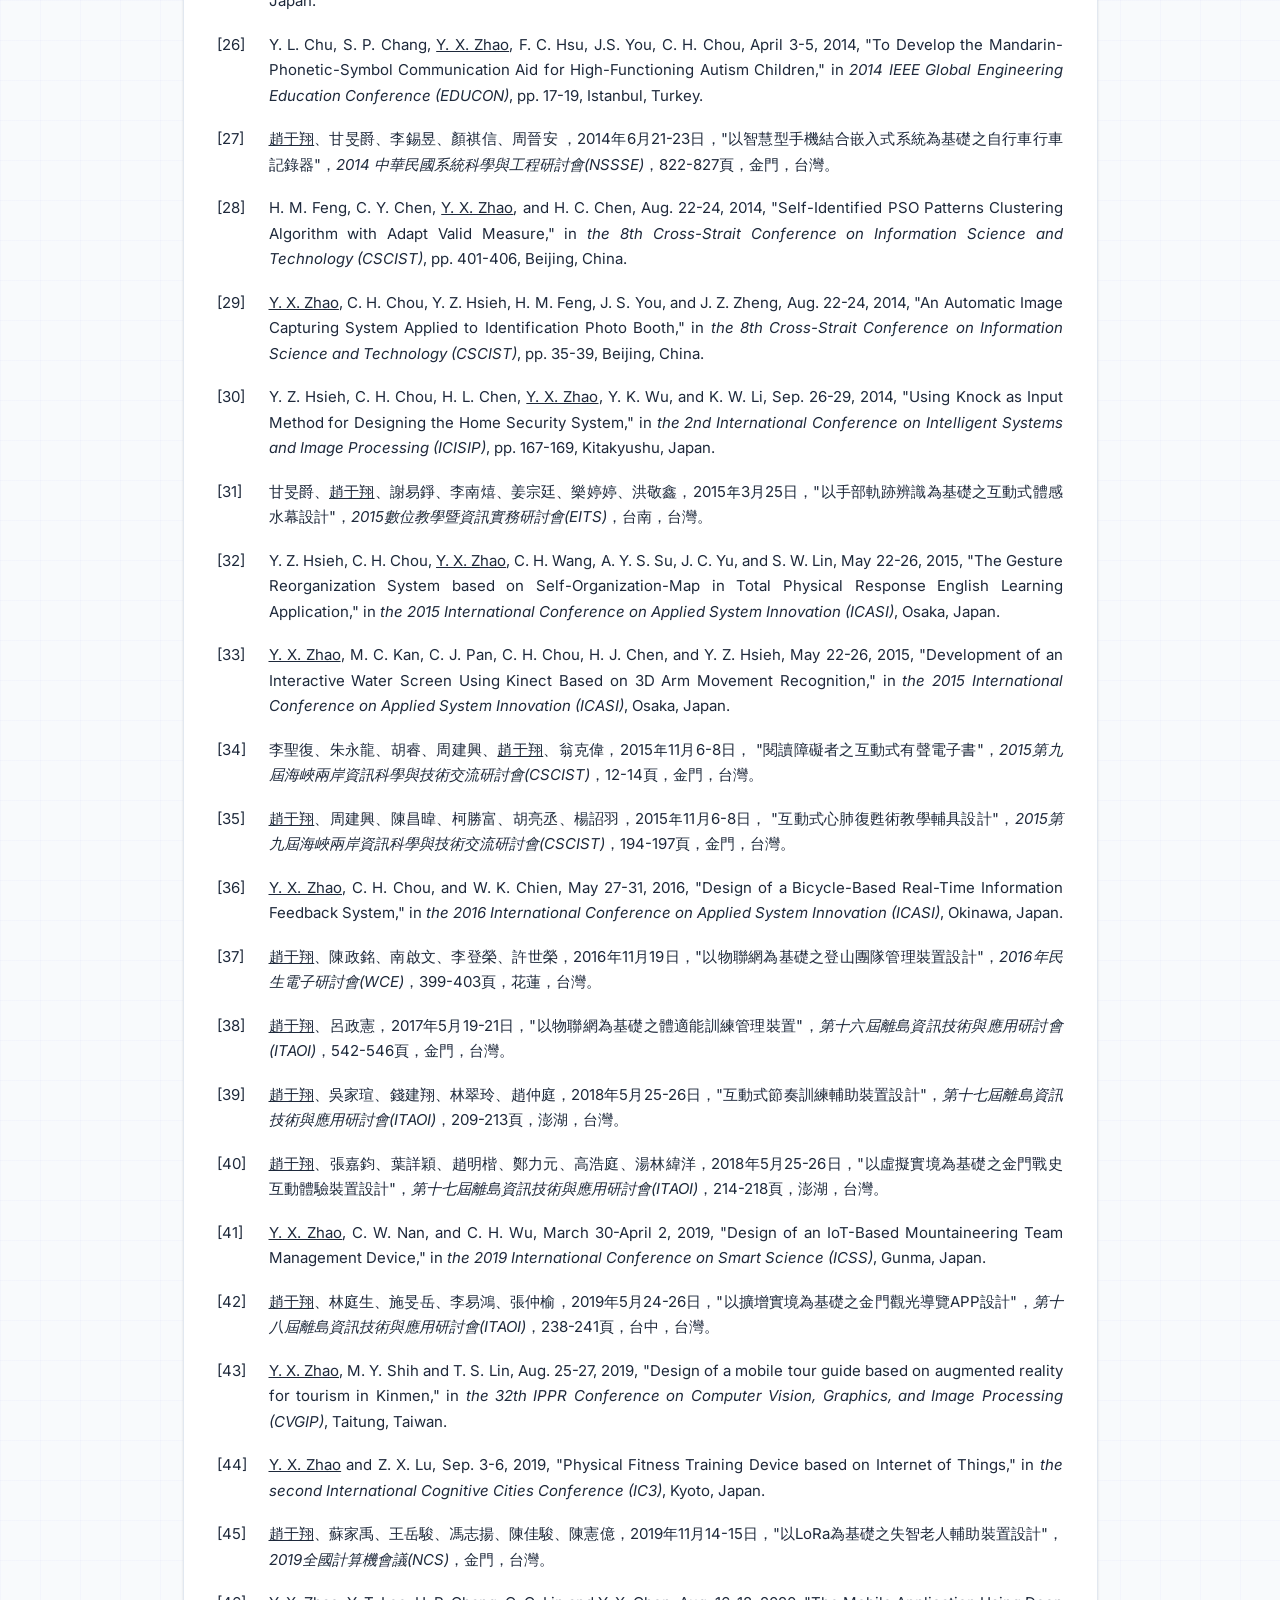
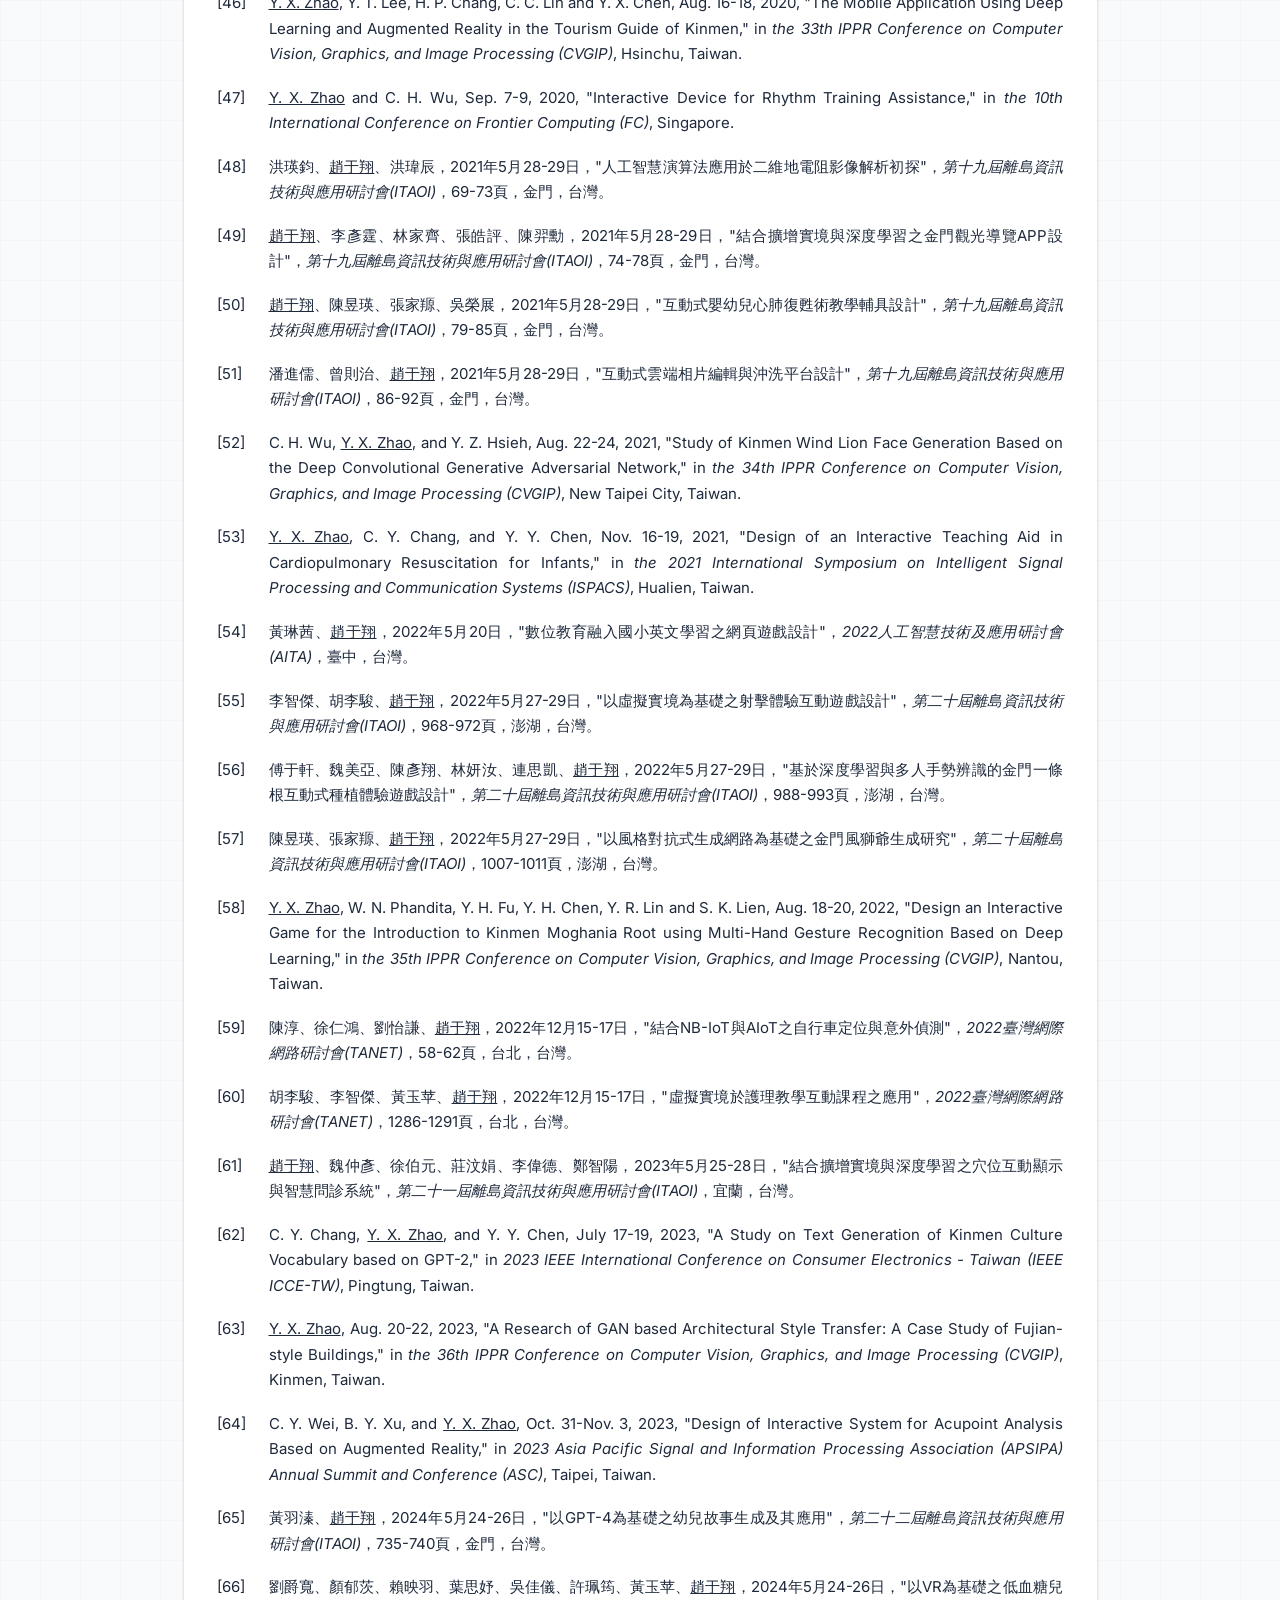
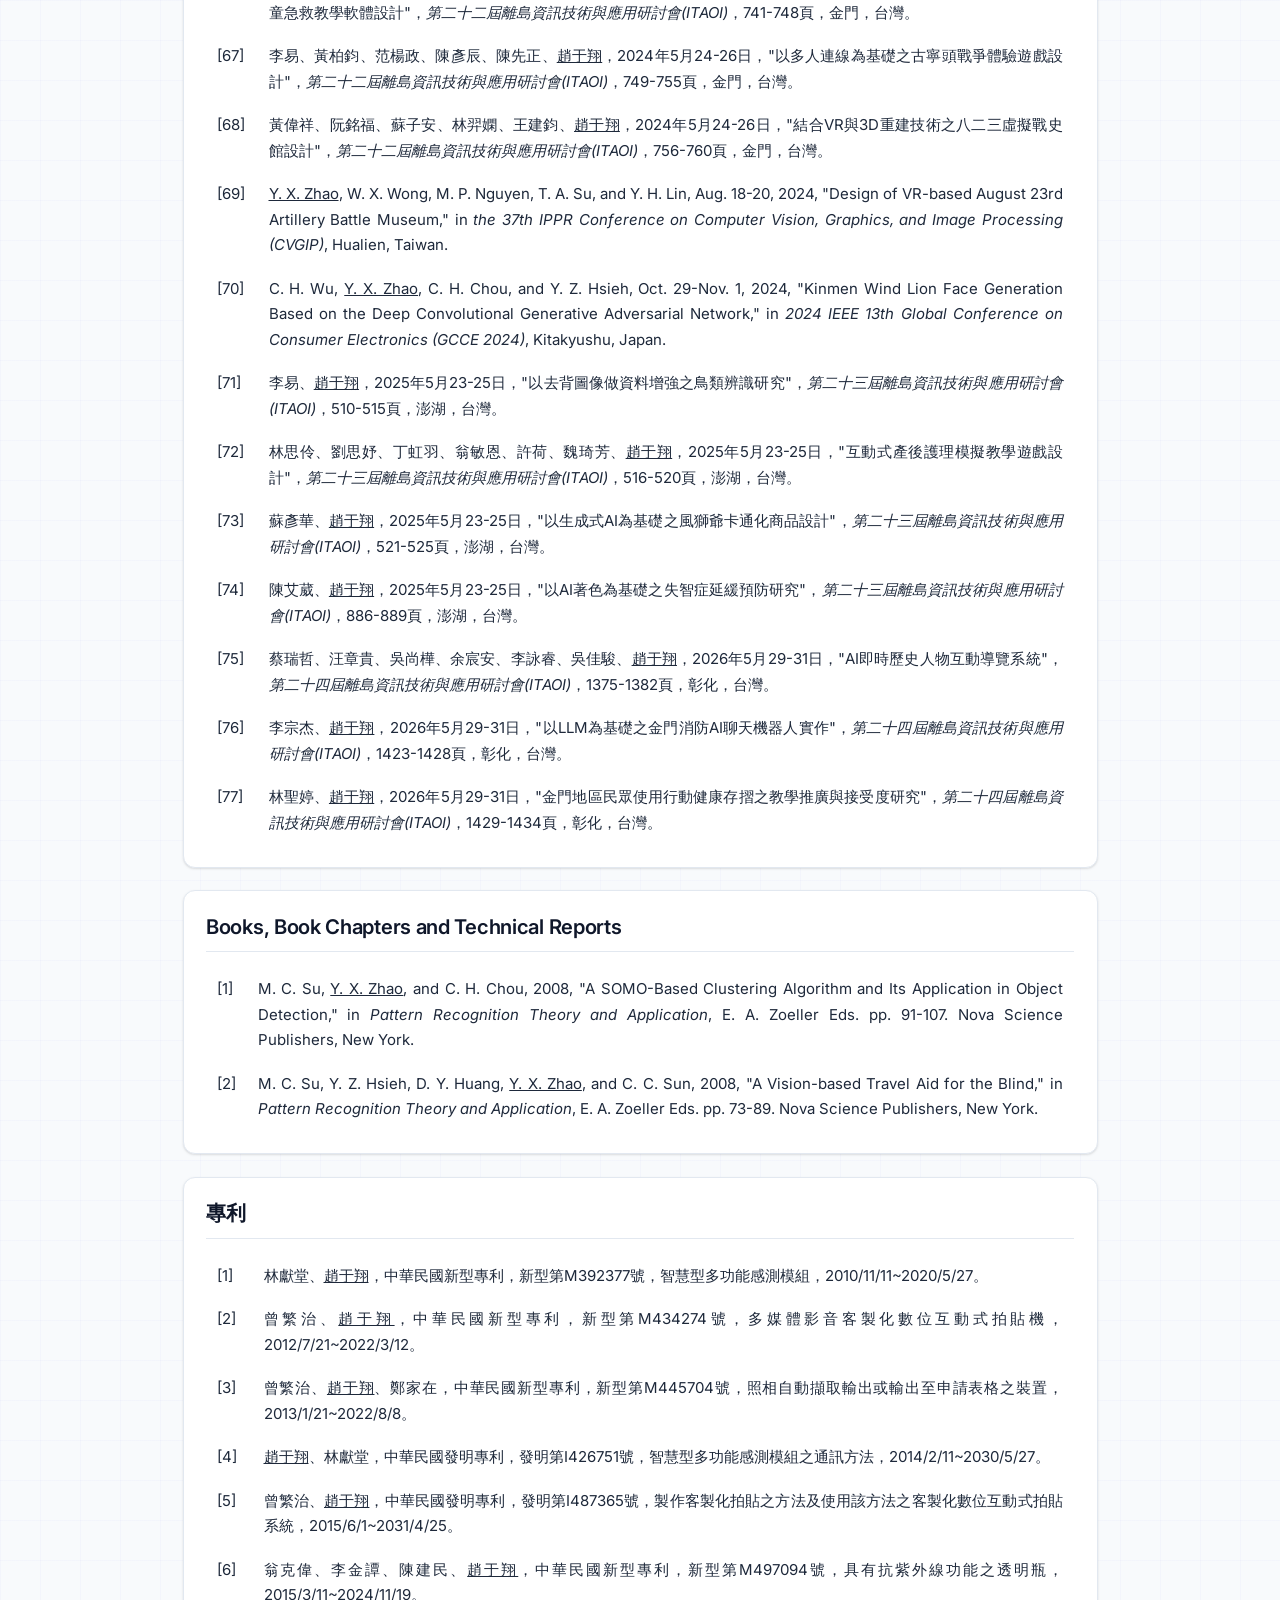
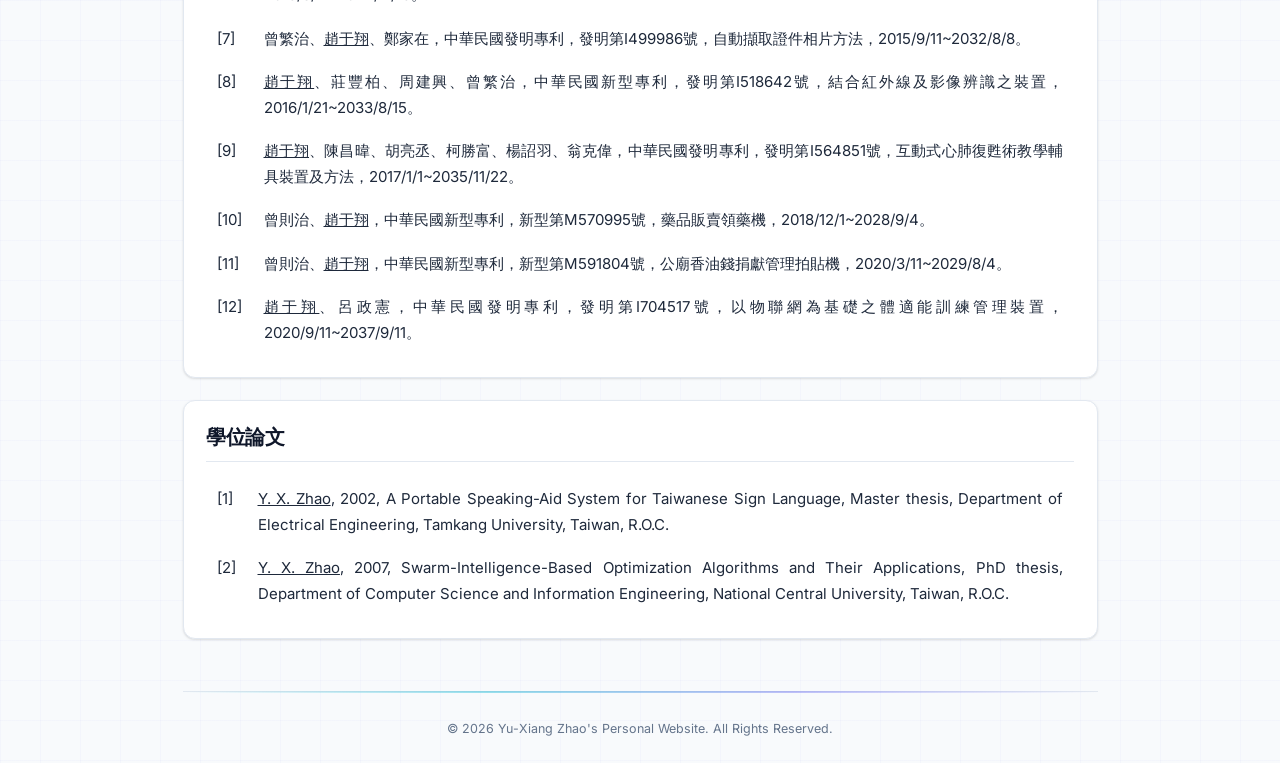
<file: publications.html>
<!DOCTYPE html PUBLIC "-//W3C//DTD XHTML 1.0 Strict//EN" "http://www.w3.org/TR/xhtml1/DTD/xhtml1-strict.dtd">
<html xmlns="http://www.w3.org/1999/xhtml">

<head>
    <title>Yu-Xiang Zhao</title>
    <meta http-equiv="content-type" content="text/html; charset=utf-8" />
    <meta http-equiv="X-UA-Compatible" content="IE=edge,chrome=1" />
    <meta name="viewport" content="width=device-width, initial-scale=1.0" />
    <meta name="keywords" content="Yu-Xiang Zhao" />
    <meta name="copyright" content="Yu-Xiang Zhao" />
    <meta name="description" content="Yu-Xiang Zhao" />
    <meta name="author" content="Yu-Xiang Zhao" />
    <meta name="Robots" content="ALL" />
    <link rel="shortcut icon" type="image/x-icon" href="images/favicon/favicon.ico" />
    <link rel="bookmark" type="image/x-icon" href="images/favicon/favicon.ico" />
    <link rel="preconnect" href="https://fonts.googleapis.com" />
    <link rel="preconnect" href="https://fonts.gstatic.com" crossorigin="anonymous" />
    <link href="https://fonts.googleapis.com/css2?family=Inter:wght@400;500;600;700&display=swap" rel="stylesheet" />
    <link href="style.css" rel="stylesheet" type="text/css" media="screen" />
</head>

<body class="page-publications">
    <div class="page-wrapper">
        <!-- Header -->
        <header class="site-header">
            <div class="header-inner">
                <div class="logo">
                    <h1>
                        <a href="publications.html">Publi<span class="color1">cat</span><span class="color2">ions</span></a>
                    </h1>
                </div>
                <button class="nav-toggle" aria-label="Toggle navigation">&#9776;</button>
                <nav class="main-nav" id="mainNav">
                    <ul>
                        <li class="first"><a href="index.html">About</a></li>
                        <li class="current_page_item"><a href="publications.html">Publications</a></li>
                        <li><a href="courses.html">Courses</a></li>
                        <li><a href="students.html">Students</a></li>
                    </ul>
                </nav>
            </div>
        </header>

        <!-- Main Content -->
        <div class="content-main">
            <div class="section-card">
                <h2>Journal Papers</h2>
                <div class="entry">
                    <table style="text-align: justify;">
                        <tr>
                            <td style="padding-right: 10px; vertical-align: top;">[1]</td>
                            <td>M. C. Su, <span style="text-decoration: underline;">Y. X. Zhao</span>, H. Huang, and H. F. Chen, June 2001, "A Fuzzy Rule-Based Approach to Recognizing 3D Arm Movements," <span style="font-style: italic;">IEEE Trans. on Neural Systems and Rehabilitation Engineering</span>, vol.9, no. 2, pp. 191-201. (SCI, EI)</td>
                        </tr>
                        <tr>
                            <td style="padding-right: 10px; vertical-align: top;">[2]</td>
                            <td>M. C. Su, <span style="text-decoration: underline;">Y. X. Zhao</span>, and Eugene Lai, Feb. 2003, "A Neural-Network-Based Approach to Recognizing 3D Arm Movements," <span style="font-style: italic;">Biomedical Engineering-Applications, Basis, & Communications</span>, vol. 15, no. 1, pp. 17-26. (EI)</td>
                        </tr>
                        <tr>
                            <td style="padding-right: 10px; vertical-align: top;">[3]</td>
                            <td>M. C. Su, Y. H. Lee, C. H. Wu, S. Y. Su, and <span style="text-decoration: underline;">Y. X. Zhao</span>, Dec. 16, 2004, "Two Low-Cost Human Computer Interfaces for People with Severe Disabilities," <span style="font-style: italic;">Biomedical Engineering-Applications, Basis, & Communications</span>, pp.344-349. (EI)</td>
                        </tr>
                        <tr>
                            <td style="padding-right: 10px; vertical-align: top;">[4]</td>
                            <td>M. C. Su, C. Y. Chen, <span style="text-decoration: underline;">Y. X. Zhao</span>, and D. Y. Huang, 2005, "A Tourist Spots Recommendation System for ATIS," <span style="font-style: italic;">International Journal of Fuzzy System</span>, vol. 7, no. 2, pp. 94-99. (EI)</td>
                        </tr>
                        <tr>
                            <td style="padding-right: 10px; vertical-align: top;">[5]</td>
                            <td>M. C. Su, C. H. Hung, and <span style="text-decoration: underline;">Y. X. Zhao</span>, 2006, "A SOMART System for Gesture Recognition," <span style="font-style: italic;">WSEAS Transactions on Computers</span>, vol. 5, pp. 2764-2771. (EI)</td>
                        </tr>
                        <tr>
                            <td style="padding-right: 10px; vertical-align: top;">[6]</td>
                            <td><span style="text-decoration: underline;">Y. X. Zhao</span>, M. C. Su, Z. L. Chou, and Jonathan Lee, May 2007, "A Puzzle-Solver-Based Speech Descrambling Method," <span style="font-style: italic;">WSEAS Transactions on Computers</span>, vol. 6, pp. 725-732. (EI)</td>
                        </tr>
                        <tr>
                            <td style="padding-right: 10px; vertical-align: top;">[7]</td>
                            <td>J. H. Chen, M. C. Su, <span style="text-decoration: underline;">Y. X. Zhao</span>, Y. J. Hsieh, and W. H. Chen, Sep. 2008, "Application of SOMO Based Clustering in Building Renovation," <span style="font-style: italic;">International Journal of Fuzzy Systems</span>, vol. 10, no. 3, pp. 195-201. (SCI-Expanded, EI)</td>
                        </tr>
                        <tr>
                            <td style="padding-right: 10px; vertical-align: top;">[8]</td>
                            <td>M. C. Su, S. Y. Su, and <span style="text-decoration: underline;">Y. X. Zhao</span>, Nov. 2009, "A Swarm-Inspired Projection Algorithm," <span style="font-style: italic;">Pattern Recognition</span>, vol. 42, no. 11, pp. 2764-2786. (SCI, 2008 Impact factor: 3.279)</td>
                        </tr>
                        <tr>
                            <td style="padding-right: 10px; vertical-align: top;">[9]</td>
                            <td>M. C. Su and <span style="text-decoration: underline;">Y. X. Zhao</span>, Nov. 2009, "A variant of the SOM algorithm and its interpretation in the viewpoint of social influence and learning," <span style="font-style: italic;">Neural Computing & Applications</span>, vol. 18, no. 8, pp.1043-1055. (SCI, 2008 Impact factor: 0.767)</td>
                        </tr>
                        <tr>
                            <td style="padding-right: 10px; vertical-align: top;">[10]</td>
                            <td><span style="text-decoration: underline;">Y. X. Zhao</span>, C. H. Chou, M. C. Su, Y. Z. Hsieh, July 2010, "Portable Virtual Piano Design," <span style="font-style: italic;">World Academy of Science, Engineering and Technology</span>, issue 67,  pp. 1024-1027. (EI)</td>
                        </tr>
                        <tr>
                            <td style="padding-right: 10px; vertical-align: top;">[11]</td>
                            <td>C. H. Chou, M. C. Su, <span style="text-decoration: underline;">Y. X. Zhao</span>, and F. H. Hsu, 2011, "A Reinforcement-Learning Approach to Color Quantization," <span style="font-style: italic;">Tamkang Journal of Science and Engineering</span>, vol. 14, no. 2, pp. 141-150. (EI)</td>
                        </tr>
                        <tr>
                            <td style="padding-right: 10px; vertical-align: top;">[12]</td>
                            <td>H. C. Chen, H. M. Feng, T. H. Lin, C. Y. Chen, and <span style="text-decoration: underline;">Y. X. Zhao</span>, Feb. 2015, "Adapt DB-PSO patterns clustering algorithms and its applications in image segmentation," <span style="font-style: italic;">Multimedia Tools and Applications</span>, vol. 74, no. 4, pp. 1-13. (SCI, 2014 Impact factor: 1.346) (doi:<a href="http://dx.doi.org/10.1007/s11042-015-2518-4" target="_blank">10.1007/s11042-015-2518-4</a>)</td>
                        </tr>
                        <tr>
                            <td style="padding-right: 10px; vertical-align: top;">[13]</td>
                            <td>C. H. Chou, <span style="text-decoration: underline;">Y. X. Zhao</span>, and H. P. Tai, June 2015, "Vanishing-Point Detection Based on a Fuzzy Clustering Algorithm and New Clustering Validity Measure," <span style="font-style: italic;">Journal of Applied Science and Engineering</span>, vol. 18, no. 2, pp. 105-116. (EI)</td>
                        </tr>
                        <tr>
                            <td style="padding-right: 10px; vertical-align: top;">[14]</td>
                            <td><span style="text-decoration: underline;">Y. X. Zhao</span> and C. H. Chou, June 2016, "Feature Selection Method Based on Neighborhood Relationships: Applications in EEG Signal Identification and Chinese Character Recognition," <span style="font-style: italic;">Sensors</span>, 16(6), 871. (SCI, 2015 Impact factor: 2.033) (doi:<a href="http://dx.doi.org/10.3390/s16060871" target="_blank">10.3390/s16060871</a>)</td>
                        </tr>
                        <tr>
                            <td style="padding-right: 10px; vertical-align: top;">[15]</td>
                            <td>K. W. Weng, C. H. Hu, L. Y. Hua, C. T. Lee, <span style="text-decoration: underline;">Y. X. Zhao</span>, J. Chang, S. Y. Yang, and S. Han, August 2016, "Photocatalytic activity of bipolar pulsed magnetron sputter deposited TiO<SUB>2</SUB>/TiWO<SUB>x</SUB> thin films," <span style="font-style: italic;">Nuclear Instruments and Methods in Physics Research Section B Beam Interactions with Materials and Atoms</span>, vol. 381, pp. 6-10. (SCI, 2015 Impact factor: 1.389) (doi:<a href="http://dx.doi.org/10.1016/j.nimb.2016.05.017" target="_blank">10.1016/j.nimb.2016.05.017</a>)</td>
                        </tr>
                        <tr>
                            <td style="padding-right: 10px; vertical-align: top;">[16]</td>
                            <td><span style="text-decoration: underline;">Y. X. Zhao</span> and M. C. Kan, Dec. 2016, "3D Arm Movement Recognition Using Kinect and Its Application in Interaction Design," <span style="font-style: italic;">Journal of Computers</span>, vol. 27, no. 4, pp. 161-169. (EI) (ISSN 1991-1599)</td>
                        </tr>
                        <tr>
                            <td style="padding-right: 10px; vertical-align: top;">[17]</td>
                            <td><span style="text-decoration: underline;">Y. X. Zhao</span>, S. Han, H. L. Yi, C. H. Hu, L. Y. Hua, T. L. Chin, Y. C. Hung and K. W. Weng, June 2017, "Photocatalytic properties of TiO<SUB>2</SUB> films prepared by bipolar pulsed magnetron sputtering," <span style="font-style: italic;">Surface & Coatings Technology</span>, vol. 320, pp. 630–634. (SCI, 2015 Impact factor: 2.139) (doi: <a href="http://dx.doi.org/10.1016/j.surfcoat.2016.10.034" target="_blank">10.1016/j.surfcoat.2016.10.034</a>)</td>
                        </tr>
                        <tr>
                            <td style="padding-right: 10px; vertical-align: top;">[18]</td>
                            <td><span style="text-decoration: underline;">Y. X. Zhao</span>, Y. S. Su, and Y. C. Chang, August 2017, "A Real-Time Bicycle Record System of Ground Conditions Based on Internet of Things," <span style="font-style: italic;">IEEE Access</span>, vol. 5, pp. 17525-17533. (SCI, 2017 Impact factor: 3.244) (doi: <a href="https://doi.org/10.1109/ACCESS.2017.2740419" target="_blank">10.1109/ACCESS.2017.2740419</a>)</td>
                        </tr>
                        <tr>
                            <td style="padding-right: 10px; vertical-align: top;">[19]</td>
                            <td><span style="text-decoration: underline;">Y. X. Zhao</span>, Y. Z. Hsieh, S. S. Lin, C. J. Pan and C. W. Nan, December 2020, "Design of an IoT-Based Mountaineering Team Management Device Using Kalman Filter Algorithm," <span style="font-style: italic;">Journal of Internet Technology</span>, vol. 21, no. 7, pp. 2085-2093. (SCI, 2020 Impact Factor: 0.786) (ISSN 1607-9264)</td>
                        </tr>
                        <tr>
                            <td style="padding-right: 10px; vertical-align: top;">[20]</td>
                            <td><span style="text-decoration: underline;">Y. X. Zhao</span>, Y. Z. Hsieh, and S. S. Lin, March 2021, "The Development of Identification Photo Booth System based on A Deep Learning Automatic Image Capturing Method," <span style="font-style: italic;">Journal of Imaging Science and Technology</span>, vol. 65, no. 2, pp. 20403-1-20403-10(10). (SCI, 2020 Impact Factor: 0.379) (doi: <a href="https://doi.org/10.2352/J.ImagingSci.Technol.2021.65.2.020403" target="_blank">10.2352/J.ImagingSci.Technol.2021.65.2.020403</a>)</td>
                        </tr>
                        <tr>
                            <td style="padding-right: 10px; vertical-align: top;">[21]</td>
                            <td><span style="text-decoration: underline;">Y. X. Zhao</span>, Z. X. Lu, Y. Z. Hsieh, S. S. Lin, and P. Y. Chiang, October 2021, "The Wearable Physical Fitness Training Device Based on Fuzzy Theory," <span style="font-style: italic;">Applied Sciences</span>, 11(21), 9976. (SCI, 2021 Impact Factor: 2.838) (doi: <a href="https://doi.org/10.3390/app11219976" target="_blank">10.3390/app11219976</a>)</td>
                        </tr>
                        <tr>
                            <td style="padding-right: 10px; vertical-align: top;">[22]</td>
                            <td>Y. C. Hung, <span style="text-decoration: underline;">Y. X. Zhao</span>, and W. C. Hung, January 2022, "Development of an Underground Tunnels Detection Algorithm for Electrical Resistivity Tomography Based on Deep Learning," <span style="font-style: italic;">Applied Sciences</span>, 12(2), 639. (SCI, 2021 Impact Factor: 2.838) (doi: <a href="https://doi.org/10.3390/app12020639" target="_blank">10.3390/app12020639</a>)</td>
                        </tr>
                        <tr>
                            <td style="padding-right: 10px; vertical-align: top;">[23]</td>
                            <td><span style="text-decoration: underline;">Y. X. Zhao</span>, August 2022, "Interactive Teaching Aid Kit for Cardiopulmonary Resuscitation," <span style="font-style: italic;">Processes</span>, 10(8), 1515. (SCI, 2021 Impact Factor: 3.352) (doi: <a href="https://doi.org/10.3390/pr10081515" target="_blank">10.3390/pr10081515</a>)</td>
                        </tr>
                        <tr>
                            <td style="padding-right: 10px; vertical-align: top;">[24]</td>
                            <td><span style="text-decoration: underline;">Y. X. Zhao</span> and Y. Lee, May 2025, "Bird Species Classification Using Image Background Removal for Data Augmentation," <span style="font-style: italic;">CMC-Computers, Materials & Continua</span>, vol. 84, no. 1, pp. 791-810. (SCI, 2024 Impact Factor: 1.7) (doi: <a href="https://doi.org/10.32604/cmc.2025.065048" target="_blank">10.32604/cmc.2025.065048</a>)</td>
                        </tr>
                        <tr>
                            <td style="padding-right: 10px; vertical-align: top;">[25]</td>
                            <td><span style="text-decoration: underline;">Y. X. Zhao</span>, C. Y. Wei, and B. Y. Xu, August 2025, "Design of Real-time Interactive Healthcare System for Acupoint Analysis Based on Augmented Reality," <span style="font-style: italic;">Sensors and Materials</span>, vol. 37, no. 8(4), pp. 3723-3743. (SCI, 2023 Impact Factor: 1.2) (doi: <a href="https://doi.org/10.18494/SAM5356" target="_blank">10.18494/SAM5356</a>)</td>
                        </tr>
                        <tr>
                            <td style="padding-right: 10px; vertical-align: top;">[26]</td>
                            <td>J. Y. Liu, T. H. Kao, Y. C. Chen, J. Chum, W. Y. Chang, B. S. Huang, J. Urbář, K. Hattori, <span style="text-decoration: underline;">Y. X. Zhao</span>, I. C. Yang, C. H. Lu, Y. C. Chang, August 2025, "Doppler Frequency shifts associated with the 18 September 2022 M6.8 Taitung Earthquake observed by local CW-HF Doppler sounding systems in Taiwan," <span style="font-style: italic;">Journal of Geophysical Research: Space Physics</span>, 130, e2025JA033876. (SCI, 2024 Impact Factor: 2.9) (doi: <a href="https://doi.org/10.1029/2025JA033876" target="_blank">10.1029/2025JA033876</a>)</td>
                        </tr>
                        <tr>
                            <td style="padding-right: 10px; vertical-align: top;">[27]</td>
                            <td>Y. C. Hung and <span style="text-decoration: underline;">Y. X. Zhao</span>, Nov. 2025, "Apply Cluster Analysis to Improve ERT Images," <span style="font-style: italic;">Journal of Marine Science and Technology</span>, vol. 33, iss. 4, article 3. (SCI, 2024 Impact Factor: 0.4) (doi: <a href="https://doi.org/10.51400/2709-6998.2789" target="_blank">10.51400/2709-6998.2789)</a></td>
                        </tr>
                        <tr>
                            <td style="padding-right: 10px; vertical-align: top;">[28]</td>
                            <td><span style="text-decoration: underline;">Y. X. Zhao</span> and M. Y. Shi, Dec. 2025, "Architectural style transfer of Fujian-style buildings using CycleGAN and InstaGAN," <span style="font-style: italic;">Journal of the Chinese Institute of Engineers</span>, 1–17. (SCI, 2024 Impact Factor: 1.2) (doi: <a href="https://doi.org/10.1080/02533839.2025.2591323" target="_blank">10.1080/02533839.2025.2591323)</a></td>
                        </tr>
                    </table>
                </div>
            </div>
            
            <div class="section-card">
                <h2>Conference Papers</h2>
                <div class="entry">
                    <table style="text-align: justify;">
                        <tr>
                            <td style="padding-right: 10px; vertical-align: top;">[1]</td>
                            <td>M. C. Su, H. Huang, P. S. Chiu, <span style="text-decoration: underline;">Y. X. Zhao</span>, Y. Y. Chen, and H. F. Chen, 1999, "Recognition of 3D movements using neural networks," in <span style="font-style: italic;">IEEE Int. Joint Conference on Neural Networks</span>, pp. 4259-4262, Washington, D.C. (EI)</td>
                        </tr>
                        <tr>
                            <td style="padding-right: 10px; vertical-align: top;">[2]</td>
                            <td>M. C. Su, Eugene Lai, M. T. Chung, and <span style="text-decoration: underline;">Y. X. Zhao</span>, Dec. 15-16, 2001, "A Simple Software-based Voice controlled Computer Interface," in <span style="font-style: italic;">Conference on Biomedical & Technology Engineering</span>, pp. 256-257, Taipei.</td>
                        </tr>
                        <tr>
                            <td style="padding-right: 10px; vertical-align: top;">[3]</td>
                            <td>M. C. Su, <span style="text-decoration: underline;">Y. X. Zhao</span>, and C. C. Hsieh, Dec. 14-15, 2002, "A Voice-Controlled PDA-based Assistive System," in <span style="font-style: italic;">2002 Conference on Biomedical & Technology Engineering</span>, pp. E2-11-E2-12, Kaohsing, Taiwan.</td>
                        </tr>
                        <tr>
                            <td style="padding-right: 10px; vertical-align: top;">[4]</td>
                            <td>M. C. Su, Y. H. Lee, C. H. Wu, and <span style="text-decoration: underline;">Y. X. Zhao</span>, June 25-27, 2003, "Low-Cost Human Computer Interfaces for the Disabled," in <span style="font-style: italic;">IASTED International Conference on Biomedical Engineering</span>, pp. 208-212, Austria.</td>
                        </tr>
                        <tr>
                            <td style="padding-right: 10px; vertical-align: top;">[5]</td>
                            <td>M. C. Su, <span style="text-decoration: underline;">Y. X. Zhao</span>, C. H. Hung, and M. Chunag, Dec. 2003, "A Fuzzy Rule-Based Approach to Hand Shape Recognition Systems," in <span style="font-style: italic;">The Joint Conference on AI, Fuzzy System, and Grey System</span>, Taiwan.</td>
                        </tr>
                        <tr>
                            <td style="padding-right: 10px; vertical-align: top;">[6]</td>
                            <td>M. C. Su, <span style="text-decoration: underline;">Y. X. Zhao</span>, and C. Y. Li, Dec. 2003, "Galvanic Skin Response Signal Processing and Its Application in Polygraph," in <span style="font-style: italic;">2003 Conference on Biomedical & Technology Engineering</span>, Taiwan.</td>
                        </tr>
                        <tr>
                            <td style="padding-right: 10px; vertical-align: top;">[7]</td>
                            <td>M. C. Su, <span style="text-decoration: underline;">Y. X. Zhao</span>, and Jonathan Lee, July 25-29, 2004, "SOM-based Optimization," in <span style="font-style: italic;">2004 IEEE International Joint Conference on Neural Networks IJCNN</span>, pp. 781-786, Budapest, Hungary.</td>
                        </tr>
                        <tr>
                            <td style="padding-right: 10px; vertical-align: top;">[8]</td>
                            <td>M. C. Su, C. Y. Li, C. C. Chang, <span style="text-decoration: underline;">Y. X. Zhao</span>, and G. D. Chen, 2004, "The Preliminary Study of Sub-vocal Signal Processing," in <span style="font-style: italic;">Biomedica Engineering Society 2004 Annual Symposium</span>, Tainan, Taiwan.</td>
                        </tr>
                        <tr>
                            <td style="padding-right: 10px; vertical-align: top;">[9]</td>
                            <td>M. C. Su, Y. C. Chuang, and <span style="text-decoration: underline;">Y. X. Zhao</span>, 2004, "Development of an Eye-Tracking System and Its application in Human-Computer Interfaces for the Disabled," in <span style="font-style: italic;">Biomedica Engineering Society 2004 Annual Symposium</span>, Tainan, Taiwan.</td>
                        </tr>
                        <tr>
                            <td style="padding-right: 10px; vertical-align: top;">[10]</td>
                            <td>M. C. Su, C. Y. Chen, and <span style="text-decoration: underline;">Y. X. Zhao</span>, 2005, "A SOMO-based Recommendation System," in <span style="font-style: italic;">7th International Conference on Computational Intelligence and Natural Computing (CIN)</span>, pp. 491-494, Utah, USA.</td>
                        </tr>
                        <tr>
                            <td style="padding-right: 10px; vertical-align: top;">[11]</td>
                            <td>M. C. Su, L. Y. Chen, G. W. Wan, J. R. Lin, <span style="text-decoration: underline;">Y. X. Zhao</span>, and D. Y. Huang, 2005, "Robot Interaction based on Video Extraction," in <span style="font-style: italic;">2005 13th National Conference on Fuzzy Theory and Applications</span>, Kaohsing, Taiwan.</td>
                        </tr>
                        <tr>
                            <td style="padding-right: 10px; vertical-align: top;">[12]</td>
                            <td>M. C. Su, Y. J. Hsieh, W. Y. Li, J. Y. Ye, <span style="text-decoration: underline;">Y. X. Zhao</span>, and D. Y. Huang, 2005, "Design and Implement of a Image-based Assist Safety System for Back a car based on SoC," in <span style="font-style: italic;">2005 13th National Conference on Fuzzy Theory and Applications</span>, Kaohsing, Taiwan.</td>
                        </tr>
                        <tr>
                            <td style="padding-right: 10px; vertical-align: top;">[13]</td>
                            <td>M. C. Su, C. H. Hung, C. K. Yang, H. T. Yang, Z. J. Huang, <span style="text-decoration: underline;">Y. X. Zhao</span>, and D. Y. Huang, 2005, "Design of Optical Fiber Glove and Its Application," in <span style="font-style: italic;">2005 13th National Conference on Fuzzy Theory and Applications</span>, Kaohsing, Taiwan.</td>
                        </tr>
                        <tr>
                            <td style="padding-right: 10px; vertical-align: top;">[14]</td>
                            <td>M. C. Su, Y. Z. Hsieh, and <span style="text-decoration: underline;">Y. X. Zhao</span>, Oct. 8-11, 2006, "A Simple Approach to Stereo Matching and Its Application in Developing a Travel Aid for the Blind," in <span style="font-style: italic;">2006 11th International Conference on Fuzzy Theory and Technology</span>, pp.1228-1231, Kaohsing, Taiwan.</td>
                        </tr>
                        <tr>
                            <td style="padding-right: 10px; vertical-align: top;">[15]</td>
                            <td><span style="text-decoration: underline;">Y. X. Zhao</span>, M. C. Su, Z. L. Chou, and Jonathan Lee, Jan. 17-19, 2007, "A Puzzle Solver and Its Application in Speech Descrambling," in <span style="font-style: italic;">2007 WSEAS International Conference on Computers Engineering and Applications (ICCEA)</span>, pp. 171-176, Gold Coast, Australia.</td>
                        </tr>
                        <tr>
                            <td style="padding-right: 10px; vertical-align: top;">[16]</td>
                            <td><span style="text-decoration: underline;">趙于翔</span>、陳永哲、李崇楨、田淑旻，2009年10月，"以光纖手套為基礎之可攜式虛擬鋼琴設計"，<span style="font-style: italic;">第十四屆人工智慧與應用研討會(TAAI)</span>，400-407頁，台中，台灣。</td>
                        </tr>
                        <tr>
                            <td style="padding-right: 10px; vertical-align: top;">[17]</td>
                            <td><span style="text-decoration: underline;">Y. X. Zhao</span>, C. H. Chou, M. C. Su, and Y. Z. Hsieh, July 14-16, 2010, "Portable Virtual Piano Design," in <span style="font-style: italic;">2010 WASET International Conference on Computer, Electrical, and Systems Science, and Engineering (ICCESSE)</span>, issue 67, pp. 437-440, Bali, Indonesia.</td>
                        </tr>
                        <tr>
                            <td style="padding-right: 10px; vertical-align: top;">[18]</td>
                            <td>H. P. Tai, <span style="text-decoration: underline;">Y. X. Zhao</span>, C. H. Chou, May 20, 2011, "The Detection of Vanishing Line by Using Clustering Algorithm," in <span style="font-style: italic;">2011 International Conference on Electronic Communication and Applications (CECA)</span>, Kaohsiung, Taiwan.</td>
                        </tr>
                        <tr>
                            <td style="padding-right: 10px; vertical-align: top;">[19]</td>
                            <td><span style="text-decoration: underline;">Y. X. Zhao</span>, Y. Z. Hsieh, H. P. Tai, and C. H. Chou, Aug. 24-26, 2011, "A Novel Feature Selection Algorithm by Using False Feature," in <span style="font-style: italic;">2011 WASET International Conference on Electrical, Computer, Electronics and Communication Engineering (ICECECE)</span>, issue 80, pp. 926-930, Paris, France.</td>
                        </tr>
                        <tr>
                            <td style="padding-right: 10px; vertical-align: top;">[20]</td>
                            <td><span style="text-decoration: underline;">Y. X. Zhao</span>, H. P. Tai, S. J. Fang, and C. H. Chou, March 24-26, 2012, "A New Validity Measure and Fuzzy Clustering Algorithm for Vanishing-Point Detection," in <span style="font-style: italic;">2012 International Conference on Automatic Control and Artificial Intelligence (ACAI)</span>, pp. 1682-1685, Xiamen, China.</td>
                        </tr>
                        <tr>
                            <td style="padding-right: 10px; vertical-align: top;">[21]</td>
                            <td>周建興、鄭家在、<span style="text-decoration: underline;">趙于翔</span>、潘進儒、莊豐柏，2012年5月25-26日，"自動化證件照拍攝演算法設計"，<span style="font-style: italic;">第十一屆離島資訊技術與應用研討會(ITAOI)</span>，194-197頁，澎湖，台灣。</td>
                        </tr>
                        <tr>
                            <td style="padding-right: 10px; vertical-align: top;">[22]</td>
                            <td>C. H. Chou, P. Liu, T. Y. Wu, Y. H. Chien, and <span style="text-decoration: underline;">Y. X. Zhao</span>, Aug. 18-19, 2012, "Implementation of Parallel Computing FAST Algorithm on Mobile GPU," in <span style="font-style: italic;">2012 International Conference on Electrical and Electronics Engineering (ICEEE)</span>, CE641, Shanghai, China.</td>
                        </tr>
                        <tr>
                            <td style="padding-right: 10px; vertical-align: top;">[23]</td>
                            <td>莊豐柏、<span style="text-decoration: underline;">趙于翔</span>、周建興、鄭家在，2013年5月17日， "以嵌入式影像處理系統為基礎之動作感測器實作"，<span style="font-style: italic;">2013 民生電子論壇(CEF)</span>， 113-118頁，新北，台灣。</td>
                        </tr>
                        <tr>
                            <td style="padding-right: 10px; vertical-align: top;">[24]</td>
                            <td>Y. H. Chien, Y. L. Chu, <span style="text-decoration: underline;">Y. X. Zhao</span>, C. H. Chou and J. S. Chiang, June 3-6, 2013, "A Visualized Scenario Learning System for Children with High-Functioning Autism," in <span style="font-style: italic;">the 17th IEEE International Symposium on Consumer Electronics (ISCE)</span>, pp. 51-52, Hsinchu, Taiwan.</td>
                        </tr>
                        <tr>
                            <td style="padding-right: 10px; vertical-align: top;">[25]</td>
                            <td>Y. Z. Hsieh, M. C. Su, C. T. Wu, C. H. Chou, C. H. Lu, <span style="text-decoration: underline;">Y. X. Zhao</span>, Y. Y. Cheng and Y. L. Chu, Dec. 2-5, 2013, "To Develop the Virtual Physics Laboratory by Integrating Kinect with Gesture Classification Algorithm," in <span style="font-style: italic;">2013 International Conference on Signal-Image Technology & Internet-Based Systems (SITIS)</span>, pp. 1017-1019, Kyoto, Japan.</td>
                        </tr>
                        <tr>
                            <td style="padding-right: 10px; vertical-align: top;">[26]</td>
                            <td>Y. L. Chu, S. P. Chang, <span style="text-decoration: underline;">Y. X. Zhao</span>, F. C. Hsu, J.S. You, C. H. Chou, April 3-5, 2014, "To Develop the Mandarin-Phonetic-Symbol Communication Aid for High-Functioning Autism Children," in <span style="font-style: italic;">2014 IEEE Global Engineering Education Conference (EDUCON)</span>, pp. 17-19, Istanbul, Turkey.</td>
                        </tr>
                        <tr>
                            <td style="padding-right: 10px; vertical-align: top;">[27]</td>
                            <td><span style="text-decoration: underline;">趙于翔</span>、甘旻爵、李錫昱、顏祺信、周晉安 ，2014年6月21-23日，"以智慧型手機結合嵌入式系統為基礎之自行車行車記錄器"，<span style="font-style: italic;">2014 中華民國系統科學與工程研討會(NSSSE)</span>，822-827頁，金門，台灣。</td>
                        </tr>
                        <tr>
                            <td style="padding-right: 10px; vertical-align: top;">[28]</td>
                            <td>H. M. Feng, C. Y. Chen, <span style="text-decoration: underline;">Y. X. Zhao</span>, and H. C. Chen, Aug. 22-24, 2014, "Self-Identified PSO Patterns Clustering Algorithm with Adapt Valid Measure," in <span style="font-style: italic;">the 8th Cross-Strait Conference on Information Science and Technology (CSCIST)</span>, pp. 401-406, Beijing, China.</td>
                        </tr>
                        <tr>
                            <td style="padding-right: 10px; vertical-align: top;">[29]</td>
                            <td><span style="text-decoration: underline;">Y. X. Zhao</span>, C. H. Chou, Y. Z. Hsieh, H. M. Feng, J. S. You, and J. Z. Zheng, Aug. 22-24, 2014, "An Automatic Image Capturing System Applied to Identification Photo Booth," in <span style="font-style: italic;">the 8th Cross-Strait Conference on Information Science and Technology (CSCIST)</span>, pp. 35-39, Beijing, China.</td>
                        </tr>
                        <tr>
                            <td style="padding-right: 10px; vertical-align: top;">[30]</td>
                            <td>Y. Z. Hsieh, C. H. Chou, H. L. Chen, <span style="text-decoration: underline;">Y. X. Zhao</span>, Y. K. Wu, and K. W. Li, Sep. 26-29, 2014, "Using Knock as Input Method for Designing the Home Security System," in <span style="font-style: italic;">the 2nd International Conference on Intelligent Systems and Image Processing (ICISIP)</span>, pp. 167-169, Kitakyushu, Japan.</td>
                        </tr>
                        <tr>
                            <td style="padding-right: 10px; vertical-align: top;">[31]</td>
                            <td>甘旻爵、<span style="text-decoration: underline;">趙于翔</span>、謝易錚、李南熺、姜宗廷、樂婷婷、洪敬鑫，2015年3月25日，"以手部軌跡辨識為基礎之互動式體感水幕設計"，<span style="font-style: italic;">2015數位教學暨資訊實務研討會(EITS)</span>，台南，台灣。</td>
                        </tr>
                        <tr>
                            <td style="padding-right: 10px; vertical-align: top;">[32]</td>
                            <td>Y. Z. Hsieh, C. H. Chou, <span style="text-decoration: underline;">Y. X. Zhao</span>, C. H. Wang, A. Y. S. Su, J. C. Yu, and S. W. Lin, May 22-26, 2015, "The Gesture Reorganization System based on Self-Organization-Map in Total Physical Response English Learning Application," in <span style="font-style: italic;">the 2015 International Conference on Applied System Innovation (ICASI)</span>, Osaka, Japan.</td>
                        </tr>
                        <tr>
                            <td style="padding-right: 10px; vertical-align: top;">[33]</td>
                            <td><span style="text-decoration: underline;">Y. X. Zhao</span>, M. C. Kan, C. J. Pan, C. H. Chou, H. J. Chen, and Y. Z. Hsieh, May 22-26, 2015, "Development of an Interactive Water Screen Using Kinect Based on 3D Arm Movement Recognition," in <span style="font-style: italic;">the 2015 International Conference on Applied System Innovation (ICASI)</span>, Osaka, Japan.</td>
                        </tr>
                        <tr>
                            <td style="padding-right: 10px; vertical-align: top;">[34]</td>
                            <td>李聖復、朱永龍、胡睿、周建興、<span style="text-decoration: underline;">趙于翔</span>、翁克偉，2015年11月6-8日， "閱讀障礙者之互動式有聲電子書"，<span style="font-style: italic;">2015第九屆海峽兩岸資訊科學與技術交流研討會(CSCIST)</span>，12-14頁，金門，台灣。</td>
                        </tr>
                        <tr>
                            <td style="padding-right: 10px; vertical-align: top;">[35]</td>
                            <td><span style="text-decoration: underline;">趙于翔</span>、周建興、陳昌暐、柯勝富、胡亮丞、楊詔羽，2015年11月6-8日， "互動式心肺復甦術教學輔具設計"，<span style="font-style: italic;">2015第九屆海峽兩岸資訊科學與技術交流研討會(CSCIST)</span>，194-197頁，金門，台灣。</td>
                        </tr>
                        <tr>
                            <td style="padding-right: 10px; vertical-align: top;">[36]</td>
                            <td><span style="text-decoration: underline;">Y. X. Zhao</span>, C. H. Chou, and W. K. Chien, May 27-31, 2016, "Design of a Bicycle-Based Real-Time Information Feedback System," in <span style="font-style: italic;">the 2016 International Conference on Applied System Innovation (ICASI)</span>, Okinawa, Japan.</td>
                        </tr>
                        <tr>
                            <td style="padding-right: 10px; vertical-align: top;">[37]</td>
                            <td><span style="text-decoration: underline;">趙于翔</span>、陳政銘、南啟文、李登榮、許世榮，2016年11月19日，"以物聯網為基礎之登山團隊管理裝置設計"，<span style="font-style: italic;">2016年民生電子研討會(WCE)</span>，399-403頁，花蓮，台灣。</td>
                        </tr>
                        <tr>
                            <td style="padding-right: 10px; vertical-align: top;">[38]</td>
                            <td><span style="text-decoration: underline;">趙于翔</span>、呂政憲，2017年5月19-21日，"以物聯網為基礎之體適能訓練管理裝置"，<span style="font-style: italic;">第十六屆離島資訊技術與應用研討會(ITAOI)</span>，542-546頁，金門，台灣。</td>
                        </tr>
                        <tr>
                            <td style="padding-right: 10px; vertical-align: top;">[39]</td>
                            <td><span style="text-decoration: underline;">趙于翔</span>、吳家瑄、錢建翔、林翠玲、趙仲庭，2018年5月25-26日，"互動式節奏訓練輔助裝置設計"，<span style="font-style: italic;">第十七屆離島資訊技術與應用研討會(ITAOI)</span>，209-213頁，澎湖，台灣。</td>
                        </tr>
                        <tr>
                            <td style="padding-right: 10px; vertical-align: top;">[40]</td>
                            <td><span style="text-decoration: underline;">趙于翔</span>、張嘉鈞、葉詳穎、趙明楷、鄭力元、高浩庭、湯林緯洋，2018年5月25-26日，"以虛擬實境為基礎之金門戰史互動體驗裝置設計"，<span style="font-style: italic;">第十七屆離島資訊技術與應用研討會(ITAOI)</span>，214-218頁，澎湖，台灣。</td>
                        </tr>
                        <tr>
                            <td style="padding-right: 10px; vertical-align: top;">[41]</td>
                            <td><span style="text-decoration: underline;">Y. X. Zhao</span>, C. W. Nan, and C. H. Wu, March 30-April 2, 2019, "Design of an IoT-Based Mountaineering Team Management Device," in <span style="font-style: italic;">the 2019 International Conference on Smart Science (ICSS)</span>, Gunma, Japan.</td>
                        </tr>
                        <tr>
                            <td style="padding-right: 10px; vertical-align: top;">[42]</td>
                            <td><span style="text-decoration: underline;">趙于翔</span>、林庭生、施旻岳、李易鴻、張仲榆，2019年5月24-26日，"以擴增實境為基礎之金門觀光導覽APP設計"，<span style="font-style: italic;">第十八屆離島資訊技術與應用研討會(ITAOI)</span>，238-241頁，台中，台灣。</td>
                        </tr>
                        <tr>
                            <td style="padding-right: 10px; vertical-align: top;">[43]</td>
                            <td><span style="text-decoration: underline;">Y. X. Zhao</span>, M. Y. Shih and T. S. Lin, Aug. 25-27, 2019, "Design of a mobile tour guide based on augmented reality for tourism in Kinmen," in <span style="font-style: italic;">the 32th IPPR Conference on Computer Vision, Graphics, and Image Processing (CVGIP)</span>, Taitung, Taiwan.</td>
                        </tr>
                        <tr>
                            <td style="padding-right: 10px; vertical-align: top;">[44]</td>
                            <td><span style="text-decoration: underline;">Y. X. Zhao</span> and Z. X. Lu, Sep. 3-6, 2019, "Physical Fitness Training Device based on Internet of Things," in <span style="font-style: italic;">the second International Cognitive Cities Conference (IC3)</span>, Kyoto, Japan.</td>
                        </tr>
                        <tr>
                            <td style="padding-right: 10px; vertical-align: top;">[45]</td>
                            <td><span style="text-decoration: underline;">趙于翔</span>、蘇家禹、王岳駿、馮志揚、陳佳駿、陳憲億，2019年11月14-15日，"以LoRa為基礎之失智老人輔助裝置設計"，<span style="font-style: italic;">2019全國計算機會議(NCS)</span>，金門，台灣。</td>
                        </tr>
                        <tr>
                            <td style="padding-right: 10px; vertical-align: top;">[46]</td>
                            <td><span style="text-decoration: underline;">Y. X. Zhao</span>, Y. T. Lee, H. P. Chang, C. C. Lin and Y. X. Chen, Aug. 16-18, 2020, "The Mobile Application Using Deep Learning and Augmented Reality in the Tourism Guide of Kinmen," in <span style="font-style: italic;">the 33th IPPR Conference on Computer Vision, Graphics, and Image Processing (CVGIP)</span>, Hsinchu, Taiwan.</td>
                        </tr>
                        <tr>
                            <td style="padding-right: 10px; vertical-align: top;">[47]</td>
                            <td><span style="text-decoration: underline;">Y. X. Zhao</span> and C. H. Wu, Sep. 7-9, 2020, "Interactive Device for Rhythm Training Assistance," in <span style="font-style: italic;">the 10th International Conference on Frontier Computing (FC)</span>, Singapore.</td>
                        </tr>
                        <tr>
                            <td style="padding-right: 10px; vertical-align: top;">[48]</td>
                            <td>洪瑛鈞、<span style="text-decoration: underline;">趙于翔</span>、洪瑋辰，2021年5月28-29日，"人工智慧演算法應用於二維地電阻影像解析初探"，<span style="font-style: italic;">第十九屆離島資訊技術與應用研討會(ITAOI)</span>，69-73頁，金門，台灣。</td>
                        </tr>
                        <tr>
                            <td style="padding-right: 10px; vertical-align: top;">[49]</td>
                            <td><span style="text-decoration: underline;">趙于翔</span>、李彥霆、林家齊、張皓評、陳羿勳，2021年5月28-29日，"結合擴增實境與深度學習之金門觀光導覽APP設計"，<span style="font-style: italic;">第十九屆離島資訊技術與應用研討會(ITAOI)</span>，74-78頁，金門，台灣。</td>
                        </tr>
                        <tr>
                            <td style="padding-right: 10px; vertical-align: top;">[50]</td>
                            <td><span style="text-decoration: underline;">趙于翔</span>、陳昱瑛、張家羱、吳榮展，2021年5月28-29日，"互動式嬰幼兒心肺復甦術教學輔具設計"，<span style="font-style: italic;">第十九屆離島資訊技術與應用研討會(ITAOI)</span>，79-85頁，金門，台灣。</td>
                        </tr>
                        <tr>
                            <td style="padding-right: 10px; vertical-align: top;">[51]</td>
                            <td>潘進儒、曾則治、<span style="text-decoration: underline;">趙于翔</span>，2021年5月28-29日，"互動式雲端相片編輯與沖洗平台設計"，<span style="font-style: italic;">第十九屆離島資訊技術與應用研討會(ITAOI)</span>，86-92頁，金門，台灣。</td>
                        </tr>
                        <tr>
                            <td style="padding-right: 10px; vertical-align: top;">[52]</td>
                            <td>C. H. Wu, <span style="text-decoration: underline;">Y. X. Zhao</span>, and Y. Z. Hsieh, Aug. 22-24, 2021, "Study of Kinmen Wind Lion Face Generation Based on the Deep Convolutional Generative Adversarial Network," in <span style="font-style: italic;">the 34th IPPR Conference on Computer Vision, Graphics, and Image Processing (CVGIP)</span>, New Taipei City, Taiwan.</td>
                        </tr>
                        <tr>
                            <td style="padding-right: 10px; vertical-align: top;">[53]</td>
                            <td><span style="text-decoration: underline;">Y. X. Zhao</span>, C. Y. Chang, and Y. Y. Chen, Nov. 16-19, 2021, "Design of an Interactive Teaching Aid in Cardiopulmonary Resuscitation for Infants," in <span style="font-style: italic;">the 2021 International Symposium on Intelligent Signal Processing and Communication Systems (ISPACS)</span>, Hualien, Taiwan.</td>
                        </tr>
                        <tr>
                            <td style="padding-right: 10px; vertical-align: top;">[54]</td>
                            <td>黃琳茜、<span style="text-decoration: underline;">趙于翔</span>，2022年5月20日，"數位教育融入國小英文學習之網頁遊戲設計"，<span style="font-style: italic;">2022人工智慧技術及應用研討會(AITA)</span>，臺中，台灣。</td>
                        </tr>
                        <tr>
                            <td style="padding-right: 10px; vertical-align: top;">[55]</td>
                            <td>李智傑、胡李駿、<span style="text-decoration: underline;">趙于翔</span>，2022年5月27-29日，"以虛擬實境為基礎之射擊體驗互動遊戲設計"，<span style="font-style: italic;">第二十屆離島資訊技術與應用研討會(ITAOI)</span>，968-972頁，澎湖，台灣。</td>
                        </tr>
                        <tr>
                            <td style="padding-right: 10px; vertical-align: top;">[56]</td>
                            <td>傅于軒、魏美亞、陳彥翔、林妍汝、連思凱、<span style="text-decoration: underline;">趙于翔</span>，2022年5月27-29日，"基於深度學習與多人手勢辨識的金門一條根互動式種植體驗遊戲設計"，<span style="font-style: italic;">第二十屆離島資訊技術與應用研討會(ITAOI)</span>，988-993頁，澎湖，台灣。</td>
                        </tr>
                        <tr>
                            <td style="padding-right: 10px; vertical-align: top;">[57]</td>
                            <td>陳昱瑛、張家羱、<span style="text-decoration: underline;">趙于翔</span>，2022年5月27-29日，"以風格對抗式生成網路為基礎之金門風獅爺生成研究"，<span style="font-style: italic;">第二十屆離島資訊技術與應用研討會(ITAOI)</span>，1007-1011頁，澎湖，台灣。</td>
                        </tr>
                        <tr>
                            <td style="padding-right: 10px; vertical-align: top;">[58]</td>
                            <td><span style="text-decoration: underline;">Y. X. Zhao</span>, W. N. Phandita, Y. H. Fu, Y. H. Chen, Y. R. Lin and S. K. Lien, Aug. 18-20, 2022, "Design an Interactive Game for the Introduction to Kinmen Moghania Root using Multi-Hand Gesture Recognition Based on Deep Learning," in <span style="font-style: italic;">the 35th IPPR Conference on Computer Vision, Graphics, and Image Processing (CVGIP)</span>, Nantou, Taiwan.</td>
                        </tr>
                        <tr>
                            <td style="padding-right: 10px; vertical-align: top;">[59]</td>
                            <td>陳淳、徐仁鴻、劉怡謙、<span style="text-decoration: underline;">趙于翔</span>，2022年12月15-17日，"結合NB-IoT與AIoT之自行車定位與意外偵測"，<span style="font-style: italic;">2022臺灣網際網路研討會(TANET)</span>，58-62頁，台北，台灣。</td>
                        </tr>
                        <tr>
                            <td style="padding-right: 10px; vertical-align: top;">[60]</td>
                            <td>胡李駿、李智傑、黃玉苹、<span style="text-decoration: underline;">趙于翔</span>，2022年12月15-17日，"虛擬實境於護理教學互動課程之應用"，<span style="font-style: italic;">2022臺灣網際網路研討會(TANET)</span>，1286-1291頁，台北，台灣。</td>
                        </tr>
                        <tr>
                            <td style="padding-right: 10px; vertical-align: top;">[61]</td>
                            <td><span style="text-decoration: underline;">趙于翔</span>、魏仲彥、徐伯元、莊汶娟、李偉德、鄭智陽，2023年5月25-28日，"結合擴增實境與深度學習之穴位互動顯示與智慧問診系統"，<span style="font-style: italic;">第二十一屆離島資訊技術與應用研討會(ITAOI)</span>，宜蘭，台灣。</td>
                        </tr>
                        <tr>
                            <td style="padding-right: 10px; vertical-align: top;">[62]</td>
                            <td>C. Y. Chang, <span style="text-decoration: underline;">Y. X. Zhao</span>, and Y. Y. Chen, July 17-19, 2023, "A Study on Text Generation of Kinmen Culture Vocabulary based on GPT-2," in <span style="font-style: italic;">2023 IEEE International Conference on Consumer Electronics - Taiwan (IEEE ICCE-TW)</span>, Pingtung, Taiwan.</td>
                        </tr>
                        <tr>
                            <td style="padding-right: 10px; vertical-align: top;">[63]</td>
                            <td><span style="text-decoration: underline;">Y. X. Zhao</span>, Aug. 20-22, 2023, "A Research of GAN based Architectural Style Transfer: A Case Study of Fujian-style Buildings," in <span style="font-style: italic;">the 36th IPPR Conference on Computer Vision, Graphics, and Image Processing (CVGIP)</span>, Kinmen, Taiwan.</td>
                        </tr>
                        <tr>
                            <td style="padding-right: 10px; vertical-align: top;">[64]</td>
                            <td>C. Y. Wei, B. Y. Xu, and <span style="text-decoration: underline;">Y. X. Zhao</span>, Oct. 31-Nov. 3, 2023, "Design of Interactive System for Acupoint Analysis Based on Augmented Reality," in <span style="font-style: italic;">2023 Asia Pacific Signal and Information Processing Association (APSIPA) Annual Summit and Conference (ASC)</span>, Taipei, Taiwan.</td>
                        </tr>
                        <tr>
                            <td style="padding-right: 10px; vertical-align: top;">[65]</td>
                            <td>黃羽溱、<span style="text-decoration: underline;">趙于翔</span>，2024年5月24-26日，"以GPT-4為基礎之幼兒故事生成及其應用"，<span style="font-style: italic;">第二十二屆離島資訊技術與應用研討會(ITAOI)</span>，735-740頁，金門，台灣。</td>
                        </tr>
                        <tr>
                            <td style="padding-right: 10px; vertical-align: top;">[66]</td>
                            <td>劉爵寬、顏郁茨、賴映羽、葉思妤、吳佳儀、許珮筠、黃玉苹、<span style="text-decoration: underline;">趙于翔</span>，2024年5月24-26日，"以VR為基礎之低血糖兒童急救教學軟體設計"，<span style="font-style: italic;">第二十二屆離島資訊技術與應用研討會(ITAOI)</span>，741-748頁，金門，台灣。</td>
                        </tr>
                        <tr>
                            <td style="padding-right: 10px; vertical-align: top;">[67]</td>
                            <td>李易、黃柏鈞、范楊政、陳彥辰、陳先正、<span style="text-decoration: underline;">趙于翔</span>，2024年5月24-26日，"以多人連線為基礎之古寧頭戰爭體驗遊戲設計"，<span style="font-style: italic;">第二十二屆離島資訊技術與應用研討會(ITAOI)</span>，749-755頁，金門，台灣。</td>
                        </tr>
                        <tr>
                            <td style="padding-right: 10px; vertical-align: top;">[68]</td>
                            <td>黃偉祥、阮銘福、蘇子安、林羿嫻、王建鈞、<span style="text-decoration: underline;">趙于翔</span>，2024年5月24-26日，"結合VR與3D重建技術之八二三虛擬戰史館設計"，<span style="font-style: italic;">第二十二屆離島資訊技術與應用研討會(ITAOI)</span>，756-760頁，金門，台灣。</td>
                        </tr>
                        <tr>
                            <td style="padding-right: 10px; vertical-align: top;">[69]</td>
                            <td><span style="text-decoration: underline;">Y. X. Zhao</span>, W. X. Wong, M. P. Nguyen, T. A. Su, and Y. H. Lin, Aug. 18-20, 2024, "Design of VR-based August 23rd Artillery Battle Museum," in <span style="font-style: italic;">the 37th IPPR Conference on Computer Vision, Graphics, and Image Processing (CVGIP)</span>, Hualien, Taiwan.</td>
                        </tr>
                        <tr>
                            <td style="padding-right: 10px; vertical-align: top;">[70]</td>
                            <td>C. H. Wu, <span style="text-decoration: underline;">Y. X. Zhao</span>, C. H. Chou, and Y. Z. Hsieh, Oct. 29-Nov. 1, 2024, "Kinmen Wind Lion Face Generation Based on the Deep Convolutional Generative Adversarial Network," in <span style="font-style: italic;">2024 IEEE 13th Global Conference on Consumer Electronics (GCCE 2024)</span>, Kitakyushu, Japan.</td>
                        </tr>
                        <tr>
                            <td style="padding-right: 10px; vertical-align: top;">[71]</td>
                            <td>李易、<span style="text-decoration: underline;">趙于翔</span>，2025年5月23-25日，"以去背圖像做資料增強之鳥類辨識研究"，<span style="font-style: italic;">第二十三屆離島資訊技術與應用研討會(ITAOI)</span>，510-515頁，澎湖，台灣。</td>
                        </tr>
                        <tr>
                            <td style="padding-right: 10px; vertical-align: top;">[72]</td>
                            <td>林思伶、劉思妤、丁虹羽、翁敏恩、許荷、魏琦芳、<span style="text-decoration: underline;">趙于翔</span>，2025年5月23-25日，"互動式產後護理模擬教學遊戲設計"，<span style="font-style: italic;">第二十三屆離島資訊技術與應用研討會(ITAOI)</span>，516-520頁，澎湖，台灣。</td>
                        </tr>
                        <tr>
                            <td style="padding-right: 10px; vertical-align: top;">[73]</td>
                            <td>蘇彥華、<span style="text-decoration: underline;">趙于翔</span>，2025年5月23-25日，"以生成式AI為基礎之風獅爺卡通化商品設計"，<span style="font-style: italic;">第二十三屆離島資訊技術與應用研討會(ITAOI)</span>，521-525頁，澎湖，台灣。</td>
                        </tr>
                        <tr>
                            <td style="padding-right: 10px; vertical-align: top;">[74]</td>
                            <td>陳艾葳、<span style="text-decoration: underline;">趙于翔</span>，2025年5月23-25日，"以AI著色為基礎之失智症延緩預防研究"，<span style="font-style: italic;">第二十三屆離島資訊技術與應用研討會(ITAOI)</span>，886-889頁，澎湖，台灣。</td>
                        </tr>
                        <tr>
                            <td style="padding-right: 10px; vertical-align: top;">[75]</td>
                            <td>蔡瑞哲、汪章貴、吳尚樺、余宸安、李詠睿、吳佳駿、<span style="text-decoration: underline;">趙于翔</span>，2026年5月29-31日，"AI即時歷史人物互動導覽系統"，<span style="font-style: italic;">第二十四屆離島資訊技術與應用研討會(ITAOI)</span>，1375-1382頁，彰化，台灣。</td>
                        </tr>
                        <tr>
                            <td style="padding-right: 10px; vertical-align: top;">[76]</td>
                            <td>李宗杰、<span style="text-decoration: underline;">趙于翔</span>，2026年5月29-31日，"以LLM為基礎之金門消防AI聊天機器人實作"，<span style="font-style: italic;">第二十四屆離島資訊技術與應用研討會(ITAOI)</span>，1423-1428頁，彰化，台灣。</td>
                        </tr>
                        <tr>
                            <td style="padding-right: 10px; vertical-align: top;">[77]</td>
                            <td>林聖婷、<span style="text-decoration: underline;">趙于翔</span>，2026年5月29-31日，"金門地區民眾使用行動健康存摺之教學推廣與接受度研究"，<span style="font-style: italic;">第二十四屆離島資訊技術與應用研討會(ITAOI)</span>，1429-1434頁，彰化，台灣。</td>
                        </tr>
                    </table>
                </div>
            </div>

            <div class="section-card">
                <h2>Books, Book Chapters and Technical Reports</h2>
                <div class="entry">
                    <table style="text-align: justify;">
                        <tr>
                            <td style="padding-right: 10px; vertical-align: top;">[1]</td>
                            <td>M. C. Su, <span style="text-decoration: underline;">Y. X. Zhao</span>, and C. H. Chou, 2008, "A SOMO-Based Clustering Algorithm and Its Application in Object Detection," in <span style="font-style: italic;">Pattern Recognition Theory and Application</span>, E. A. Zoeller Eds. pp. 91-107. Nova Science Publishers, New York.</td>
                        </tr>
                        <tr>
                            <td style="padding-right: 10px; vertical-align: top;">[2]</td>
                            <td>M. C. Su, Y. Z. Hsieh, D. Y. Huang, <span style="text-decoration: underline;">Y. X. Zhao</span>, and C. C. Sun, 2008, "A Vision-based Travel Aid for the Blind," in <span style="font-style: italic;">Pattern Recognition Theory and Application</span>, E. A. Zoeller Eds. pp. 73-89. Nova Science Publishers, New York.</td>
                        </tr>
                    </table>
                </div>
            </div>

            <div class="section-card">
                <h2>專利</h2>
                <div class="entry">
                    <table style="text-align: justify;">
                        <tr>
                            <td style="padding-right: 10px; vertical-align: top;">[1]</td>
                            <td>林獻堂、<span style="text-decoration: underline;">趙于翔</span>，中華民國新型專利，新型第M392377號，智慧型多功能感測模組，2010/11/11~2020/5/27。</td>
                        </tr>
                        <tr>
                            <td style="padding-right: 10px; vertical-align: top;">[2]</td>
                            <td>曾繁治、<span style="text-decoration: underline;">趙于翔</span>，中華民國新型專利，新型第M434274號，多媒體影音客製化數位互動式拍貼機，2012/7/21~2022/3/12。</td>
                        </tr>
                        <tr>
                            <td style="padding-right: 10px; vertical-align: top;">[3]</td>
                            <td>曾繁治、<span style="text-decoration: underline;">趙于翔</span>、鄭家在，中華民國新型專利，新型第M445704號，照相自動擷取輸出或輸出至申請表格之裝置，2013/1/21~2022/8/8。</td>
                        </tr>
                        <tr>
                            <td style="padding-right: 10px; vertical-align: top;">[4]</td>
                            <td><span style="text-decoration: underline;">趙于翔</span>、林獻堂，中華民國發明專利，發明第I426751號，智慧型多功能感測模組之通訊方法，2014/2/11~2030/5/27。</td>
                        </tr>
                        <tr>
                            <td style="padding-right: 10px; vertical-align: top;">[5]</td>
                            <td>曾繁治、<span style="text-decoration: underline;">趙于翔</span>，中華民國發明專利，發明第I487365號，製作客製化拍貼之方法及使用該方法之客製化數位互動式拍貼系統，2015/6/1~2031/4/25。</td>
                        </tr>
                        <tr>
                            <td style="padding-right: 10px; vertical-align: top;">[6]</td>
                            <td>翁克偉、李金譚、陳建民、<span style="text-decoration: underline;">趙于翔</span>，中華民國新型專利，新型第M497094號，具有抗紫外線功能之透明瓶，2015/3/11~2024/11/19。</td>
                        </tr>
                        <tr>
                            <td style="padding-right: 10px; vertical-align: top;">[7]</td>
                            <td>曾繁治、<span style="text-decoration: underline;">趙于翔</span>、鄭家在，中華民國發明專利，發明第I499986號，自動擷取證件相片方法，2015/9/11~2032/8/8。</td>
                        </tr>
                        <tr>
                            <td style="padding-right: 10px; vertical-align: top;">[8]</td>
                            <td><span style="text-decoration: underline;">趙于翔</span>、莊豐柏、周建興、曾繁治，中華民國新型專利，發明第I518642號，結合紅外線及影像辨識之裝置，2016/1/21~2033/8/15。</td>
                        </tr>
                        <tr>
                            <td style="padding-right: 10px; vertical-align: top;">[9]</td>
                            <td><span style="text-decoration: underline;">趙于翔</span>、陳昌暐、胡亮丞、柯勝富、楊詔羽、翁克偉，中華民國發明專利，發明第I564851號，互動式心肺復甦術教學輔具裝置及方法，2017/1/1~2035/11/22。</td>
                        </tr>
                        <tr>
                            <td style="padding-right: 10px; vertical-align: top;">[10]</td>
                            <td>曾則治、<span style="text-decoration: underline;">趙于翔</span>，中華民國新型專利，新型第M570995號，藥品販賣領藥機，2018/12/1~2028/9/4。</td>
                        </tr>
                        <tr>
                            <td style="padding-right: 10px; vertical-align: top;">[11]</td>
                            <td>曾則治、<span style="text-decoration: underline;">趙于翔</span>，中華民國新型專利，新型第M591804號，公廟香油錢捐獻管理拍貼機，2020/3/11~2029/8/4。</td>
                        </tr>
                        <tr>
                            <td style="padding-right: 10px; vertical-align: top;">[12]</td>
                            <td><span style="text-decoration: underline;">趙于翔</span>、呂政憲，中華民國發明專利，發明第I704517號，以物聯網為基礎之體適能訓練管理裝置，2020/9/11~2037/9/11。</td>
                        </tr>
                    </table>
                </div>
            </div>

            <div class="section-card">
                <h2>學位論文</h2>
                <div class="entry">
                    <table style="text-align: justify;">
                        <tr>
                            <td style="padding-right: 10px; vertical-align: top;">[1]</td>
                            <td><span style="text-decoration: underline;">Y. X. Zhao</span>, 2002, A Portable Speaking-Aid System for Taiwanese Sign Language, Master thesis, Department of Electrical Engineering, Tamkang University, Taiwan, R.O.C.</td>
                        </tr>
                        <tr>
                            <td style="padding-right: 10px; vertical-align: top;">[2]</td>
                            <td><span style="text-decoration: underline;">Y. X. Zhao</span>, 2007, Swarm-Intelligence-Based Optimization Algorithms and Their Applications, PhD thesis, Department of Computer Science and Information Engineering, National Central University, Taiwan, R.O.C.</td>
                        </tr>
                    </table>
                </div>
            </div>
        </div>

        <!-- Footer -->
        <footer class="site-footer">
            <p><small>&copy; 2026 Yu-Xiang Zhao's Personal Website. All Rights Reserved.</p>
        </footer>
    </div>

    <!-- Scroll to top button -->
    <button class="scroll-top" id="scrollTop" aria-label="Scroll to top">&#8593;</button>

    <script>
        // Mobile nav toggle
        (function () {
            var toggle = document.querySelector('.nav-toggle');
            var nav = document.getElementById('mainNav');
            if (toggle && nav) {
                toggle.addEventListener('click', function () {
                    nav.classList.toggle('open');
                });
            }

            // Scroll to top
            var scrollBtn = document.getElementById('scrollTop');
            window.addEventListener('scroll', function () {
                if (window.scrollY > 300) {
                    scrollBtn.classList.add('visible');
                } else {
                    scrollBtn.classList.remove('visible');
                }
            });
            scrollBtn.addEventListener('click', function () {
                window.scrollTo({ top: 0, behavior: 'smooth' });
            });
        })();
    </script>
</body>
</html>
</file>
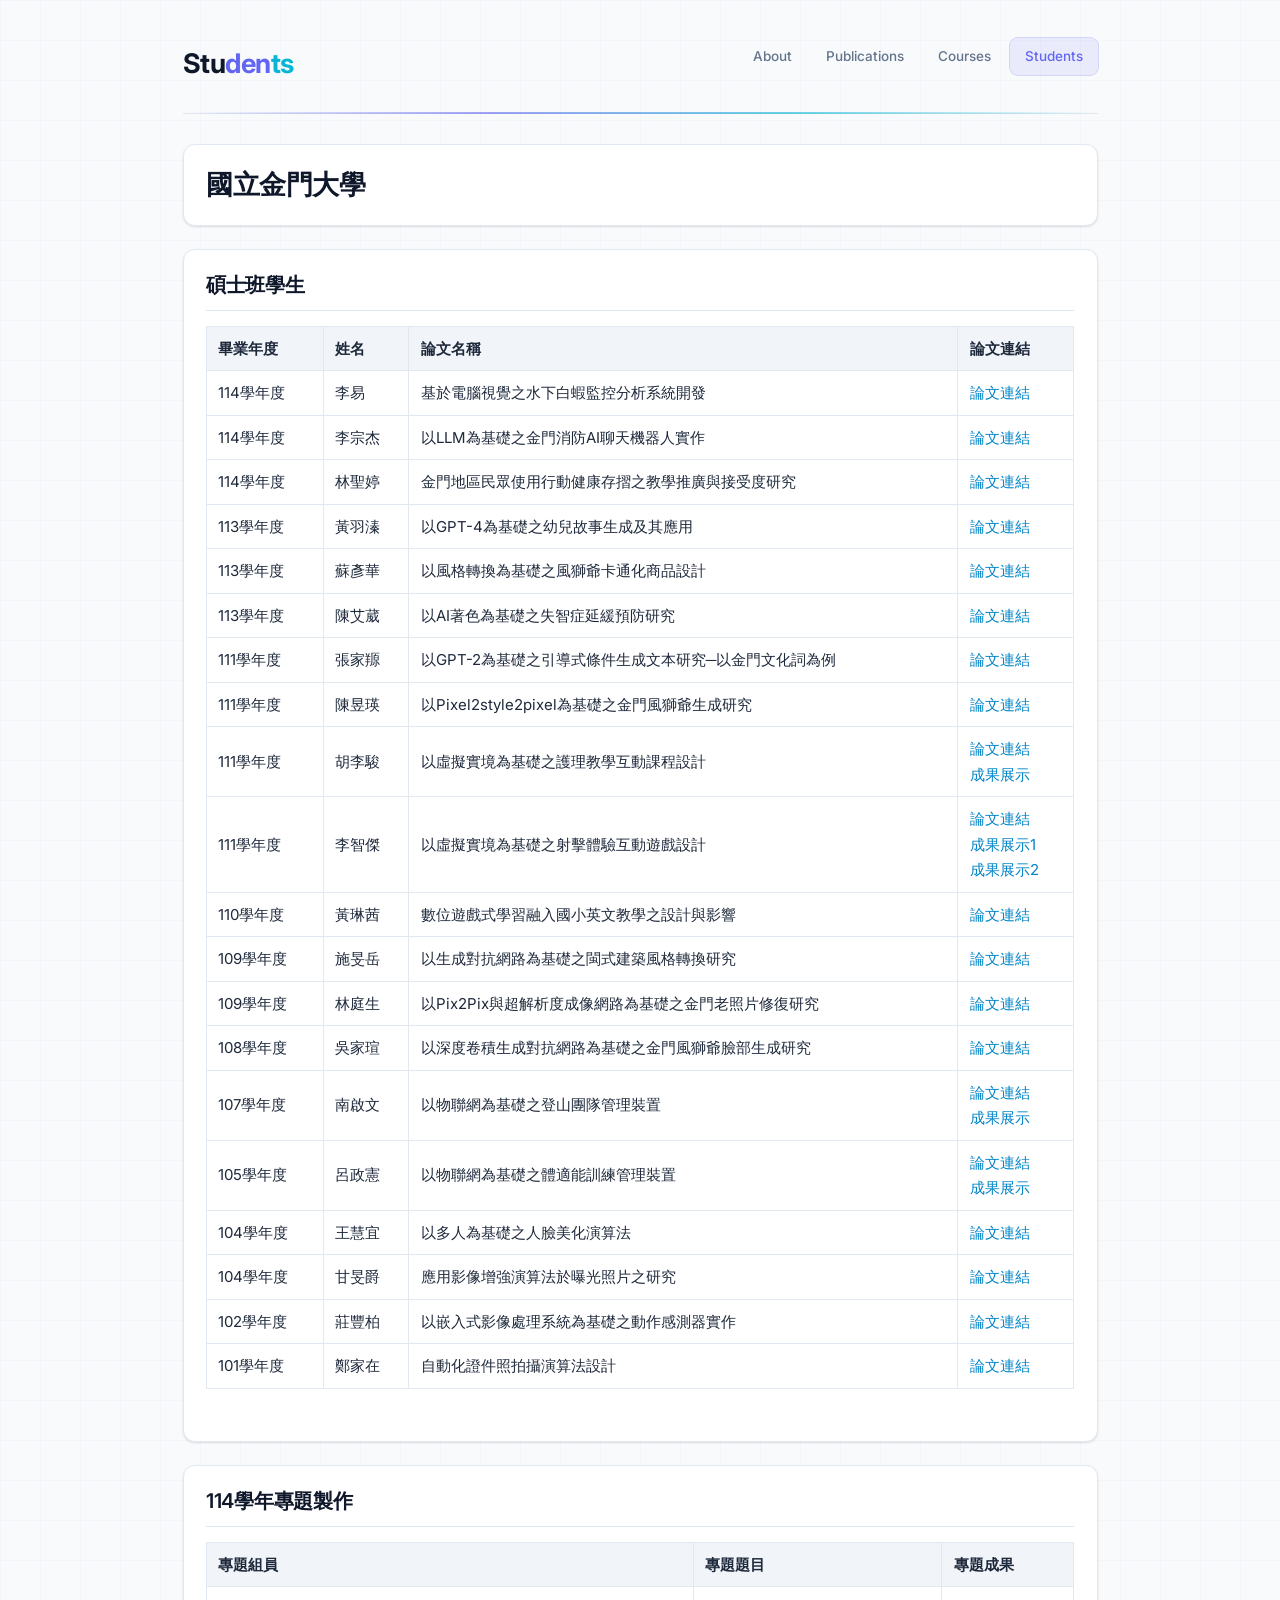
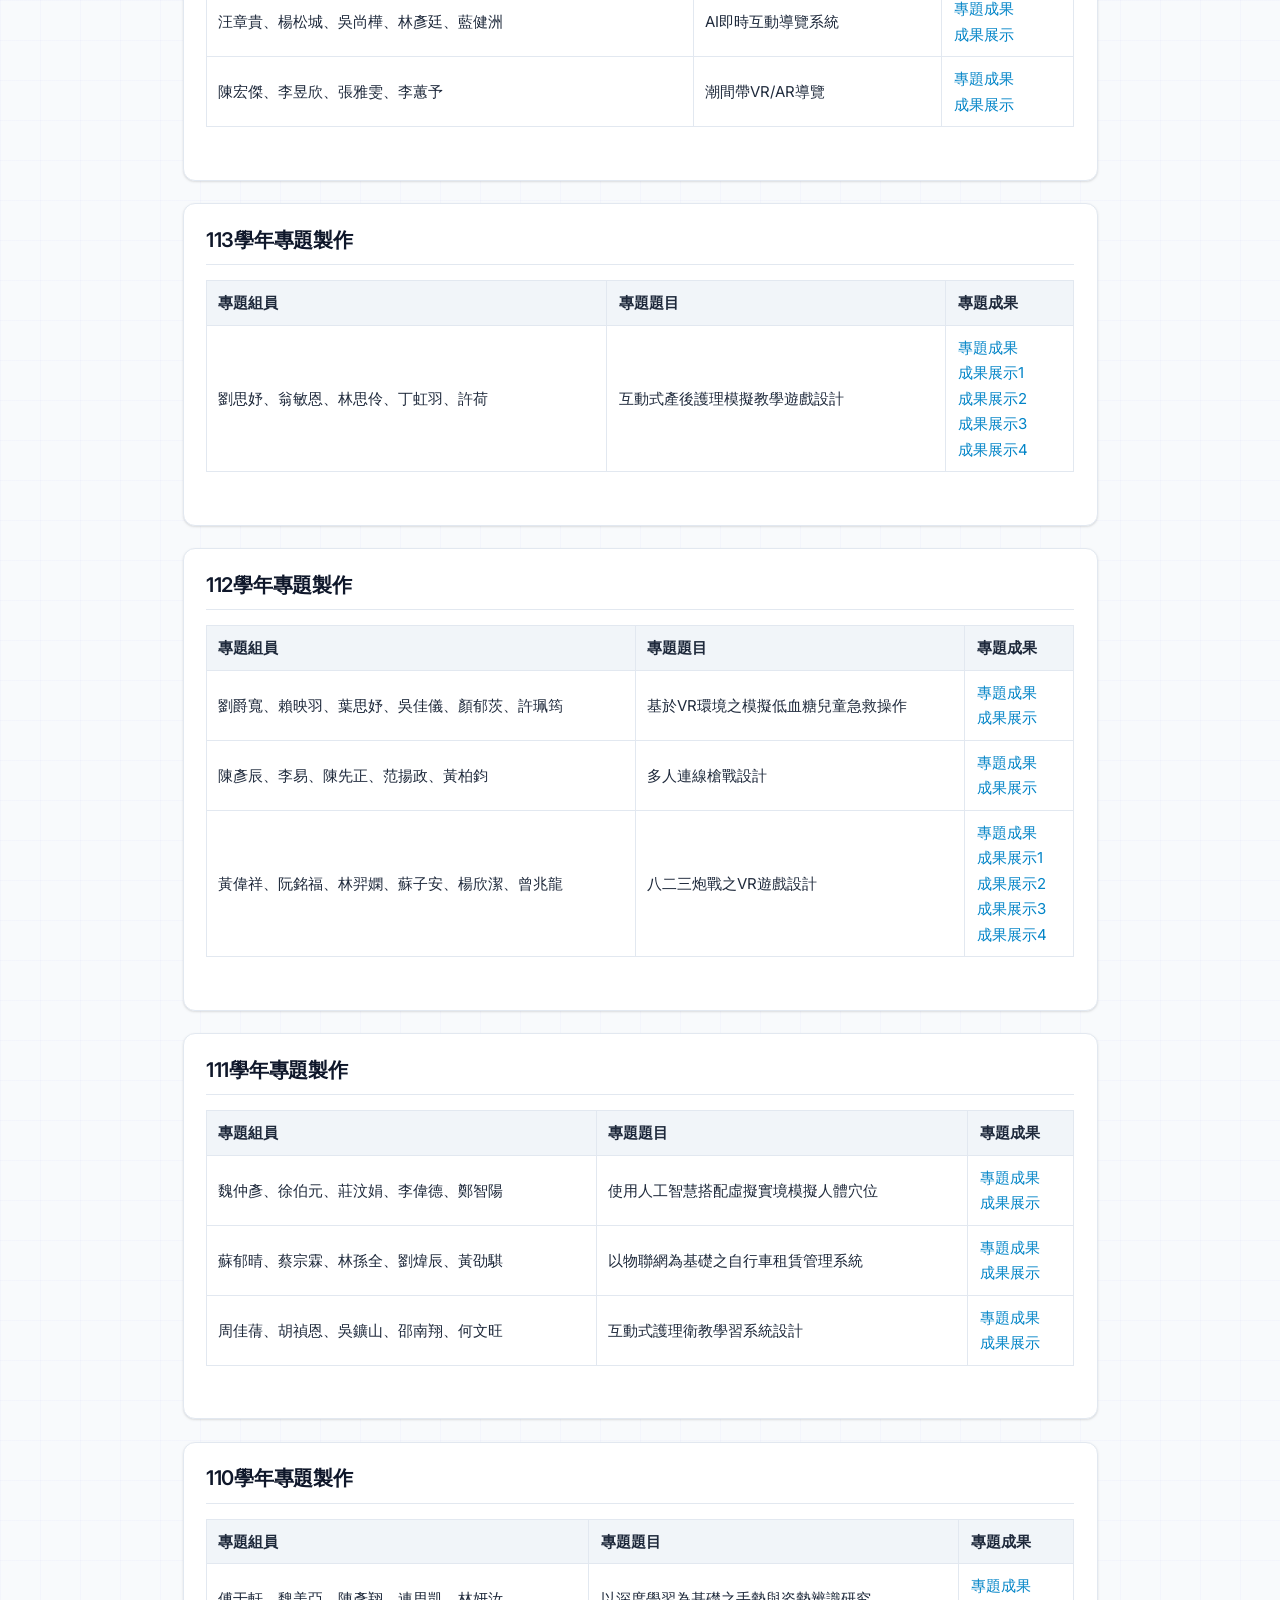
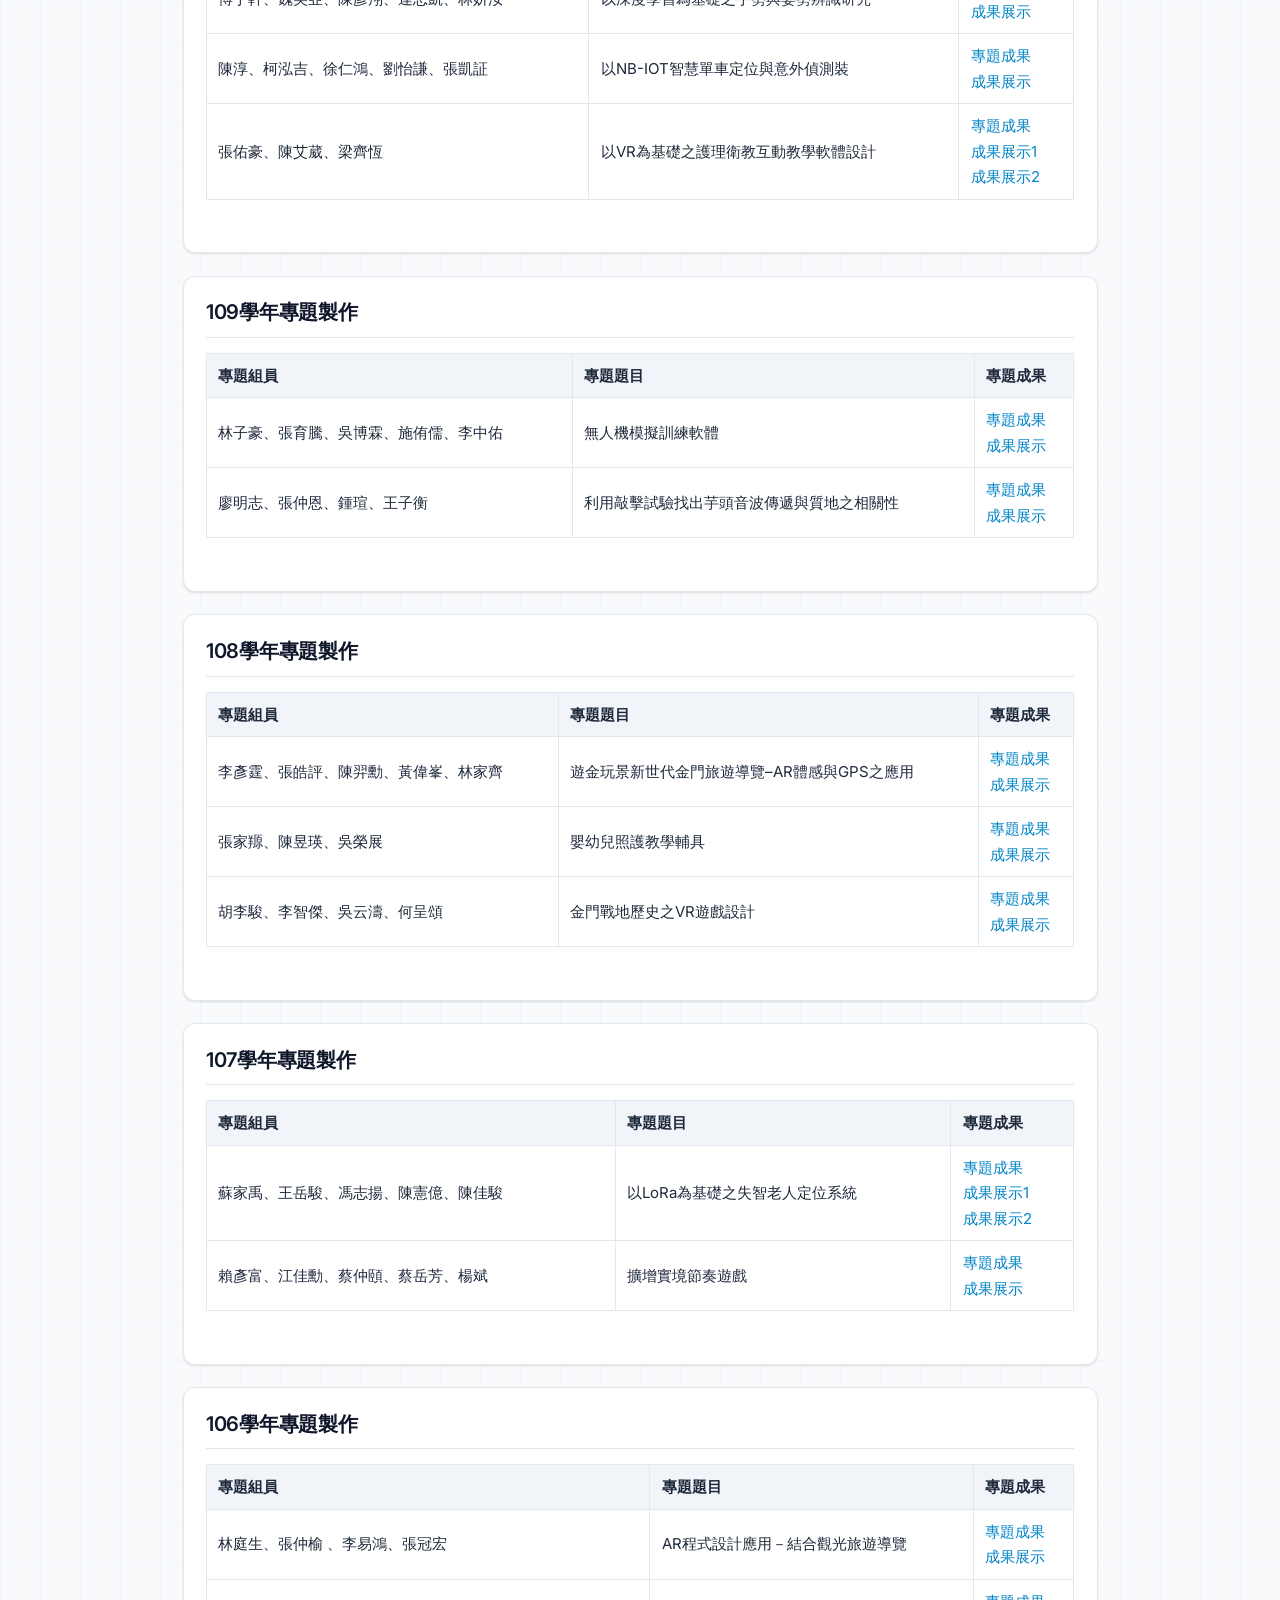
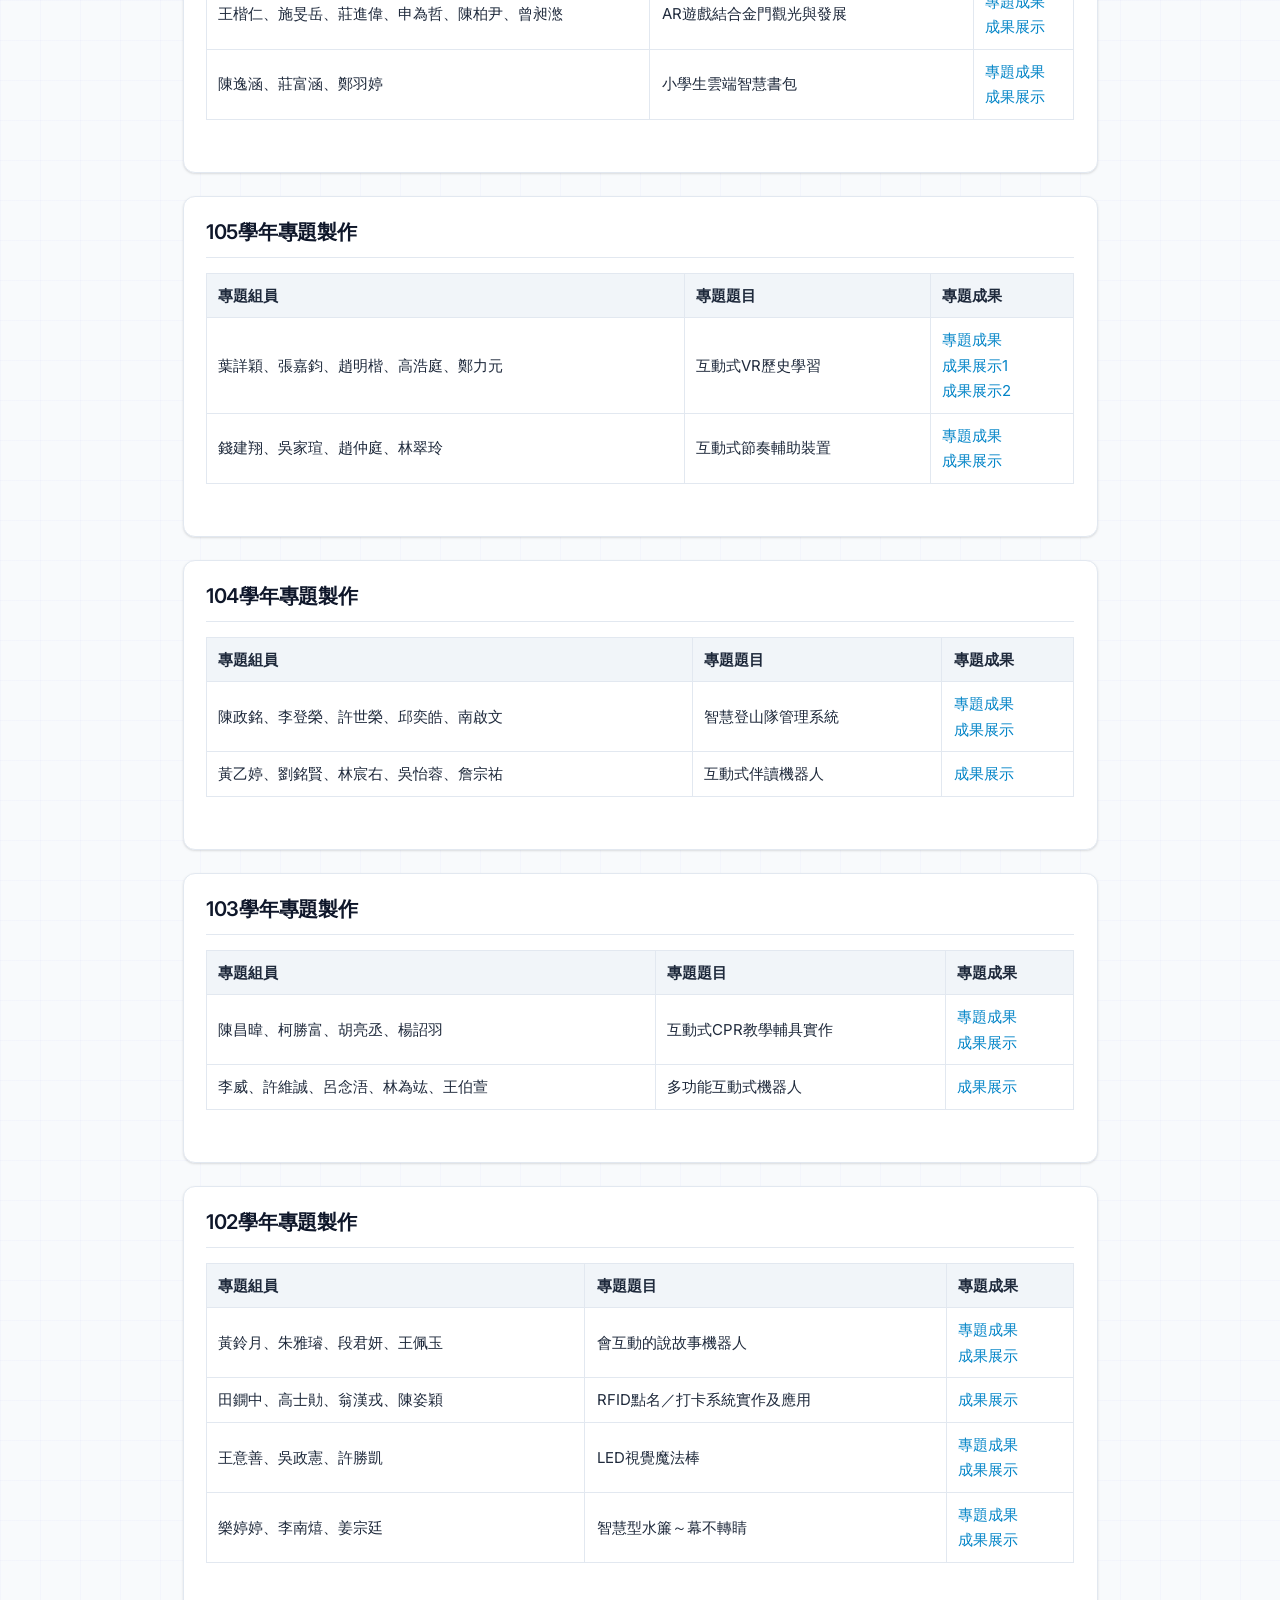
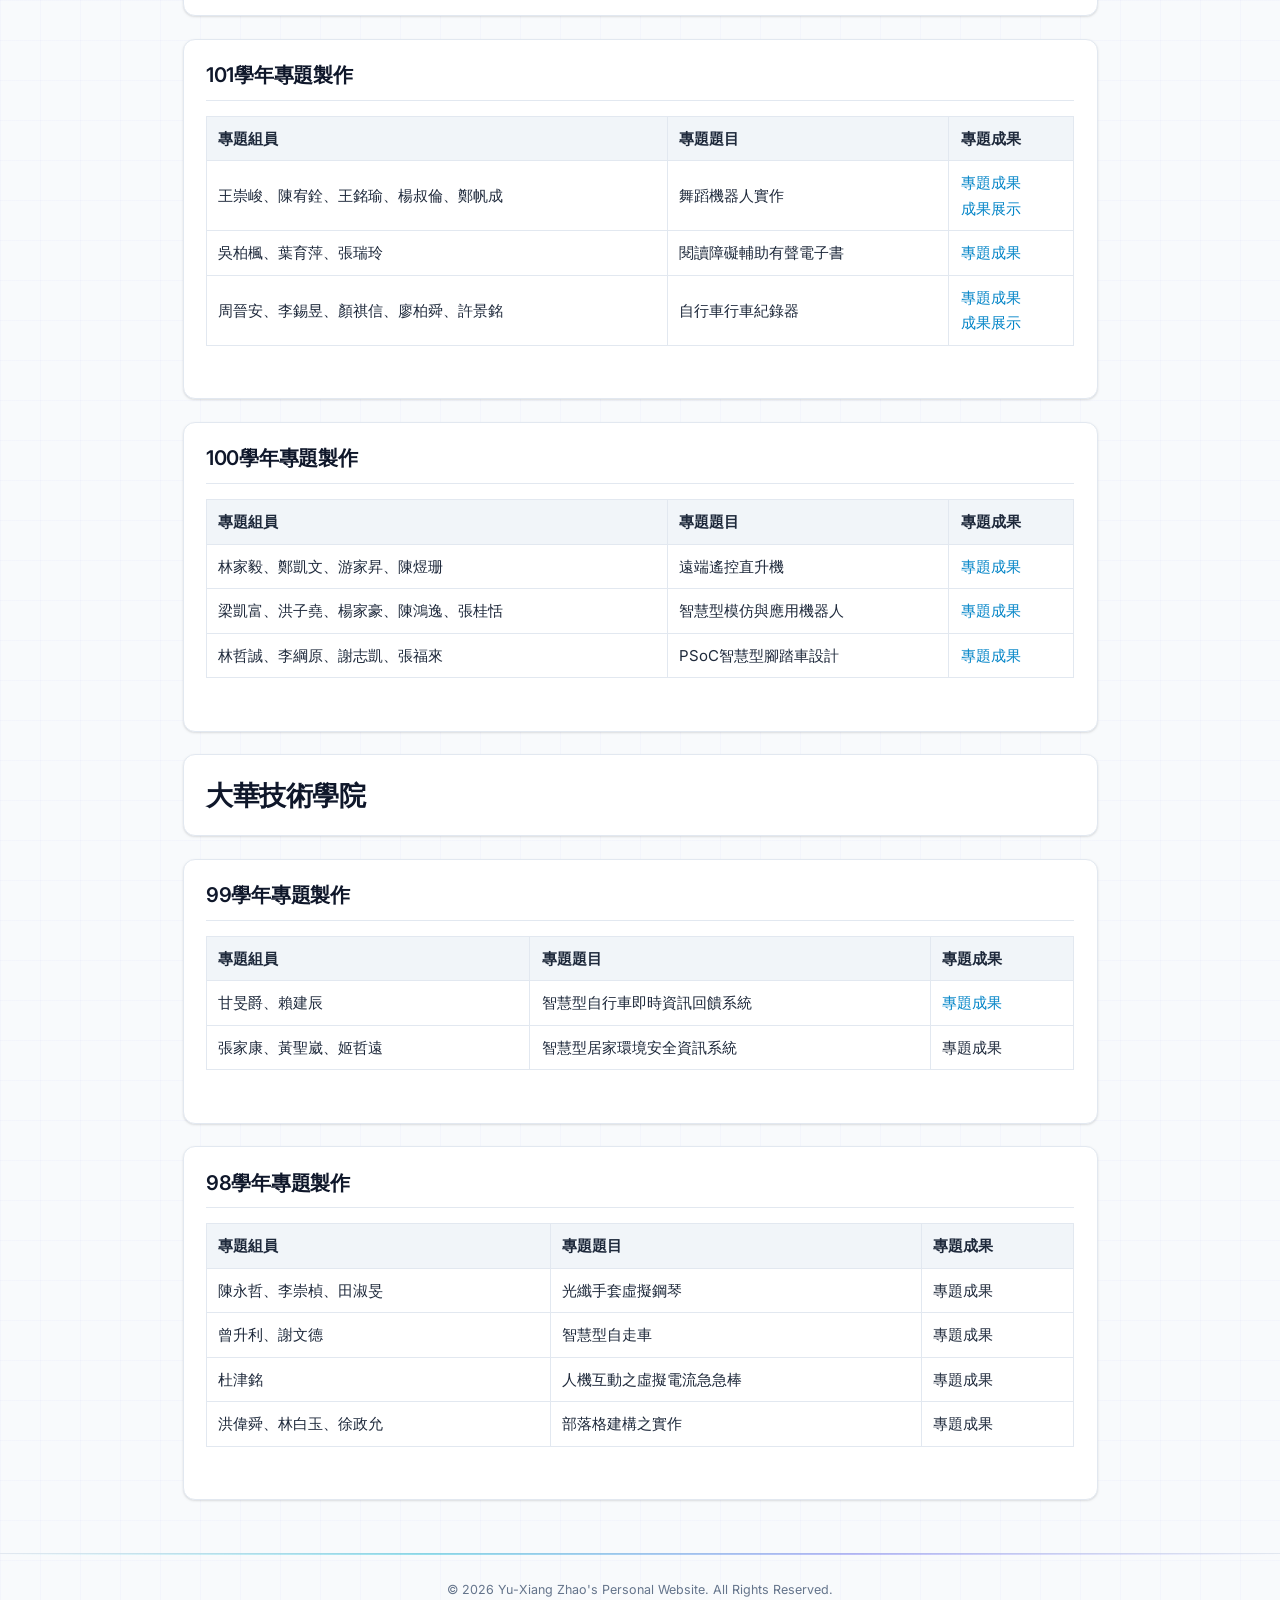
<file: students.html>
<!DOCTYPE html PUBLIC "-//W3C//DTD XHTML 1.0 Strict//EN" "http://www.w3.org/TR/xhtml1/DTD/xhtml1-strict.dtd">
<html xmlns="http://www.w3.org/1999/xhtml">

<head>
    <title>Yu-Xiang Zhao</title>
    <meta http-equiv="content-type" content="text/html; charset=utf-8" />
    <meta http-equiv="X-UA-Compatible" content="IE=edge,chrome=1" />
    <meta name="viewport" content="width=device-width, initial-scale=1.0" />
    <meta name="keywords" content="Yu-Xiang Zhao" />
    <meta name="copyright" content="Yu-Xiang Zhao" />
    <meta name="description" content="Yu-Xiang Zhao" />
    <meta name="author" content="Yu-Xiang Zhao" />
    <meta name="Robots" content="ALL" />
    <link rel="shortcut icon" type="image/x-icon" href="images/favicon/favicon.ico" />
    <link rel="bookmark" type="image/x-icon" href="images/favicon/favicon.ico" />
    <link rel="preconnect" href="https://fonts.googleapis.com" />
    <link rel="preconnect" href="https://fonts.gstatic.com" crossorigin="anonymous" />
    <link href="https://fonts.googleapis.com/css2?family=Inter:wght@400;500;600;700&display=swap" rel="stylesheet" />
    <link href="style.css" rel="stylesheet" type="text/css" media="screen" />
</head>

<body class="page-students">
    <div class="page-wrapper">
        <!-- Header -->
        <header class="site-header">
            <div class="header-inner">
                <div class="logo">
                    <h1>
                        <a href="students.html">Stu<span class="color1">den</span><span class="color2">ts</span></a>
                    </h1>
                </div>
                <button class="nav-toggle" aria-label="Toggle navigation">&#9776;</button>
                <nav class="main-nav" id="mainNav">
                    <ul>
                        <li class="first"><a href="index.html">About</a></li>
                        <li><a href="publications.html">Publications</a></li>
                        <li><a href="courses.html">Courses</a></li>
                        <li class="current_page_item"><a href="students.html">Students</a></li>
                    </ul>
                </nav>
            </div>
        </header>

        <!-- Main Content -->
        <div class="content-main">
            <div class="section-card">
                <h1>國立金門大學</h1>
            </div>
            <div class="section-card">
                <h2 class="title">碩士班學生</h2>
                <div class="entry" style="padding-bottom: 30px;">
                    <table class="mytable" cellspacing="1" cellpadding="0" border="0">
                        <tr>
                            <th>畢業年度</th>
                            <th>姓名</th>
                            <th>論文名稱</th>
                            <th>論文連結</th>
                        </tr>
                        <tr>
                            <td>114學年度</td>
                            <td>李易</td>
                            <td>基於電腦視覺之水下白蝦監控分析系統開發</td>
                            <td>
                                <a href="https://hdl.handle.net/11296/c7cce7" target="_blank">論文連結</a><br />
                            </td>
                        </tr>
                        <tr>
                            <td>114學年度</td>
                            <td>李宗杰</td>
                            <td>以LLM為基礎之金門消防AI聊天機器人實作</td>
                            <td>
                                <a href="https://hdl.handle.net/11296/md24r8" target="_blank">論文連結</a><br />
                            </td>
                        </tr>
                        <tr>
                            <td>114學年度</td>
                            <td>林聖婷</td>
                            <td>金門地區民眾使用行動健康存摺之教學推廣與接受度研究</td>
                            <td>
                                <a href="https://hdl.handle.net/11296/rzgbr5" target="_blank">論文連結</a><br />
                            </td>
                        </tr>
                        <tr>
                            <td>113學年度</td>
                            <td>黃羽溱</td>
                            <td>以GPT-4為基礎之幼兒故事生成及其應用</td>
                            <td>
                                <a href="https://hdl.handle.net/11296/5gcxe3" target="_blank">論文連結</a><br />
                            </td>
                        </tr>
                        <tr>
                            <td>113學年度</td>
                            <td>蘇彥華</td>
                            <td>以風格轉換為基礎之風獅爺卡通化商品設計</td>
                            <td>
                                <a href="https://hdl.handle.net/11296/3kzx9h" target="_blank">論文連結</a><br />
                            </td>
                        </tr>
                        <tr>
                            <td>113學年度</td>
                            <td>陳艾葳</td>
                            <td>以AI著色為基礎之失智症延緩預防研究</td>
                            <td>
                                <a href="https://hdl.handle.net/11296/jw98u2" target="_blank">論文連結</a><br />
                            </td>
                        </tr>
                        <tr>
                            <td>111學年度</td>
                            <td>張家羱</td>
                            <td>以GPT-2為基礎之引導式條件生成文本研究─以金門文化詞為例</td>
                            <td>
                                <a href="https://hdl.handle.net/11296/72jrzg" target="_blank">論文連結</a><br />
                            </td>
                        </tr>
                        <tr>
                            <td>111學年度</td>
                            <td>陳昱瑛</td>
                            <td>以Pixel2style2pixel為基礎之金門風獅爺生成研究</td>
                            <td>
                                <a href="https://hdl.handle.net/11296/8256s6" target="_blank">論文連結</a><br />
                            </td>
                        </tr>
                        <tr>
                            <td>111學年度</td>
                            <td>胡李駿</td>
                            <td>以虛擬實境為基礎之護理教學互動課程設計</td>
                            <td>
                                <a href="https://hdl.handle.net/11296/cw4783" target="_blank">論文連結</a><br />
                                <a href="students/111-0-video.mp4" target="_blank">成果展示</a>
                            </td>
                        </tr>
                        <tr>
                            <td>111學年度</td>
                            <td>李智傑</td>
                            <td>以虛擬實境為基礎之射擊體驗互動遊戲設計</td>
                            <td>
                                <a href="https://hdl.handle.net/11296/g6m5fz" target="_blank">論文連結</a><br />
                                <a href="students/111-0-video1.mp4" target="_blank">成果展示1</a><br />
                                <a href="students/111-0-video2.mp4" target="_blank">成果展示2</a>
                            </td>
                        </tr>
                        <tr>
                            <td>110學年度</td>
                            <td>黃琳茜</td>
                            <td>數位遊戲式學習融入國小英文教學之設計與影響</td>
                            <td>
                                <a href="https://hdl.handle.net/11296/y3tx5u" target="_blank">論文連結</a><br />
                            </td>
                        </tr>
                        <tr>
                            <td>109學年度</td>
                            <td>施旻岳</td>
                            <td>以生成對抗網路為基礎之閩式建築風格轉換研究</td>
                            <td>
                                <a href="https://hdl.handle.net/11296/x686tr" target="_blank">論文連結</a><br />
                            </td>
                        </tr>
                        <tr>
                            <td>109學年度</td>
                            <td>林庭生</td>
                            <td>以Pix2Pix與超解析度成像網路為基礎之金門老照片修復研究</td>
                            <td>
                                <a href="https://hdl.handle.net/11296/8h8862" target="_blank">論文連結</a><br />
                            </td>
                        </tr>
                        <tr>
                            <td>108學年度</td>
                            <td>吳家瑄</td>
                            <td>以深度卷積生成對抗網路為基礎之金門風獅爺臉部生成研究</td>
                            <td>
                                <a href="https://hdl.handle.net/11296/kg6z2k" target="_blank">論文連結</a><br />
                            </td>
                        </tr>
                        <tr>
                            <td>107學年度</td>
                            <td>南啟文</td>
                            <td>以物聯網為基礎之登山團隊管理裝置</td>
                            <td>
                                <a href="https://hdl.handle.net/11296/sgv8b7" target="_blank">論文連結</a><br />
                                <a href="https://www.youtube.com/watch?v=UhiXrUZ78Bw" target="_blank">成果展示</a>
                            </td>
                        </tr>
                        <tr>
                            <td>105學年度</td>
                            <td>呂政憲</td>
                            <td>以物聯網為基礎之體適能訓練管理裝置</td>
                            <td>
                                <a href="https://hdl.handle.net/11296/4z9nnn" target="_blank">論文連結</a><br />
                                <a href="https://www.youtube.com/watch?v=_RVtKaApN6A" target="_blank">成果展示</a>
                            </td>
                        </tr>
                        <tr>
                            <td>104學年度</td>
                            <td>王慧宜</td>
                            <td>以多人為基礎之人臉美化演算法</td>
                            <td><a href="https://hdl.handle.net/11296/f9m4n5" target="_blank">論文連結</a></td>
                        </tr>
                        <tr>
                            <td>104學年度</td>
                            <td>甘旻爵</td>
                            <td>應用影像增強演算法於曝光照片之研究</td>
                            <td><a href="https://hdl.handle.net/11296/vwzhg6" target="_blank">論文連結</a></td>
                        </tr>
                        <tr>
                            <td>102學年度</td>
                            <td>莊豐柏</td>
                            <td>以嵌入式影像處理系統為基礎之動作感測器實作</td>
                            <td><a href="https://hdl.handle.net/11296/4g248c" target="_blank">論文連結</a></td>
                        </tr>
                        <tr>
                            <td>101學年度</td>
                            <td>鄭家在</td>
                            <td>自動化證件照拍攝演算法設計</td>
                            <td><a href="https://hdl.handle.net/11296/66s33d" target="_blank">論文連結</a></td>
                        </tr>
                    </table>
                </div>
            </div>
            <div class="section-card">
                <h2 class="title">114學年專題製作</h2>
                <div class="entry" style="padding-bottom: 30px;">
                    <table class="mytable" cellspacing="1" cellpadding="0" border="0">
                        <tr>
                            <th>專題組員</th>
                            <th>專題題目</th>
                            <th>專題成果</th>
                        </tr>
                        <tr>
                            <td>汪章貴、楊松城、吳尚樺、林彥廷、藍健洲</td>
                            <td>AI即時互動導覽系統</td>
                            <td>
                                <a href="students/114-1.pdf" target="_blank">專題成果</a><br />
                                <a href="students/114-1-video.mp4" target="_blank">成果展示</a>
                                
                            </td>
                        </tr>
                        <tr>
                            <td>陳宏傑、李昱欣、張雅雯、李蕙予</td>
                            <td>潮間帶VR/AR導覽</td>
                            <td>
                                <a href="https://canva.link/lbpeurq8ci58dr5" target="_blank">專題成果</a><br />
                                <a href="https://canva.link/qrb1txgp5i39wxx" target="_blank">成果展示</a>
                                
                            </td>
                        </tr>
                    </table>
                </div>
            </div>
            <div class="section-card">
                <h2 class="title">113學年專題製作</h2>
                <div class="entry" style="padding-bottom: 30px;">
                    <table class="mytable" cellspacing="1" cellpadding="0" border="0">
                        <tr>
                            <th>專題組員</th>
                            <th>專題題目</th>
                            <th>專題成果</th>
                        </tr>
                        <tr>
                            <td>劉思妤、翁敏恩、林思伶、丁虹羽、許荷</td>
                            <td>互動式產後護理模擬教學遊戲設計</td>
                            <td>
                                <a href="students/113-1.pdf" target="_blank">專題成果</a><br />
                                <a href="students/113-1-video1.mp4" title="臍帶護理-練習模式" target="_blank">成果展示1</a><br />
                                <a href="students/113-1-video2.mp4" title="臍帶護理-考核模式" target="_blank">成果展示2</a><br />
                                <a href="students/113-1-video3.mp4" title="母乳哺餵-練習模式" target="_blank">成果展示3</a><br />
                                <a href="students/113-1-video4.mp4" title="母乳哺餵-考核模式" target="_blank">成果展示4</a>
                            </td>
                        </tr>
                    </table>
                </div>
            </div>
            <div class="section-card">
                <h2 class="title">112學年專題製作</h2>
                <div class="entry" style="padding-bottom: 30px;">
                    <table class="mytable" cellspacing="1" cellpadding="0" border="0">
                        <tr>
                            <th>專題組員</th>
                            <th>專題題目</th>
                            <th>專題成果</th>
                        </tr>
                        <tr>
                            <td>劉爵寬、賴映羽、葉思妤、吳佳儀、顏郁茨、許珮筠</td>
                            <td>基於VR環境之模擬低血糖兒童急救操作</td>
                            <td>
                                <a href="students/112-1.pdf" target="_blank">專題成果</a><br />
                                <a href="https://www.youtube.com/watch?v=UxcdY3655lQ" target="_blank">成果展示</a>
                            </td>
                        </tr>
                        <tr>
                            <td>陳彥辰、李易、陳先正、范揚政、黃柏鈞</td>
                            <td>多人連線槍戰設計</td>
                            <td>
                                <a href="students/112-2.pdf" target="_blank">專題成果</a><br />
                                <a href="https://www.youtube.com/watch?v=voU3YZ1EUOM" target="_blank">成果展示</a>
                            </td>
                        </tr>
                        <tr>
                            <td>黃偉祥、阮銘福、林羿嫻、蘇子安、楊欣潔、曾兆龍</td>
                            <td>八二三炮戰之VR遊戲設計</td>
                            <td>
                                <a href="students/112-3.pdf" target="_blank">專題成果</a><br />
                                <a href="https://youtu.be/-KecNE-Y12Q?si=JQlaabwSlzV7KUi7"
                                    target="_blank">成果展示1</a><br />
                                <a href="https://youtu.be/iojX-4u9hQ4?si=_ejKSYlGQSGPVANA"
                                    target="_blank">成果展示2</a><br />
                                <a href="https://youtu.be/pWzG53GYXR0?si=AYM8WGJ1xPAZuGxJ"
                                    target="_blank">成果展示3</a><br />
                                <a href="https://youtu.be/2LRkZ-oF1rs?si=hG8UMr3hXMEjaGT-" target="_blank">成果展示4</a>
                            </td>
                        </tr>
                    </table>
                </div>
            </div>
            <div class="section-card">
                <h2 class="title">111學年專題製作</h2>
                <div class="entry" style="padding-bottom: 30px;">
                    <table class="mytable" cellspacing="1" cellpadding="0" border="0">
                        <tr>
                            <th>專題組員</th>
                            <th>專題題目</th>
                            <th>專題成果</th>
                        </tr>
                        <tr>
                            <td>魏仲彥、徐伯元、莊汶娟、李偉德、鄭智陽</td>
                            <td>使用人工智慧搭配虛擬實境模擬人體穴位</td>
                            <td>
                                <a href="students/111-1.pdf" target="_blank">專題成果</a><br />
                                <a href="https://www.youtube.com/watch?v=EbMAokKIXYQ" target="_blank">成果展示</a>
                            </td>
                        </tr>
                        <tr>
                            <td>蘇郁晴、蔡宗霖、林孫全、劉煒辰、黃劭騏</td>
                            <td>以物聯網為基礎之自行車租賃管理系統</td>
                            <td>
                                <a href="students/111-2.pdf" target="_blank">專題成果</a><br />
                                <a href="students/111-2-video.mp4" target="_blank">成果展示</a>
                            </td>
                        </tr>
                        <tr>
                            <td>周佳蒨、胡禎恩、吳鑛山、邵南翔、何文旺</td>
                            <td>互動式護理衛教學習系統設計</td>
                            <td>
                                <a href="students/111-3.pdf" target="_blank">專題成果</a><br />
                                <a href="students/111-3-video.mp4" target="_blank">成果展示</a>
                            </td>
                        </tr>
                    </table>
                </div>
            </div>
            <div class="section-card">
                <h2 class="title">110學年專題製作</h2>
                <div class="entry" style="padding-bottom: 30px;">
                    <table class="mytable" cellspacing="1" cellpadding="0" border="0">
                        <tr>
                            <th>專題組員</th>
                            <th>專題題目</th>
                            <th>專題成果</th>
                        </tr>
                        <tr>
                            <td>傅于軒、魏美亞、陳彥翔、連思凱、林妍汝</td>
                            <td>以深度學習為基礎之手勢與姿勢辨識研究</td>
                            <td>
                                <a href="students/110-1.pdf" target="_blank">專題成果</a><br />
                                <a href="https://www.youtube.com/watch?v=uqSv9lwV1TQ" target="_blank">成果展示</a>
                            </td>
                        </tr>
                        <tr>
                            <td>陳淳、柯泓吉、徐仁鴻、劉怡謙、張凱証</td>
                            <td>以NB-IOT智慧單車定位與意外偵測裝</td>
                            <td>
                                <a href="students/110-2.pdf" target="_blank">專題成果</a><br />
                                <a href="https://www.youtube.com/watch?v=QS-9F_tvzj4" target="_blank">成果展示</a>
                            </td>
                        </tr>
                        <tr>
                            <td>張佑豪、陳艾葳、梁齊恆</td>
                            <td>以VR為基礎之護理衛教互動教學軟體設計</td>
                            <td>
                                <a href="students/110-3.pdf" target="_blank">專題成果</a><br />
                                <a href="https://youtu.be/eeRvAtw0Bwo" target="_blank">成果展示1</a><br />
                                <a href="https://youtu.be/hc2NSuYV0rI" target="_blank">成果展示2</a>
                            </td>
                        </tr>
                    </table>
                </div>
            </div>
            <div class="section-card">
                <h2 class="title">109學年專題製作</h2>
                <div class="entry" style="padding-bottom: 30px;">
                    <table class="mytable" cellspacing="1" cellpadding="0" border="0">
                        <tr>
                            <th>專題組員</th>
                            <th>專題題目</th>
                            <th>專題成果</th>
                        </tr>
                        <tr>
                            <td>林子豪、張育騰、吳博霖、施侑儒、李中佑</td>
                            <td>無人機模擬訓練軟體</td>
                            <td>
                                <a href="students/109-1.pdf" target="_blank">專題成果</a><br />
                                <a href="https://www.youtube.com/watch?v=7CqjaKcEutU" target="_blank">成果展示</a>
                            </td>
                        </tr>
                        <tr>
                            <td>廖明志、張仲恩、鍾瑄、王子衡</td>
                            <td>利用敲擊試驗找出芋頭音波傳遞與質地之相關性</td>
                            <td>
                                <a href="students/109-2.pdf" target="_blank">專題成果</a><br />
                                <a href="https://youtu.be/9bYdnjOSHQo" target="_blank">成果展示</a>
                            </td>
                        </tr>
                    </table>
                </div>
            </div>
            <div class="section-card">
                <h2 class="title">108學年專題製作</h2>
                <div class="entry" style="padding-bottom: 30px;">
                    <table class="mytable" cellspacing="1" cellpadding="0" border="0">
                        <tr>
                            <th>專題組員</th>
                            <th>專題題目</th>
                            <th>專題成果</th>
                        </tr>
                        <tr>
                            <td>李彥霆、張皓評、陳羿勳、黃偉峯、林家齊</td>
                            <td>遊金玩景新世代金門旅遊導覽–AR體感與GPS之應用</td>
                            <td>
                                <a href="students/108-1.pdf" target="_blank">專題成果</a><br />
                                <a href="https://youtu.be/oPFKcJ8Tm40" target="_blank">成果展示</a>
                            </td>
                        </tr>
                        <tr>
                            <td>張家羱、陳昱瑛、吳榮展</td>
                            <td>嬰幼兒照護教學輔具</td>
                            <td>
                                <a href="students/108-2.pdf" target="_blank">專題成果</a><br />
                                <a href="https://youtu.be/3I0uy-2WyE8" target="_blank">成果展示</a>
                            </td>
                        </tr>
                        <tr>
                            <td>胡李駿、李智傑、吳云濤、何呈頌</td>
                            <td>金門戰地歷史之VR遊戲設計</td>
                            <td>
                                <a href="students/108-3.pdf" target="_blank">專題成果</a><br />
                                <a href="https://youtu.be/gBfhScCYPZE" target="_blank">成果展示</a>
                            </td>
                        </tr>
                    </table>
                </div>
            </div>
            <div class="section-card">
                <h2 class="title">107學年專題製作</h2>
                <div class="entry" style="padding-bottom: 30px;">
                    <table class="mytable" cellspacing="1" cellpadding="0" border="0">
                        <tr>
                            <th>專題組員</th>
                            <th>專題題目</th>
                            <th>專題成果</th>
                        </tr>
                        <tr>
                            <td>蘇家禹、王岳駿、馮志揚、陳憲億、陳佳駿</td>
                            <td>以LoRa為基礎之失智老人定位系統</td>
                            <td>
                                <a href="students/107-1.pdf" target="_blank">專題成果</a><br />
                                <a href="https://youtu.be/SRcZ4PaRkbo" target="_blank">成果展示1</a><br />
                                <a href="https://youtu.be/7yTOFd2Cqb4" target="_blank">成果展示2</a>
                            </td>
                        </tr>
                        <tr>
                            <td>賴彥富、江佳勳、蔡仲頤、蔡岳芳、楊斌</td>
                            <td>擴增實境節奏遊戲</td>
                            <td>
                                <a href="students/107-2.pdf" target="_blank">專題成果</a><br />
                                <a href="https://youtu.be/G5tAgm85k8o" target="_blank">成果展示</a>
                            </td>
                        </tr>
                    </table>
                </div>
            </div>
            <div class="section-card">
                <h2 class="title">106學年專題製作</h2>
                <div class="entry" style="padding-bottom: 30px;">
                    <table class="mytable" cellspacing="1" cellpadding="0" border="0">
                        <tr>
                            <th>專題組員</th>
                            <th>專題題目</th>
                            <th>專題成果</th>
                        </tr>
                        <tr>
                            <td>林庭生、張仲榆 、李易鴻、張冠宏</td>
                            <td>AR程式設計應用－結合觀光旅遊導覽</td>
                            <td>
                                <a href="students/106-1.jpg" target="_blank">專題成果</a><br />
                                <a href="students/106-1-video.mp4" target="_blank">成果展示</a>
                            </td>
                        </tr>
                        <tr>
                            <td>王楷仁、施旻岳、莊進偉、申為哲、陳柏尹、曾昶滺</td>
                            <td>AR遊戲結合金門觀光與發展</td>
                            <td>
                                <a href="students/106-2.jpg" target="_blank">專題成果</a><br />
                                <a href="students/106-2-video.mp4" target="_blank">成果展示</a>
                            </td>
                        </tr>
                        <tr>
                            <td>陳逸涵、莊富涵、鄭羽婷</td>
                            <td>小學生雲端智慧書包</td>
                            <td>
                                <a href="students/106-3.pdf" target="_blank">專題成果</a><br />
                                <a href="https://youtu.be/fjoVHH3aUvw" target="_blank">成果展示</a>
                            </td>
                        </tr>
                    </table>
                </div>
            </div>
            <div class="section-card">
                <h2 class="title">105學年專題製作</h2>
                <div class="entry" style="padding-bottom: 30px;">
                    <table class="mytable" cellspacing="1" cellpadding="0" border="0">
                        <tr>
                            <th>專題組員</th>
                            <th>專題題目</th>
                            <th>專題成果</th>
                        </tr>
                        <tr>
                            <td>葉詳穎、張嘉鈞、趙明楷、高浩庭、鄭力元</td>
                            <td>互動式VR歷史學習</td>
                            <td>
                                <a href="students/105-1.pdf" target="_blank">專題成果</a><br />
                                <a href="students/105-1-video1.mp4" target="_blank">成果展示1</a><br />
                                <a href="students/105-1-video2.mp4" target="_blank">成果展示2</a>
                            </td>
                        </tr>
                        <tr>
                            <td>錢建翔、吳家瑄、趙仲庭、林翠玲</td>
                            <td>互動式節奏輔助裝置</td>
                            <td>
                                <a href="students/105-2.pdf" target="_blank">專題成果</a><br />
                                <a href="https://youtu.be/tnwBRgcatV4" target="_blank">成果展示</a>
                            </td>
                        </tr>
                    </table>
                </div>
            </div>
            <div class="section-card">
                <h2 class="title">104學年專題製作</h2>
                <div class="entry" style="padding-bottom: 30px;">
                    <table class="mytable" cellspacing="1" cellpadding="0" border="0">
                        <tr>
                            <th>專題組員</th>
                            <th>專題題目</th>
                            <th>專題成果</th>
                        </tr>
                        <tr>
                            <td>陳政銘、李登榮、許世榮、邱奕皓、南啟文</td>
                            <td>智慧登山隊管理系統</td>
                            <td>
                                <a href="students/104-1.pdf" target="_blank">專題成果</a><br />
                                <a href="https://www.youtube.com/watch?v=UhiXrUZ78Bw" target="_blank">成果展示</a>
                            </td>
                        </tr>
                        <tr>
                            <td>黃乙婷、劉銘賢、林宸右、吳怡蓉、詹宗祐</td>
                            <td>互動式伴讀機器人</td>
                            <td>
                                <a href="https://www.youtube.com/watch?v=YlyNMorz_D4" target="_blank">成果展示</a>
                            </td>
                        </tr>
                    </table>
                </div>
            </div>
            <div class="section-card">
                <h2 class="title">103學年專題製作</h2>
                <div class="entry" style="padding-bottom: 30px;">
                    <table class="mytable" cellspacing="1" cellpadding="0" border="0">
                        <tr>
                            <th>專題組員</th>
                            <th>專題題目</th>
                            <th>專題成果</th>
                        </tr>
                        <tr>
                            <td>陳昌暐、柯勝富、胡亮丞、楊詔羽</td>
                            <td>互動式CPR教學輔具實作</td>
                            <td>
                                <a href="students/103-1.pdf" target="_blank">專題成果</a><br />
                                <a href="https://www.youtube.com/watch?v=CYyK75CUQ6g" target="_blank">成果展示</a>
                            </td>
                        </tr>
                        <tr>
                            <td>李威、許維誠、呂念浯、林為竑、王伯萱</td>
                            <td>多功能互動式機器人</td>
                            <td>
                                <a href="https://www.youtube.com/watch?v=sLpwChNV1js" target="_blank">成果展示</a>
                            </td>
                        </tr>
                    </table>
                </div>
            </div>
            <div class="section-card">
                <h2 class="title">102學年專題製作</h2>
                <div class="entry" style="padding-bottom: 30px;">
                    <table class="mytable" cellspacing="1" cellpadding="0" border="0">
                        <tr>
                            <th>專題組員</th>
                            <th>專題題目</th>
                            <th>專題成果</th>
                        </tr>
                        <tr>
                            <td>黃鈴月、朱雅璿、段君妍、王佩玉</td>
                            <td>會互動的說故事機器人</td>
                            <td>
                                <a href="students/102-1.jpg" target="_blank">專題成果</a><br />
                                <a href="https://www.youtube.com/watch?v=rPDBMtRHArM" target="_blank">成果展示</a>
                            </td>
                        </tr>
                        <tr>
                            <td>田鐦中、高士勛、翁漢戎、陳姿穎</td>
                            <td>RFID點名／打卡系統實作及應用</td>
                            <td>
                                <a href="https://www.youtube.com/watch?v=FT0UKl3rFqk" target="_blank">成果展示</a>
                            </td>
                        </tr>
                        <tr>
                            <td>王意善、吳政憲、許勝凱</td>
                            <td>LED視覺魔法棒</td>
                            <td>
                                <a href="students/102-3.pdf" target="_blank">專題成果</a><br />
                                <a href="https://www.youtube.com/watch?v=3Qa9Dwsmlkw" target="_blank">成果展示</a>
                            </td>
                        </tr>
                        <tr>
                            <td>樂婷婷、李南熺、姜宗廷</td>
                            <td>智慧型水簾～幕不轉睛</td>
                            <td>
                                <a href="students/102-4.pdf" target="_blank">專題成果</a><br />
                                <a href="https://www.youtube.com/watch?v=nf87jSXhEqw" target="_blank">成果展示</a>
                            </td>
                        </tr>
                    </table>
                </div>
            </div>
            <div class="section-card">
                <h2 class="title">101學年專題製作</h2>
                <div class="entry" style="padding-bottom: 30px;">
                    <table class="mytable" cellspacing="1" cellpadding="0" border="0">
                        <tr>
                            <th>專題組員</th>
                            <th>專題題目</th>
                            <th>專題成果</th>
                        </tr>
                        <tr>
                            <td>王崇峻、陳宥銓、王銘瑜、楊叔倫、鄭帆成</td>
                            <td>舞蹈機器人實作</td>
                            <td>
                                <a href="students/101-1.jpg" target="_blank">專題成果</a><br />
                                <a href="https://www.youtube.com/watch?v=wIM3u_lQWyE" target="_blank">成果展示</a>
                            </td>
                        </tr>
                        <tr>
                            <td>吳柏楓、葉育萍、張瑞玲</td>
                            <td>閱讀障礙輔助有聲電子書</td>
                            <td>
                                <a href="students/101-2.jpg" target="_blank">專題成果</a><br />
                            </td>
                        </tr>
                        <tr>
                            <td>周晉安、李錫昱、顏祺信、廖柏舜、許景銘</td>
                            <td>自行車行車紀錄器</td>
                            <td>
                                <a href="students/101-3.pdf" target="_blank">專題成果</a><br />
                                <a href="https://www.youtube.com/watch?v=zl1ABdzCkh0" target="_blank">成果展示</a>
                            </td>
                        </tr>
                    </table>
                </div>
            </div>
            <div class="section-card">
                <h2 class="title">100學年專題製作</h2>
                <div class="entry" style="padding-bottom: 30px;">
                    <table class="mytable" cellspacing="1" cellpadding="0" border="0">
                        <tr>
                            <th>專題組員</th>
                            <th>專題題目</th>
                            <th>專題成果</th>
                        </tr>
                        <tr>
                            <td>林家毅、鄭凱文、游家昇、陳煜珊</td>
                            <td>遠端遙控直升機</td>
                            <td>
                                <a href="students/100-1.pdf" target="_blank">專題成果</a><br />
                            </td>
                        </tr>
                        <tr>
                            <td>梁凱富、洪子堯、楊家豪、陳鴻逸、張桂恬</td>
                            <td>智慧型模仿與應用機器人</td>
                            <td>
                                <a href="students/100-2.pdf" target="_blank">專題成果</a><br />
                            </td>
                        </tr>
                        <tr>
                            <td>林哲誠、李綱原、謝志凱、張福來</td>
                            <td>PSoC智慧型腳踏車設計</td>
                            <td>
                                <a href="students/100-3.pdf" target="_blank">專題成果</a><br />
                            </td>
                        </tr>
                    </table>
                </div>
            </div>
            <div class="section-card">
                <h1>大華技術學院</h1>
            </div>
            <div class="section-card">
                <h2 class="title">99學年專題製作</h2>
                <div class="entry" style="padding-bottom: 30px;">
                    <table class="mytable" cellspacing="1" cellpadding="0" border="0">
                        <tr>
                            <th>專題組員</th>
                            <th>專題題目</th>
                            <th>專題成果</th>
                        </tr>
                        <tr>
                            <td>甘旻爵、賴建辰</td>
                            <td>智慧型自行車即時資訊回饋系統</td>
                            <td>
                                <a href="students/99-1.pdf" target="_blank">專題成果</a><br />
                            </td>
                        </tr>
                        <tr>
                            <td>張家康、黃聖崴、姬哲遠</td>
                            <td>智慧型居家環境安全資訊系統</td>
                            <td>專題成果</td>
                        </tr>
                    </table>
                </div>
            </div>
            <div class="section-card">
                <h2 class="title">98學年專題製作</h2>
                <div class="entry" style="padding-bottom: 30px;">
                    <table class="mytable" cellspacing="1" cellpadding="0" border="0">
                        <tr>
                            <th>專題組員</th>
                            <th>專題題目</th>
                            <th>專題成果</th>
                        </tr>
                        <tr>
                            <td>陳永哲、李崇楨、田淑旻</td>
                            <td>光纖手套虛擬鋼琴</td>
                            <td>專題成果</td>
                        </tr>
                        <tr>
                            <td>曾升利、謝文德</td>
                            <td>智慧型自走車</td>
                            <td>專題成果</td>
                        </tr>
                        <tr>
                            <td>杜津銘</td>
                            <td>人機互動之虛擬電流急急棒</td>
                            <td>專題成果</td>
                        </tr>
                        <tr>
                            <td>洪偉舜、林白玉、徐政允</td>
                            <td>部落格建構之實作</td>
                            <td>專題成果</td>
                        </tr>
                    </table>
                </div>
            </div>
        </div>
    </div>

    <!-- Footer -->
    <footer class="site-footer">
        <p><small>&copy; 2026 Yu-Xiang Zhao's Personal Website. All Rights Reserved.</p>
    </footer>
    </div>

    <!-- Scroll to top button -->
    <button class="scroll-top" id="scrollTop" aria-label="Scroll to top">&#8593;</button>

    <script>
        // Mobile nav toggle
        (function () {
            var toggle = document.querySelector('.nav-toggle');
            var nav = document.getElementById('mainNav');
            if (toggle && nav) {
                toggle.addEventListener('click', function () {
                    nav.classList.toggle('open');
                });
            }

            // Scroll to top
            var scrollBtn = document.getElementById('scrollTop');
            window.addEventListener('scroll', function () {
                if (window.scrollY > 300) {
                    scrollBtn.classList.add('visible');
                } else {
                    scrollBtn.classList.remove('visible');
                }
            });
            scrollBtn.addEventListener('click', function () {
                window.scrollTo({ top: 0, behavior: 'smooth' });
            });
        })();
    </script>
</body>

</html>
</file>
<file: style.css>
/*
  Yu-Xiang Zhao - Futuristic Light Theme
  Responsive Academic Homepage
  Original template: astroturfd (CC Attribution 2.5)
  Redesigned with futuristic tech aesthetic
*/

/* ===== CSS Variables ===== */
:root {
  --primary: #6366f1;
  --primary-glow: rgba(99, 102, 241, 0.4);
  --accent: #06b6d4;
  --accent-glow: rgba(6, 182, 212, 0.3);
  --surface: #f8fafc;
  --surface-alt: #f1f5f9;
  --card-bg: #ffffff;
  --text: #1e293b;
  --text-muted: #64748b;
  --border: #e2e8f0;
  --border-glow: rgba(99, 102, 241, 0.25);
  --link: #0284c7;
  --link-hover: #0ea5e9;
  --heading: #0f172a;
  --radius: 12px;
  --shadow: 0 1px 3px rgba(0, 0, 0, 0.08), 0 1px 2px rgba(0, 0, 0, 0.06);
  --shadow-glow: 0 0 15px var(--primary-glow), 0 0 30px rgba(99, 102, 241, 0.1);
  --transition: 0.3s cubic-bezier(0.4, 0, 0.2, 1);
  --max-width: 960px;
  --font: "Inter", "SF Pro Display", -apple-system, BlinkMacSystemFont, "Segoe UI", Roboto, "Noto Sans TC", "Microsoft JhengHei", sans-serif;
}

/* ===== Reset & Base ===== */
*, *::before, *::after {
  box-sizing: border-box;
  margin: 0;
  padding: 0;
}

html {
  font-size: 15px;
  scroll-behavior: smooth;
  -webkit-font-smoothing: antialiased;
}

body {
  font-family: var(--font);
  background: var(--surface);
  color: var(--text);
  line-height: 1.7;
  min-height: 100vh;
  background-image:
    linear-gradient(rgba(99, 102, 241, 0.03) 1px, transparent 1px),
    linear-gradient(90deg, rgba(99, 102, 241, 0.03) 1px, transparent 1px);
  background-size: 40px 40px;
}

a {
  color: var(--link);
  text-decoration: none;
  transition: color var(--transition), text-shadow var(--transition);
}

a:hover {
  color: var(--link-hover);
  text-shadow: 0 0 8px var(--primary-glow);
}

h1, h2, h3 {
  color: var(--heading);
  font-weight: 600;
  line-height: 1.3;
}

h1 { font-size: 1.8rem; letter-spacing: -0.5px; }
h2 { font-size: 1.35rem; letter-spacing: -0.3px; }
h3 { font-size: 1rem; font-weight: 500; }

p, ul, ol {
  margin-bottom: 1rem;
  text-align: justify;
}

ul, ol {
  list-style: none;
}

img {
  max-width: 100%;
  height: auto;
  border: none;
}

/* ===== Layout ===== */
.page-wrapper {
  max-width: var(--max-width);
  margin: 0 auto;
  padding: 0 1.5rem;
}

/* ===== Header ===== */
.site-header {
  padding: 2.5rem 0 1.5rem;
  border-bottom: 1px solid var(--border);
  position: relative;
}

.site-header::after {
  content: '';
  position: absolute;
  bottom: -1px;
  left: 0;
  width: 100%;
  height: 2px;
  background: linear-gradient(90deg, transparent, var(--primary), var(--accent), transparent);
  opacity: 0.6;
}

.header-inner {
  display: flex;
  align-items: center;
  justify-content: space-between;
  flex-wrap: wrap;
  gap: 1rem;
}

.logo h1 {
  margin: 0;
}

.logo a {
  color: var(--heading);
  text-decoration: none;
  font-weight: 700;
  letter-spacing: -0.5px;
}

.logo a .color1 { color: var(--primary); }
.logo a .color2 { color: var(--accent); }

/* ===== Navigation ===== */
.main-nav ul {
  display: flex;
  gap: 0.25rem;
  list-style: none;
  flex-wrap: wrap;
}

.main-nav li {
  position: relative;
}

.main-nav a {
  display: block;
  padding: 0.5rem 1rem;
  color: var(--text-muted);
  font-size: 0.9rem;
  font-weight: 500;
  border-radius: 8px;
  transition: all var(--transition);
}

.main-nav a:hover {
  color: var(--primary);
  background: rgba(99, 102, 241, 0.08);
  text-shadow: none;
}

.main-nav .current_page_item a,
.main-nav a.active {
  color: var(--primary);
  background: rgba(99, 102, 241, 0.1);
  box-shadow: 0 0 0 1px var(--border-glow);
}

/* Mobile nav toggle */
.nav-toggle {
  display: none;
  background: none;
  border: 1px solid var(--border);
  border-radius: 8px;
  padding: 0.5rem 0.75rem;
  cursor: pointer;
  color: var(--text);
  font-size: 1.1rem;
  transition: all var(--transition);
}

.nav-toggle:hover {
  border-color: var(--primary);
  box-shadow: 0 0 8px var(--primary-glow);
}

/* ===== Content ===== */
.content-main {
  padding: 2rem 0;
}

/* ===== Section Cards ===== */
.section-card {
  background: var(--card-bg);
  border: 1px solid var(--border);
  border-radius: var(--radius);
  padding: 1.5rem;
  margin-bottom: 1.5rem;
  box-shadow: var(--shadow);
  transition: all var(--transition);
  position: relative;
  overflow: hidden;
}

.section-card::before {
  content: '';
  position: absolute;
  top: 0;
  left: 0;
  width: 3px;
  height: 100%;
  background: linear-gradient(180deg, var(--primary), var(--accent));
  opacity: 0;
  transition: opacity var(--transition);
}

.section-card:hover {
  border-color: var(--border-glow);
  box-shadow: var(--shadow-glow);
}

.section-card:hover::before {
  opacity: 1;
}

.section-card h2 {
  margin-bottom: 1rem;
  padding-bottom: 0.75rem;
  border-bottom: 1px solid var(--border);
  position: relative;
}

/* ===== Bio ===== */
.bio-photo {
  float: left;
  margin-right: 1.5rem;
  margin-bottom: 0.5rem;
}

.bio-text {
  overflow: hidden;
}

/* ===== List Styles ===== */
.info-list {
  margin: 0;
  padding: 0;
  list-style: none;
}

.info-list li {
  padding: 0.6rem 0;
  border-bottom: 1px solid var(--border);
  transition: all var(--transition);
  line-height: 1.6;
}

.info-list li:last-child {
  border-bottom: none;
}

.info-list li:hover {
  padding-left: 0.5rem;
  color: var(--heading);
}

.info-list .date {
  font-style: italic;
  font-weight: 600;
  color: var(--primary);
  margin-right: 0.5rem;
  display: inline-block;
  min-width: 120px;
}

/* ===== Tables (Professional Activities / Awards) ===== */
.section-card table {
  width: 100%;
  border-collapse: collapse;
}

.mytable,
.mytable th,
.mytable td {
  border: 1px solid var(--border);
}

.mytable th {
  background: var(--surface-alt);
}

.section-card th {
  text-align: left;
  padding: 0.6rem 0.75rem;
  font-size: 1rem;
}

.section-card td {
  padding: 0.6rem 0.75rem;
  vertical-align: top;
  font-size: 1rem;
  overflow-wrap: break-word;
  word-break: break-word;
}

.page-index .section-card td:first-child {
  white-space: nowrap;
}

.page-publications .section-card td:first-child {
  white-space: nowrap;
}

.page-courses .section-card td {
  vertical-align: middle;
}

.page-students .section-card td {
  vertical-align: middle;
}

.section-card tr:last-child td {
  border-bottom: none;
}

.section-card tr {
  transition: background var(--transition);
}

.section-card tr:hover {
  background: rgba(99, 102, 241, 0.04);
}

/* ===== Footer ===== */
.site-footer {
  padding: 1.5rem 0;
  border-top: 1px solid var(--border);
  position: relative;
}

.site-footer::before {
  content: '';
  position: absolute;
  top: -1px;
  left: 0;
  width: 100%;
  height: 2px;
  background: linear-gradient(90deg, transparent, var(--accent), var(--primary), transparent);
  opacity: 0.4;
}

.site-footer p {
  margin: 0;
  text-align: center;
  color: var(--text-muted);
  font-size: 1rem;
}

/* ===== Utility ===== */
.color1 { color: var(--primary) !important; }
.color2 { color: var(--accent) !important; }

.alignleft { float: left; margin-right: 1.5rem; margin-bottom: 1rem; }
.alignright { float: right; margin-left: 1.5rem; margin-bottom: 1rem; }
.aligncenter { margin: 0 auto; display: block; }

.clearfix::after {
  content: '';
  display: table;
  clear: both;
}

/* ===== Section-specific font sizes ===== */
.section-card .entry[style*="font-size"] ul,
.section-card .entry ul {
  font-size: inherit;
}

/* ===== Scroll-to-top ===== */
.scroll-top {
  position: fixed;
  bottom: 2rem;
  right: 2rem;
  width: 42px;
  height: 42px;
  border-radius: 50%;
  background: var(--card-bg);
  border: 1px solid var(--border);
  color: var(--primary);
  font-size: 1.1rem;
  cursor: pointer;
  display: flex;
  align-items: center;
  justify-content: center;
  box-shadow: var(--shadow);
  transition: all var(--transition);
  opacity: 0;
  pointer-events: none;
  z-index: 100;
}

.scroll-top.visible {
  opacity: 1;
  pointer-events: auto;
}

.scroll-top:hover {
  border-color: var(--primary);
  box-shadow: var(--shadow-glow);
  transform: translateY(-2px);
}

/* ===== Responsive Design ===== */

/* Tablet: <= 768px */
@media (max-width: 768px) {
  :root {
    --max-width: 100%;
  }

  .page-wrapper {
    padding: 0 1rem;
  }

  .header-inner {
    flex-direction: column;
    align-items: flex-start;
  }

  .nav-toggle {
    display: block;
    position: absolute;
    top: 2.5rem;
    right: 1rem;
  }

  .main-nav {
    display: none;
    width: 100%;
    margin-top: 0.5rem;
  }

  .main-nav.open {
    display: block;
  }

  .main-nav ul {
    flex-direction: column;
    gap: 0;
  }

  .main-nav a {
    padding: 0.75rem 1rem;
    border-radius: 8px;
  }

  .content-main {
    padding: 1.5rem 0;
  }
}

/* Mobile: <= 480px */
@media (max-width: 480px) {
  html {
    font-size: 14px;
  }

  h1 { font-size: 1.5rem; }
  h2 { font-size: 1.15rem; }

  .section-card {
    padding: 1rem;
  }

  .bio-photo {
    float: none;
    text-align: center;
    margin-right: 0;
    margin-bottom: 1rem;
  }

  .bio-text {
    text-align: justify;
  }

  .info-list .date {
    display: block;
    margin-bottom: 0.25rem;
    min-width: auto;
  }

  .info-list .date + br {
    display: none;
  }
}

/* ===== Animations ===== */
@keyframes fadeInUp {
  from {
    opacity: 0;
    transform: translateY(20px);
  }
  to {
    opacity: 1;
    transform: translateY(0);
  }
}

.section-card {
  animation: fadeInUp 0.6s ease-out both;
}

.section-card:nth-child(2) { animation-delay: 0.1s; }
.section-card:nth-child(3) { animation-delay: 0.15s; }
.section-card:nth-child(4) { animation-delay: 0.2s; }
.section-card:nth-child(5) { animation-delay: 0.25s; }
.section-card:nth-child(6) { animation-delay: 0.3s; }
</file>
